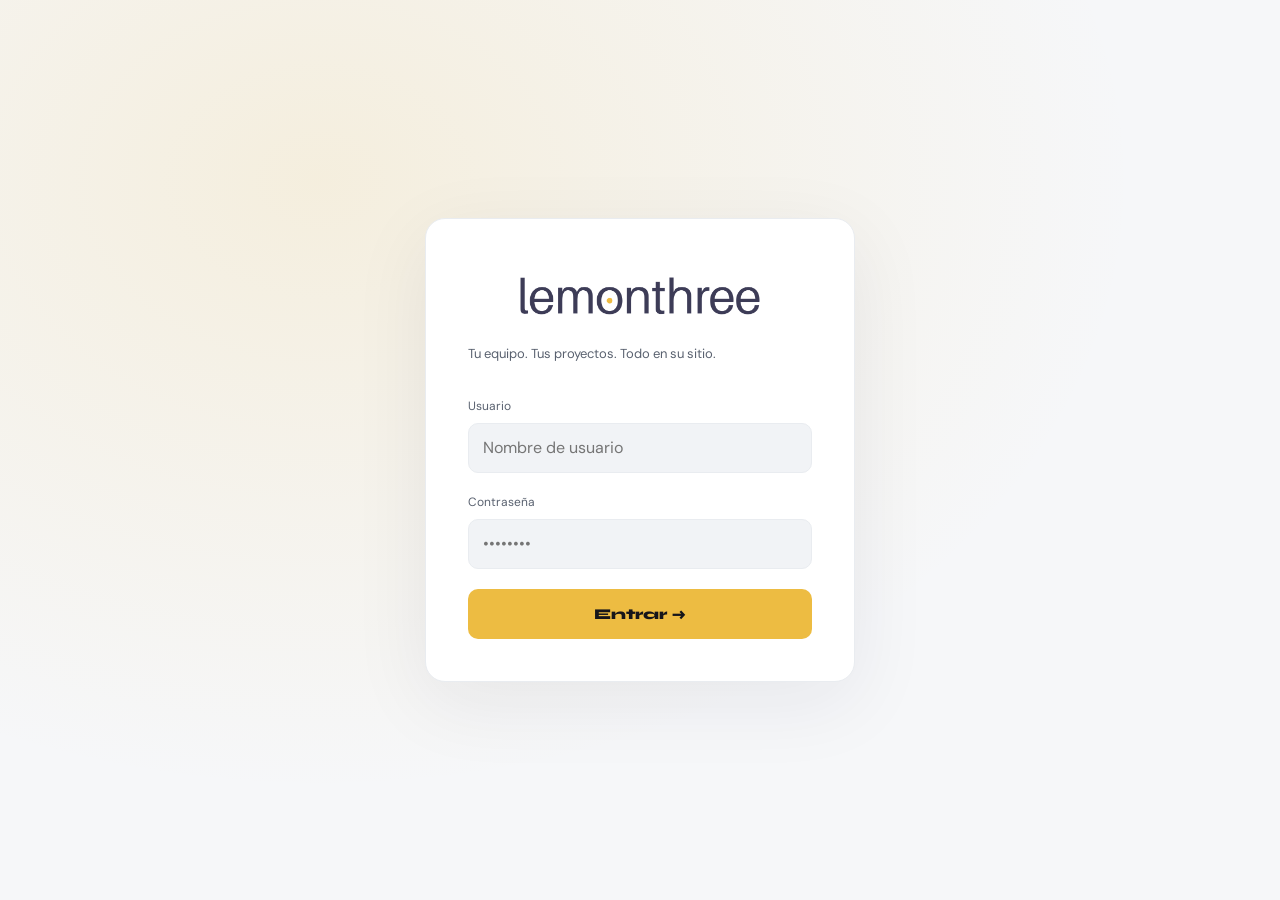
<file: index.html>
<!DOCTYPE html>
<html lang="es" data-theme="light">
<head>
<meta charset="UTF-8"/>
<meta name="viewport" content="width=device-width,initial-scale=1,viewport-fit=cover"/>
<meta name="mobile-web-app-capable" content="yes"/>
<meta name="apple-mobile-web-app-capable" content="yes"/>
<meta name="apple-mobile-web-app-status-bar-style" content="black-translucent"/>
<meta http-equiv="Cache-Control" content="no-cache,no-store,must-revalidate"/>
<title>lemonthree — Tracker</title>
<link rel="icon" type="image/png" href="./icon.png?v=2"/>
<link href="https://fonts.googleapis.com/css2?family=DM+Mono:wght@400;500&family=Syne:wght@700;800&family=DM+Sans:wght@400;500;600&display=swap" rel="stylesheet"/>
<style>
:root{
  --y:#F0BB3D;--yd:rgba(240,187,61,0.12);--yh:#e0ad30;
  --r:12px;--r2:8px;--tb:56px;--bn:62px;--sbi:env(safe-area-inset-bottom,0px)
}
[data-theme=dark]{
  --bg:#16161a;--bg2:#1e1e23;--bg3:#26262d;--bg4:#32323b;
  --tx:#f0efec;--tx2:#a8a5a0;--mu:#68665f;
  --bd:rgba(255,255,255,0.06);--bd2:rgba(255,255,255,0.11);
  --hv:rgba(255,255,255,0.04);--sh:rgba(0,0,0,0.55)
}
[data-theme=light]{
  --bg:#f2f1eb;--bg2:#ffffff;--bg3:#e9e8e2;--bg4:#d9d8d2;
  --tx:#1a1a1e;--tx2:#58564f;--mu:#96948d;
  --bd:rgba(0,0,0,0.07);--bd2:rgba(0,0,0,0.13);
  --hv:rgba(0,0,0,0.03);--sh:rgba(0,0,0,0.08)
}
*,*::before,*::after{box-sizing:border-box;margin:0;padding:0}
html{font-size:15px;-webkit-text-size-adjust:100%}
body{background:var(--bg);color:var(--tx);font-family:'DM Sans',sans-serif;min-height:100vh;overflow-x:hidden;-webkit-font-smoothing:antialiased;line-height:1.5}

/* LOGIN */
#loginScreen{
  position:fixed;inset:0;background:var(--bg);
  display:flex;align-items:center;justify-content:center;
  z-index:9999;padding:20px
}
.lc{width:100%;max-width:380px;background:var(--bg2);border:1px solid var(--bd2);border-radius:20px;padding:32px 28px}
.lc-logo{display:flex;align-items:center;gap:10px;margin-bottom:6px}
.lc-brand{font-family:'Syne',sans-serif;font-weight:800;font-size:20px;color:var(--tx)}
.lc-brand span{color:var(--y)}
.lc-sub{font-size:12px;color:var(--tx2);margin-bottom:26px}
.lc-label{font-family:'DM Mono',monospace;font-size:9px;letter-spacing:2px;text-transform:uppercase;color:var(--tx2);display:block;margin-bottom:8px}
.lc-who{display:flex;gap:8px;margin-bottom:16px;flex-wrap:wrap}
.who-btn{
  flex:1;padding:11px 4px;border-radius:var(--r2);
  border:1.5px solid var(--bd);background:var(--bg3);
  color:var(--tx2);font-family:'Syne',sans-serif;font-weight:700;font-size:14px;
  cursor:pointer;-webkit-appearance:none;transition:all .15s
}
.who-btn:hover{border-color:var(--y);color:var(--y)}
.who-btn.sel{border-color:var(--y);background:var(--yd);color:var(--y)}
.lc-input{
  width:100%;background:var(--bg3);border:1.5px solid var(--bd);border-radius:var(--r2);
  padding:12px 14px;color:var(--tx);font-family:'DM Sans',sans-serif;font-size:16px;
  outline:none;transition:border .15s;margin-bottom:10px;-webkit-appearance:none;display:block
}
.lc-input:focus{border-color:var(--y)}
.lc-btn{
  width:100%;background:var(--y);color:#16161a;border:none;
  padding:14px;border-radius:var(--r2);font-family:'Syne',sans-serif;
  font-weight:800;font-size:15px;cursor:pointer;-webkit-appearance:none;transition:all .15s
}
.lc-btn:disabled{opacity:.35;cursor:not-allowed}
.lc-btn:not(:disabled):active{background:var(--yh)}
.lc-error{
  font-size:12px;color:#e74c3c;background:rgba(231,76,60,0.1);
  border-radius:var(--r2);padding:10px 13px;margin-top:10px;display:none;text-align:center
}

/* ADMIN PANEL */
.adm-wrap{max-width:820px;margin:0 auto}
.adm-title{font-family:'Syne',sans-serif;font-weight:700;font-size:18px;color:var(--tx);margin-bottom:20px;display:flex;align-items:center;justify-content:space-between;gap:12px}
.adm-card{background:var(--bg2);border:1px solid var(--bd);border-radius:12px;overflow:hidden;margin-bottom:16px}
.adm-table{width:100%;border-collapse:collapse;font-size:13px}
.adm-table th{text-align:left;font-family:'DM Mono',monospace;font-size:9px;letter-spacing:2px;text-transform:uppercase;color:var(--mu);padding:10px 12px;border-bottom:1px solid var(--bd);background:var(--bg3)}
.adm-table td{padding:10px 12px;border-bottom:1px solid var(--bd2);color:var(--tx);vertical-align:middle}
.adm-table tr:last-child td{border-bottom:none}
.adm-perm{display:inline-flex;align-items:center;justify-content:center;width:24px;height:24px;border-radius:5px;background:var(--bg3);border:1px solid var(--bd);cursor:pointer;font-size:9px;font-family:'DM Mono',monospace;transition:all .12s;-webkit-tap-highlight-color:transparent;user-select:none}
.adm-perm.on{background:var(--yd);border-color:var(--y);color:var(--y);font-weight:700}
.adm-perms{display:flex;gap:4px;flex-wrap:wrap;align-items:center}
.adm-add-btn{background:var(--y);color:#16161a;border:none;padding:9px 18px;border-radius:var(--r2);font-family:'Syne',sans-serif;font-weight:700;font-size:12px;cursor:pointer;-webkit-appearance:none;transition:all .15s}
.adm-del-btn{background:none;border:1px solid var(--bd);color:var(--tx2);padding:5px 10px;border-radius:6px;font-size:11px;cursor:pointer;transition:all .12s;font-family:'DM Sans',sans-serif}
.adm-del-btn:hover{border-color:#e74c3c;color:#e74c3c}
.adm-pwd-btn{background:none;border:1px solid var(--bd);color:var(--tx2);padding:5px 10px;border-radius:6px;font-size:11px;cursor:pointer;transition:all .12s;margin-right:4px;font-family:'DM Sans',sans-serif}
.adm-pwd-btn:hover{border-color:var(--y);color:var(--y)}
.adm-tag-admin{background:rgba(240,187,61,.15);color:var(--y);border:1px solid rgba(240,187,61,.3);border-radius:4px;padding:2px 7px;font-size:9px;font-weight:600;font-family:'DM Mono',monospace;display:inline-block;margin-top:2px}

/* APP */
#app{display:none;flex-direction:column;min-height:100vh}

/* TOPBAR */
.tb{
  background:var(--bg2);border-bottom:1px solid var(--bd);
  height:var(--tb);display:flex;align-items:center;
  padding:0 14px;position:sticky;top:0;z-index:200;gap:8px;flex-shrink:0
}
.tb-logo{display:flex;align-items:center;gap:8px;flex-shrink:0}
.tb-dot{width:7px;height:7px;background:#27ae60;border-radius:50%;animation:blink 2.5s infinite}
@keyframes blink{0%,100%{opacity:1}50%{opacity:.3}}
.tb-brand{font-family:'Syne',sans-serif;font-weight:800;font-size:16px;color:var(--tx)}
.tb-brand span{color:var(--y)}
.tb-mid{flex:1;display:flex;justify-content:center;padding:0 10px}
@media(max-width:600px){.tb-mid{display:none}}
.search-wrap{position:relative;width:100%;max-width:320px}
.search-ico{position:absolute;left:10px;top:50%;transform:translateY(-50%);color:var(--mu);pointer-events:none}
.search-ico svg{width:13px;height:13px;display:block}
.search-inp{
  width:100%;background:var(--bg3);border:1px solid var(--bd);border-radius:var(--r2);
  padding:8px 30px 8px 30px;color:var(--tx);font-family:'DM Sans',sans-serif;
  font-size:13px;outline:none;-webkit-appearance:none;transition:border .15s
}
.search-inp:focus{border-color:var(--y)}
.search-x{position:absolute;right:8px;top:50%;transform:translateY(-50%);background:none;border:none;color:var(--mu);cursor:pointer;font-size:13px;display:none;line-height:1}
.search-x.on{display:block}
.tb-right{display:flex;align-items:center;gap:5px;flex-shrink:0}
.dbg{font-family:'DM Mono',monospace;font-size:10px;color:var(--tx2);background:var(--bg3);padding:4px 9px;border-radius:20px}
@media(max-width:480px){.dbg{display:none}}
.ico-btn{
  background:var(--bg3);border:1px solid var(--bd);color:var(--tx2);
  padding:7px;border-radius:var(--r2);cursor:pointer;display:flex;align-items:center;justify-content:center;
  -webkit-appearance:none;-webkit-tap-highlight-color:transparent;transition:all .12s
}
.ico-btn:hover,.ico-btn:active{border-color:var(--y);color:var(--y);background:var(--yd)}
.ico-btn svg{width:15px;height:15px;display:block}
@media(max-width:600px){.tb-d{display:none}}
.add-btn{
  background:var(--y);color:#16161a;border:none;padding:8px 16px;
  border-radius:var(--r2);font-family:'Syne',sans-serif;font-weight:700;font-size:12px;
  cursor:pointer;-webkit-appearance:none;transition:all .15s;white-space:nowrap
}
.add-btn:active{background:var(--yh)}
@media(max-width:768px){.add-btn{display:none}}
.user-chip{
  display:flex;align-items:center;gap:5px;background:var(--bg3);border:1px solid var(--bd);
  padding:4px 9px 4px 4px;border-radius:20px;cursor:pointer;font-size:12px;font-weight:600;
  color:var(--tx);-webkit-tap-highlight-color:transparent
}
.av{width:22px;height:22px;border-radius:50%;display:flex;align-items:center;justify-content:center;font-family:'Syne',sans-serif;font-weight:800;font-size:9px;flex-shrink:0}
.av-C{background:var(--y);color:#16161a}
.av-M{background:var(--bg4);color:var(--tx);border:1px solid var(--bd2)}
.av-D{background:var(--tx2);color:var(--bg)}
.av-A{background:#8e44ad;color:#fff}

/* LAYOUT */
.wrap{display:flex;flex:1;overflow:hidden}

/* SIDEBAR */
.sb{width:216px;background:var(--bg2);border-right:1px solid var(--bd);padding:18px 0;flex-shrink:0;overflow-y:auto;height:calc(100vh - var(--tb))}
@media(max-width:768px){.sb{display:none}}
.sb-sec{padding:0 10px;margin-bottom:20px}
.sb-head{
  font-family:'DM Mono',monospace;font-size:9px;letter-spacing:2px;
  text-transform:uppercase;color:var(--mu);padding:0 8px;margin-bottom:5px;
  display:flex;align-items:center;justify-content:space-between
}
.sb-add{color:var(--y);font-size:13px;cursor:pointer;padding:2px 3px;border-radius:3px;line-height:1}
.sb-item,.sb-mem,.sb-mon,.sb-cli{
  display:flex;align-items:center;gap:7px;padding:8px 9px;border-radius:var(--r2);
  cursor:pointer;font-size:13px;color:var(--tx2);transition:all .1s;margin-bottom:1px;
  -webkit-tap-highlight-color:transparent
}
.sb-item:hover,.sb-mem:hover,.sb-mon:hover,.sb-cli:hover{background:var(--hv);color:var(--tx)}
.sb-item.on,.sb-mem.on,.sb-mon.on,.sb-cli.on{background:var(--yd);color:var(--y);font-weight:500}
.sb-mon{font-family:'DM Mono',monospace;font-size:11px;justify-content:space-between}
.sb-cli{font-size:12px;justify-content:space-between}
.sb-mini-av{width:24px;height:24px;border-radius:50%;display:flex;align-items:center;justify-content:center;font-family:'Syne',sans-serif;font-weight:800;font-size:10px;flex-shrink:0}
.sb-cnt{background:var(--bg3);border-radius:10px;padding:2px 7px;font-size:10px;color:var(--mu);flex-shrink:0}
.sb-cli-name{overflow:hidden;text-overflow:ellipsis;white-space:nowrap;flex:1}

/* MAIN */
.main{flex:1;overflow-y:auto;padding:16px;padding-bottom:calc(var(--bn) + var(--sbi) + 70px)}
@media(min-width:769px){.main{padding:20px 24px 40px}}

/* BOTTOM NAV */
.bnav{
  display:none;position:fixed;bottom:0;left:0;right:0;
  background:var(--bg2);border-top:1px solid var(--bd);
  height:calc(var(--bn) + var(--sbi));padding-bottom:var(--sbi);
  z-index:200;align-items:center
}
@media(max-width:768px){.bnav{display:flex}}
.bn-i{display:flex;flex-direction:column;align-items:center;gap:3px;padding:7px 0;cursor:pointer;flex:1;-webkit-tap-highlight-color:transparent}
.bn-i .bi{font-size:19px;color:var(--tx2);transition:color .1s}
.bn-i .bl{font-family:'DM Mono',monospace;font-size:8px;color:var(--mu);text-transform:uppercase}
.bn-i.on .bi,.bn-i.on .bl{color:var(--y)}

/* FAB */
.fab{
  display:none;position:fixed;bottom:calc(var(--bn) + var(--sbi) + 12px);right:16px;
  width:52px;height:52px;background:var(--y);border-radius:50%;border:none;
  font-size:26px;color:#16161a;box-shadow:0 4px 18px rgba(240,187,61,.45);
  z-index:201;align-items:center;justify-content:center;cursor:pointer;
  -webkit-tap-highlight-color:transparent;transition:transform .12s
}
.fab:active{transform:scale(.92)}
@media(max-width:768px){.fab{display:flex}}

/* STATS */
.stats{display:grid;grid-template-columns:repeat(2,1fr);gap:9px;margin-bottom:16px}
@media(min-width:860px){.stats{grid-template-columns:repeat(4,1fr)}}
.sc{background:var(--bg2);border:1px solid var(--bd);border-radius:var(--r);padding:14px 16px}
.sc-lbl{font-family:'DM Mono',monospace;font-size:9px;letter-spacing:2px;color:var(--mu);text-transform:uppercase;margin-bottom:6px}
.sc-val{font-family:'Syne',sans-serif;font-size:30px;font-weight:800;color:var(--tx);line-height:1}
.sc-val.hi{color:var(--y)}
.sc-sub{font-size:11px;color:var(--tx2);margin-top:3px}
.pbar{display:flex;align-items:center;gap:6px;margin-bottom:5px}
.pbar-name{font-size:11px;color:var(--tx);width:48px;overflow:hidden;text-overflow:ellipsis;white-space:nowrap;font-weight:500}
.pbar-track{flex:1;background:var(--bd);border-radius:4px;height:4px}
.pbar-fill{height:4px;border-radius:4px;background:var(--y);transition:width .4s}
.pbar-n{font-family:'DM Mono',monospace;font-size:10px;color:var(--tx2);width:18px;text-align:right}

/* FILTER BAR */
.fbar{display:flex;gap:5px;margin-bottom:13px;overflow-x:auto;-webkit-overflow-scrolling:touch;padding-bottom:2px;flex-wrap:nowrap}
.fbar
/* LEADS */
.leads-grid{display:grid;grid-template-columns:repeat(auto-fill,minmax(280px,1fr));gap:11px;margin-bottom:16px}
.lead-card{background:var(--bg2);border:1px solid var(--bd);border-radius:var(--r);padding:16px 18px;position:relative;overflow:hidden;transition:all .12s}
.lead-card:hover{transform:translateY(-2px);box-shadow:0 7px 24px var(--sh)}
.lead-card::before{content:'';position:absolute;top:0;left:0;width:3px;height:100%}
.lc-contactado::before{background:#5dade2}
.lc-reunion::before{background:var(--y)}
.lc-propuesta::before{background:#e67e22}
.lc-aprobado::before{background:#27ae60}
.lc-rechazado::before{background:#e74c3c}
.lead-name{font-family:'Syne',sans-serif;font-weight:700;font-size:15px;color:var(--tx);margin-bottom:2px}
.lead-empresa{font-size:12px;color:var(--tx2);margin-bottom:10px}
.lead-estado{display:inline-flex;align-items:center;padding:4px 10px;border-radius:20px;font-size:10px;font-weight:700;white-space:nowrap;margin-bottom:10px}
.le-contactado{background:rgba(93,173,226,.16);color:#5dade2}
.le-reunion{background:rgba(240,187,61,.16);color:var(--y)}
.le-propuesta{background:rgba(230,126,34,.16);color:#e67e22}
.le-aprobado{background:rgba(39,174,96,.16);color:#27ae60}
.le-rechazado{background:rgba(231,76,60,.16);color:#e74c3c}
.lead-meta{display:flex;flex-direction:column;gap:5px;padding-top:10px;border-top:1px solid var(--bd)}
.lead-meta-row{display:flex;align-items:center;gap:6px;font-size:11px;color:var(--tx2)}
.lead-meta-row svg{width:11px;height:11px;flex-shrink:0;color:var(--mu)}
.lead-importe{font-family:'Syne',sans-serif;font-weight:700;font-size:13px;color:var(--y)}
.lead-actions{display:flex;gap:2px;position:absolute;top:12px;right:12px}

::-webkit-scrollbar{display:none}
.fb-label{font-family:'DM Mono',monospace;font-size:9px;color:var(--mu);letter-spacing:1.5px;text-transform:uppercase;white-space:nowrap;flex-shrink:0;align-self:center;padding:0 2px}
.chip{
  padding:5px 12px;border-radius:20px;font-size:11px;
  border:1px solid var(--bd);background:transparent;color:var(--tx2);
  cursor:pointer;white-space:nowrap;flex-shrink:0;
  -webkit-appearance:none;-webkit-tap-highlight-color:transparent;transition:all .1s
}
.chip.on{background:var(--y);color:#16161a;border-color:var(--y);font-weight:600}
@media(max-width:768px){.chip-d{display:none}.fb-label-d{display:none}}

/* SECTION HEADER */
.sh{display:flex;align-items:center;justify-content:space-between;margin-bottom:11px;flex-wrap:wrap;gap:6px}
.st{font-family:'Syne',sans-serif;font-weight:700;font-size:16px;color:var(--tx);display:flex;align-items:center;gap:7px}
.st::before{content:'';width:3px;height:16px;background:var(--y);border-radius:2px}
.sm-btn{background:var(--y);color:#16161a;border:none;padding:7px 14px;border-radius:var(--r2);font-family:'Syne',sans-serif;font-weight:700;font-size:11px;cursor:pointer;-webkit-appearance:none}
@media(max-width:768px){.sm-btn-d{display:none}}

/* TABLE */
.tbl-wrap{background:var(--bg2);border:1px solid var(--bd);border-radius:var(--r);overflow:hidden;margin-bottom:16px}
.tbl-scroll{overflow-x:auto;-webkit-overflow-scrolling:touch}
table{width:100%;border-collapse:collapse;min-width:800px}
thead th{background:var(--bg);font-family:'DM Mono',monospace;font-size:8px;letter-spacing:1.5px;text-transform:uppercase;color:var(--mu);padding:11px 12px;text-align:left;border-bottom:1px solid var(--bd);font-weight:500;white-space:nowrap}
tbody tr{border-bottom:1px solid var(--bd);transition:background .08s}
tbody tr:hover{background:var(--hv)}
tbody tr:last-child{border-bottom:none}
td{padding:10px 12px;vertical-align:middle}
.td-name{font-weight:600;color:var(--tx);font-size:13px;line-height:1.3;min-width:140px}
.td-act{display:flex;align-items:center;gap:1px;justify-content:flex-end}
.ib{background:none;border:none;cursor:pointer;color:var(--mu);padding:5px;border-radius:5px;transition:all .1s;-webkit-tap-highlight-color:transparent;display:inline-flex;align-items:center;justify-content:center}
.ib:hover{background:var(--hv);color:var(--tx)}
.ib.d:hover{background:rgba(231,76,60,.1);color:#e74c3c}
.ib svg{width:13px;height:13px;display:block}
.mg-row td{background:rgba(240,187,61,.04);padding:6px 12px;border-bottom:1px solid var(--bd)!important}
.mg-lbl{font-family:'Syne',sans-serif;font-weight:700;font-size:10px;letter-spacing:1.5px;color:var(--y);text-transform:uppercase}
.empty-row td{text-align:center;padding:44px;color:var(--tx2);font-size:13px}
@media(max-width:768px){.tbl-wrap{display:none}}

/* CARDS */
.cards{display:none;flex-direction:column;gap:9px;margin-bottom:14px}
@media(max-width:768px){.cards{display:flex}}
.card{background:var(--bg2);border:1px solid var(--bd);border-radius:var(--r);padding:13px 13px 13px 16px;position:relative;overflow:hidden}
.card::before{content:'';position:absolute;top:0;left:0;width:3px;height:100%;background:var(--y)}
.card-top{display:flex;align-items:flex-start;justify-content:space-between;gap:8px;margin-bottom:8px}
.card-name{font-weight:700;color:var(--tx);font-size:14px;line-height:1.3;flex:1}
.card-acts{display:flex;gap:1px;flex-shrink:0}
.card-badges{display:flex;flex-wrap:wrap;gap:4px;margin-bottom:9px}
.card-desc{font-size:12px;color:var(--tx2);line-height:1.5;margin-bottom:9px;padding-top:8px;border-top:1px solid var(--bd)}
.card-grid{display:grid;grid-template-columns:1fr 1fr;gap:7px;padding-top:9px;border-top:1px solid var(--bd)}
.card-field{display:flex;flex-direction:column;gap:2px}
.card-lbl{font-family:'DM Mono',monospace;font-size:8px;letter-spacing:1px;color:var(--mu);text-transform:uppercase}

/* BADGES / STATUS */
.badge{display:inline-flex;align-items:center;gap:4px;padding:4px 10px 4px 5px;border-radius:20px;font-size:11px;font-weight:500;white-space:nowrap}
.badge-C{background:rgba(240,187,61,.14);color:var(--y)}
.badge-M{background:var(--hv);color:var(--tx2)}
.badge-D{background:rgba(180,178,174,.14);color:var(--tx2)}
.badge-A{background:rgba(142,68,173,.14);color:#8e44ad}
.badge-x{background:var(--hv);color:var(--tx2)}
.status{display:inline-flex;align-items:center;gap:3px;padding:4px 10px;border-radius:20px;font-size:10px;font-weight:600;white-space:nowrap;cursor:pointer;-webkit-tap-highlight-color:transparent;transition:opacity .1s}
.status:active{opacity:.7}
.s-live{background:rgba(39,174,96,.16);color:#2ecc71}
.s-wip{background:rgba(240,187,61,.16);color:var(--y)}
.s-rev{background:rgba(52,152,219,.16);color:#5dade2}
.s-plan{background:rgba(90,90,100,.28);color:#aaa}
.s-ong{background:rgba(52,152,219,.16);color:#5dade2}
.s-hold{background:rgba(231,76,60,.16);color:#e74c3c}
.s-done{background:rgba(30,132,73,.16);color:#27ae60}
.s-none{background:var(--hv);color:var(--tx2)}
.pri{display:inline-flex;align-items:center;gap:3px;padding:4px 9px;border-radius:20px;font-size:10px;font-weight:700;cursor:pointer;-webkit-tap-highlight-color:transparent;transition:opacity .1s}
.pri:active{opacity:.7}
.pri-h{background:rgba(231,76,60,.16);color:#e74c3c}
.pri-m{background:rgba(240,187,61,.16);color:#F0BB3D}
.pri-l{background:rgba(39,174,96,.16);color:#27ae60}
.dt{font-family:'DM Mono',monospace;font-size:10px;color:var(--tx2);white-space:nowrap}
.mon-tag{font-family:'DM Mono',monospace;font-size:9px;background:var(--hv);color:var(--tx2);padding:3px 7px;border-radius:4px}
.ms-dot{color:var(--y);font-size:9px;margin-left:2px}
.cli-tag{display:inline-block;padding:3px 8px;border-radius:20px;font-size:9px;background:rgba(52,152,219,.13);color:#5dade2;white-space:nowrap;font-weight:500;max-width:120px;overflow:hidden;text-overflow:ellipsis}
.link-a{color:var(--y);font-size:10px;text-decoration:none;font-weight:500;display:inline-flex;align-items:center;gap:2px}
.rel-badge{display:inline-block;font-family:'DM Mono',monospace;font-size:8px;padding:2px 5px;border-radius:4px;margin-left:4px;font-weight:600;white-space:nowrap}
.rel-od{background:rgba(231,76,60,.18);color:#e74c3c}
.rel-td{background:rgba(231,76,60,.14);color:#e74c3c}
.rel-sn{background:rgba(240,187,61,.18);color:#F0BB3D}
.rel-wk{background:rgba(52,152,219,.14);color:#5dade2}

/* INLINE EDIT */
.ed{cursor:pointer;border-radius:4px;padding:2px 4px;margin:-2px -4px;display:inline-flex;align-items:center;-webkit-tap-highlight-color:transparent;transition:background .1s}
.ed:hover,.ed:active{background:var(--hv)}
.ed:hover::after{content:'✎';font-size:8px;color:var(--mu);margin-left:2px}
.ed-add{color:var(--mu);cursor:pointer;padding:3px 8px;border-radius:4px;border:1px dashed var(--bd2);font-family:'DM Mono',monospace;font-size:9px;white-space:nowrap;-webkit-tap-highlight-color:transparent;display:inline-block;transition:all .1s}
.ed-add:hover,.ed-add:active{border-color:var(--y);color:var(--y)}

/* POPOVER */
.pop{position:fixed;background:var(--bg3);border:1px solid var(--bd2);border-radius:var(--r);padding:7px;box-shadow:0 14px 44px var(--sh);z-index:600;display:none;min-width:190px;max-width:280px}
.pop.on{display:block}
.pop-title{font-family:'DM Mono',monospace;font-size:8px;letter-spacing:1.5px;color:var(--mu);text-transform:uppercase;padding:3px 8px 8px;border-bottom:1px solid var(--bd);margin-bottom:5px}
.pop-opt{padding:10px 11px;border-radius:var(--r2);cursor:pointer;font-size:13px;display:flex;align-items:center;gap:7px;-webkit-tap-highlight-color:transparent;transition:background .08s}
.pop-opt:hover,.pop-opt:active{background:var(--hv)}
.pop-opt.on{background:var(--yd)}
.pop-inp{background:var(--bg);border:1px solid var(--bd);border-radius:var(--r2);padding:9px 11px;color:var(--tx);font-family:'DM Sans',sans-serif;font-size:13px;outline:none;width:100%;margin-bottom:7px;-webkit-appearance:none;transition:border .12s}
.pop-inp:focus{border-color:var(--y)}
.pop-btn{background:var(--y);color:#16161a;border:none;padding:9px 13px;border-radius:var(--r2);font-family:'Syne',sans-serif;font-weight:700;font-size:12px;cursor:pointer;width:100%;-webkit-appearance:none}
.pop-row{display:flex;gap:5px;margin-top:5px}
.pop-row .pop-btn{flex:1}
.pop-cancel{flex:1;background:none;border:1px solid var(--bd2);color:var(--tx2);padding:9px;border-radius:var(--r2);font-family:'DM Sans',sans-serif;font-size:12px;cursor:pointer;-webkit-appearance:none}
.pop-chk{display:flex;align-items:center;gap:9px;padding:9px 11px;border-radius:var(--r2);cursor:pointer;font-size:13px;-webkit-tap-highlight-color:transparent;transition:background .08s}
.pop-chk:hover,.pop-chk:active{background:var(--hv)}
.pop-chk input{width:17px;height:17px;accent-color:var(--y);flex-shrink:0}

/* KANBAN */
.kb{display:grid;grid-template-columns:repeat(auto-fill,minmax(230px,1fr));gap:11px;margin-bottom:16px;align-items:start}
@media(max-width:580px){.kb{grid-template-columns:1fr}}
.kb-col{background:var(--bg2);border:1px solid var(--bd);border-radius:var(--r);overflow:hidden}
.kb-hdr{padding:11px 13px;font-family:'Syne',sans-serif;font-weight:700;font-size:11px;display:flex;align-items:center;justify-content:space-between;border-bottom:1px solid var(--bd)}
.kb-cnt{font-family:'DM Mono',monospace;font-size:9px;background:var(--hv);padding:2px 7px;border-radius:9px;color:var(--tx2);font-weight:400}
.kb-body{padding:9px;display:flex;flex-direction:column;gap:7px;min-height:54px}
.kb-empty{text-align:center;padding:13px;color:var(--mu);font-size:10px;opacity:.5}
.kb-card{background:var(--bg3);border:1px solid var(--bd);border-radius:var(--r2);padding:11px;cursor:pointer;-webkit-tap-highlight-color:transparent;transition:all .12s}
.kb-card:hover,.kb-card:active{background:var(--bg4);border-color:rgba(240,187,61,.2);transform:translateY(-1px)}
.kb-card-name{font-weight:600;color:var(--tx);font-size:12px;line-height:1.3;margin-bottom:7px}
.kb-meta{display:flex;flex-wrap:wrap;gap:4px;margin-bottom:7px}
.kb-foot{display:flex;align-items:center;justify-content:space-between;padding-top:7px;border-top:1px solid var(--bd)}

/* MILESTONES */
.ms-grid{display:grid;grid-template-columns:repeat(auto-fill,minmax(230px,1fr));gap:11px;margin-bottom:16px}
.ms-card{background:var(--bg2);border:1px solid var(--bd);border-radius:var(--r);padding:15px 17px;position:relative;overflow:hidden;transition:all .12s}
.ms-card:hover{transform:translateY(-2px);box-shadow:0 7px 24px var(--sh)}
.ms-card::before{content:'';position:absolute;top:0;left:0;width:4px;height:100%;background:var(--y)}
.ms-card.done::before{background:#1e8449}
.ms-card.hold::before{background:#e74c3c}
.ms-name{font-weight:600;color:var(--tx);margin-bottom:9px;font-size:13px;line-height:1.4}
.ms-row{display:flex;align-items:center;justify-content:space-between}

/* CALENDAR */
.cal-top{display:flex;align-items:center;justify-content:space-between;margin-bottom:13px;flex-wrap:wrap;gap:8px}
.cal-nav{display:flex;align-items:center;gap:7px}
.cal-nbtn{background:var(--bg3);border:1px solid var(--bd);color:var(--tx2);padding:7px 11px;border-radius:var(--r2);cursor:pointer;font-size:15px;-webkit-appearance:none;-webkit-tap-highlight-color:transparent;transition:all .1s}
.cal-nbtn:hover,.cal-nbtn:active{border-color:var(--y);color:var(--y)}
.cal-mlbl{font-family:'Syne',sans-serif;font-weight:700;font-size:16px;color:var(--tx);min-width:140px;text-align:center}
.cal-grid{display:grid;grid-template-columns:repeat(7,1fr);gap:1px;background:var(--bg3);border-radius:var(--r);overflow:hidden;border:1px solid var(--bd)}
.cal-dow{background:var(--bg);font-family:'DM Mono',monospace;font-size:8px;text-transform:uppercase;color:var(--mu);padding:9px 3px;text-align:center}
.cal-day{background:var(--bg2);min-height:70px;padding:5px 3px;display:flex;flex-direction:column;gap:2px}
@media(max-width:480px){.cal-day{min-height:44px;padding:3px 2px}}
.cal-day.out{opacity:.3}
.cal-day.tod{background:rgba(240,187,61,.05);outline:1px solid rgba(240,187,61,.28);outline-offset:-1px}
.cal-num{font-family:'DM Mono',monospace;font-size:10px;color:var(--tx2);margin-bottom:1px}
.cal-day.tod .cal-num{color:var(--y);font-weight:700}
.cal-pill{padding:2px 4px;border-radius:3px;font-size:8px;font-weight:500;cursor:pointer;overflow:hidden;text-overflow:ellipsis;white-space:nowrap;line-height:1.4;-webkit-tap-highlight-color:transparent}
.cal-pill.ps{background:rgba(240,187,61,.22);color:var(--y);border-left:2px solid var(--y)}
.cal-pill.pe{background:rgba(231,76,60,.18);color:#e74c3c;border-left:2px solid #e74c3c}
.cal-pill.pr{background:rgba(52,152,219,.13);color:#5dade2;border-left:2px solid #5dade2}
.cal-more{font-size:8px;color:var(--mu);font-family:'DM Mono',monospace}
.cal-legend{display:flex;gap:12px;flex-wrap:wrap;margin-top:9px;font-size:10px;color:var(--tx2)}
.cal-leg-i{display:flex;align-items:center;gap:4px}
.cal-leg-dot{width:9px;height:9px;border-radius:2px;flex-shrink:0}

/* DONE VIEW */
.done-empty{text-align:center;padding:54px 20px;color:var(--tx2)}
.done-empty .ico{font-size:42px;margin-bottom:12px;opacity:.25}
.done-empty .ttl{font-size:15px;color:var(--tx);font-weight:600;margin-bottom:5px}

/* CLIENT PROFILES */
.ficha-grid{display:grid;grid-template-columns:repeat(auto-fill,minmax(230px,1fr));gap:11px;margin-bottom:16px}
.ficha-card{background:var(--bg2);border:1px solid var(--bd);border-radius:var(--r);padding:15px 17px;cursor:pointer;transition:all .12s;position:relative;overflow:hidden}
.ficha-card::before{content:'';position:absolute;top:0;left:0;width:3px;height:100%;background:var(--y)}
.ficha-card:hover{transform:translateY(-2px);box-shadow:0 7px 24px var(--sh);border-color:rgba(240,187,61,.22)}
.ficha-av{width:40px;height:40px;border-radius:50%;background:var(--y);display:flex;align-items:center;justify-content:center;font-family:'Syne',sans-serif;font-weight:800;font-size:15px;color:#16161a;flex-shrink:0}
.ficha-name{font-family:'Syne',sans-serif;font-weight:700;font-size:14px;color:var(--tx)}
.ficha-stats{display:flex;gap:7px;margin-top:11px;padding-top:11px;border-top:1px solid var(--bd)}
.ficha-stat{flex:1;text-align:center}
.ficha-stat-val{font-family:'Syne',sans-serif;font-weight:700;font-size:15px;color:var(--tx)}
.ficha-stat-lbl{font-family:'DM Mono',monospace;font-size:8px;color:var(--mu);text-transform:uppercase;letter-spacing:1px;margin-top:1px}
/* Detail */
.fd-back{display:flex;align-items:center;gap:7px;cursor:pointer;color:var(--tx2);font-size:12px;margin-bottom:14px;-webkit-tap-highlight-color:transparent;width:fit-content}
.fd-back:hover{color:var(--y)}
.fd-header{background:var(--bg2);border:1px solid var(--bd);border-radius:var(--r);padding:18px 20px;margin-bottom:12px}
.fd-top{display:flex;align-items:center;gap:12px;margin-bottom:14px}
.fd-nome{font-family:'Syne',sans-serif;font-weight:800;font-size:19px;color:var(--tx);margin-bottom:3px}
.fd-sub-txt{font-size:12px;color:var(--tx2)}
.fd-active{font-size:10px;padding:4px 10px;border-radius:20px;font-weight:600;background:rgba(39,174,96,.16);color:#27ae60}
.fd-contacts{display:grid;grid-template-columns:repeat(3,1fr);gap:9px}
@media(max-width:560px){.fd-contacts{grid-template-columns:1fr 1fr}}
.fd-box{background:var(--bg3);border-radius:var(--r2);padding:9px 11px}
.fd-box-lbl{font-family:'DM Mono',monospace;font-size:8px;letter-spacing:1px;color:var(--mu);text-transform:uppercase;margin-bottom:3px}
.fd-box-val{font-size:12px;font-weight:600;color:var(--tx);overflow:hidden;text-overflow:ellipsis;white-space:nowrap}
.fd-section{background:var(--bg2);border:1px solid var(--bd);border-radius:var(--r);padding:16px 18px;margin-bottom:12px}
.fd-sec-head{font-family:'DM Mono',monospace;font-size:8px;letter-spacing:2px;color:var(--mu);text-transform:uppercase;margin-bottom:13px;display:flex;align-items:center;justify-content:space-between}
.fd-kpis{display:grid;grid-template-columns:repeat(3,1fr);gap:9px;margin-bottom:13px}
@media(max-width:480px){.fd-kpis{grid-template-columns:1fr 1fr}}
.fd-kpi{background:var(--bg3);border-radius:var(--r2);padding:11px 13px}
.fd-kpi-val{font-family:'Syne',sans-serif;font-weight:700;font-size:20px;color:var(--tx);line-height:1}
.fd-kpi-val.warn{color:#e67e22}
.fd-kpi-lbl{font-size:10px;color:var(--tx2);margin-top:3px}
.fd-box-edit{width:100%;background:var(--bg);border:1.5px solid var(--y);border-radius:var(--r2);padding:6px 8px;color:var(--tx);font-family:'DM Sans',sans-serif;font-size:12px;outline:none;-webkit-appearance:none;margin-top:2px}
.fd-box-edit-wrap{display:flex;gap:5px;margin-top:2px}
.fd-box-edit-wrap .fd-box-edit{flex:1}
.fd-save-btn{background:var(--y);color:#16161a;border:none;padding:5px 10px;border-radius:var(--r2);font-family:'Syne',sans-serif;font-weight:700;font-size:11px;cursor:pointer;white-space:nowrap}
.fd-box-trigger{cursor:pointer;display:flex;align-items:center;gap:4px}
.fd-box-trigger:hover .fd-box-val{color:var(--y)}
.fd-box-trigger::after{content:'✎';font-size:9px;color:var(--mu);opacity:0;transition:opacity .15s}
.fd-box-trigger:hover::after{opacity:1}

.inv-row{display:flex;align-items:center;gap:8px;padding:9px 11px;background:var(--bg3);border-radius:var(--r2);margin-bottom:5px}
.inv-info{flex:1;min-width:0}
.inv-concept{font-size:12px;font-weight:600;color:var(--tx);overflow:hidden;text-overflow:ellipsis;white-space:nowrap}
.inv-meta{font-size:10px;color:var(--tx2);margin-top:1px}
.inv-right{display:flex;align-items:center;gap:7px;flex-shrink:0}
.inv-amt{font-size:13px;font-weight:700;color:var(--tx)}
.inv-st{font-size:9px;padding:3px 8px;border-radius:20px;font-weight:600;white-space:nowrap}
.inv-st.p{background:rgba(230,126,34,.16);color:#e67e22}
.inv-st.e{background:rgba(52,152,219,.16);color:#5dade2}
.inv-st.ok{background:rgba(39,174,96,.16);color:#27ae60}
.task-mini{display:flex;align-items:center;gap:8px;padding:8px 11px;background:var(--bg3);border-left:3px solid var(--y);border-radius:0 var(--r2) var(--r2) 0;margin-bottom:5px}
.task-mini-name{font-size:12px;font-weight:600;color:var(--tx);flex:1;overflow:hidden;text-overflow:ellipsis;white-space:nowrap}
.nota-card{background:var(--bg3);border-radius:var(--r2);padding:11px 13px;margin-bottom:7px}
.nota-hdr{display:flex;align-items:center;justify-content:space-between;margin-bottom:4px}
.nota-author{font-family:'Syne',sans-serif;font-weight:700;font-size:11px;color:var(--y)}
.nota-date{font-family:'DM Mono',monospace;font-size:9px;color:var(--mu)}
.nota-body{font-size:12px;color:var(--tx);line-height:1.5}

/* HIGHLIGHT NEW */
@keyframes hlnew{0%{background:rgba(240,187,61,.16)}100%{background:transparent}}
.new-hl td{animation:hlnew 2.5s ease forwards}
.new-hl{animation:hlnew 2.5s ease forwards}

/* MODAL */
.ov{
  position:fixed;inset:0;background:rgba(0,0,0,.72);
  backdrop-filter:blur(7px);-webkit-backdrop-filter:blur(7px);
  z-index:400;display:flex;align-items:flex-end;justify-content:center;
  opacity:0;pointer-events:none;transition:opacity .18s
}
@media(min-width:580px){.ov{align-items:flex-start;padding:14px;overflow-y:auto}}
.ov.on{opacity:1;pointer-events:all}
.mo{
  background:var(--bg2);border:1px solid var(--bd2);
  border-radius:18px 18px 0 0;padding:14px 18px calc(14px + var(--sbi));
  width:100%;max-width:100%;box-shadow:0 -18px 54px var(--sh);
  transform:translateY(18px);transition:transform .22s;max-height:93vh;overflow-y:auto
}
@media(min-width:580px){.mo{border-radius:14px;max-width:580px;padding:24px;max-height:none;transform:translateY(14px);margin:auto}}
.ov.on .mo{transform:translateY(0)}
.mo-handle{width:38px;height:3px;background:var(--bd2);border-radius:2px;margin:0 auto 14px;display:block}
@media(min-width:580px){.mo-handle{display:none}}
.mo-sm{max-width:420px}
.mo-title{font-family:'Syne',sans-serif;font-weight:700;font-size:17px;color:var(--tx);margin-bottom:14px;display:flex;align-items:center;justify-content:space-between}
.mo-title em{color:var(--y);font-style:normal}
.mo-x{background:none;border:none;color:var(--tx2);font-size:20px;cursor:pointer;padding:2px 5px;border-radius:4px;line-height:1;-webkit-tap-highlight-color:transparent}
.mo-x:hover{color:var(--tx)}
.fg{display:grid;grid-template-columns:1fr 1fr;gap:11px}
@media(max-width:480px){.fg{grid-template-columns:1fr}}
.fg2{display:flex;flex-direction:column;gap:4px}
.fg2.full{grid-column:1/-1}
.fg-lbl{font-family:'DM Mono',monospace;font-size:8px;letter-spacing:1.5px;color:var(--tx2);text-transform:uppercase;font-weight:500}
.fi,.fs,.ft{
  background:var(--bg);border:1.5px solid var(--bd);border-radius:var(--r2);
  padding:11px 12px;color:var(--tx);font-family:'DM Sans',sans-serif;font-size:15px;
  outline:none;width:100%;-webkit-appearance:none;transition:border .13s
}
.fi:focus,.fs:focus,.ft:focus{border-color:var(--y);box-shadow:0 0 0 3px rgba(240,187,61,.09)}
.fs option{background:var(--bg2)}
.ft{resize:none;min-height:76px;line-height:1.5;font-size:14px}
.cli-cbs{background:var(--bg);border:1.5px solid var(--bd);border-radius:var(--r2);padding:7px;max-height:140px;overflow-y:auto}
.cli-cb{display:flex;align-items:center;gap:9px;padding:7px 5px;border-radius:5px;cursor:pointer;font-size:14px;color:var(--tx);-webkit-tap-highlight-color:transparent;transition:background .08s}
.cli-cb:active{background:var(--hv)}
.cli-cb input{width:17px;height:17px;accent-color:var(--y);flex-shrink:0}
.mo-actions{display:flex;justify-content:flex-end;gap:9px;margin-top:16px;flex-wrap:wrap}
.btn-cancel{background:none;border:1.5px solid var(--bd2);color:var(--tx2);padding:11px 16px;border-radius:var(--r2);cursor:pointer;font-family:'DM Sans',sans-serif;font-size:14px;-webkit-appearance:none;flex:1;transition:all .12s}
@media(min-width:380px){.btn-cancel{flex:none}}
.btn-cancel:hover{border-color:var(--tx);color:var(--tx)}
.btn-save{background:var(--y);color:#16161a;border:none;padding:11px 20px;border-radius:var(--r2);font-family:'Syne',sans-serif;font-weight:700;font-size:14px;cursor:pointer;-webkit-appearance:none;flex:1;transition:all .12s}
@media(min-width:380px){.btn-save{flex:none}}
.btn-save:hover{background:var(--yh)}
.btn-save:disabled{opacity:.45;cursor:not-allowed}
.list-wrap{margin-bottom:12px;max-height:220px;overflow-y:auto}
.list-item{display:flex;align-items:center;justify-content:space-between;padding:10px 12px;border-radius:var(--r2);background:var(--bg3);margin-bottom:5px;font-size:13px;font-weight:500;color:var(--tx)}
.list-add{display:flex;gap:7px}
.list-add .fi{flex:1}
.list-add-btn{background:var(--y);color:#16161a;border:none;padding:11px 14px;border-radius:var(--r2);font-family:'Syne',sans-serif;font-weight:700;font-size:12px;cursor:pointer;-webkit-appearance:none}

/* NOTIFICATIONS */
.ntf-sec{font-family:'DM Mono',monospace;font-size:8px;letter-spacing:2px;color:var(--mu);text-transform:uppercase;margin:14px 0 7px}
.ntf-sec:first-child{margin-top:0}
.ntf-row{display:flex;align-items:center;justify-content:space-between;padding:11px 12px;background:var(--bg3);border-radius:var(--r2);margin-bottom:7px;font-size:13px;color:var(--tx)}
.toggle{width:42px;height:24px;background:var(--bg4);border-radius:18px;position:relative;cursor:pointer;transition:background .18s;flex-shrink:0;-webkit-tap-highlight-color:transparent}
.toggle.on{background:var(--y)}
.toggle::after{content:'';width:19px;height:19px;background:#fff;border-radius:50%;position:absolute;top:2.5px;left:2.5px;transition:transform .18s;box-shadow:0 1px 3px rgba(0,0,0,.25)}
.toggle.on::after{transform:translateX(17px)}
.ntf-hint{font-size:11px;color:var(--mu);margin-top:7px;line-height:1.6;padding:9px 11px;background:rgba(240,187,61,.05);border-left:2px solid var(--y);border-radius:3px}
.ntf-hint code{font-family:'DM Mono',monospace;font-size:10px;background:var(--hv);padding:1px 4px;border-radius:3px;color:var(--y)}

/* COMMENTS */
.cmts-list{max-height:240px;overflow-y:auto;margin-bottom:12px;display:flex;flex-direction:column;gap:9px}
.cmt{background:var(--bg3);border-radius:var(--r2);padding:11px 13px}
.cmt-hdr{display:flex;align-items:center;justify-content:space-between;margin-bottom:4px}
.cmt-auth{font-family:'Syne',sans-serif;font-weight:700;font-size:11px;color:var(--y)}
.cmt-time{font-family:'DM Mono',monospace;font-size:9px;color:var(--mu)}
.cmt-body{font-size:13px;color:var(--tx);line-height:1.5}
.cmt-empty{text-align:center;padding:20px;color:var(--mu);font-size:12px}
.cmt-inp-row{display:flex;gap:7px;align-items:flex-end}
.cmt-inp-row .ft{flex:1;min-height:48px}
.cmt-send{background:var(--y);color:#16161a;border:none;padding:11px 14px;border-radius:var(--r2);font-family:'Syne',sans-serif;font-weight:700;font-size:12px;cursor:pointer;-webkit-appearance:none;align-self:flex-end}

/* MOBILE FILTER */
.mfil-grid{display:flex;flex-direction:column;gap:13px}
.mfil-sec{display:flex;flex-direction:column;gap:5px}
.mfil-lbl{font-family:'DM Mono',monospace;font-size:8px;letter-spacing:2px;color:var(--mu);text-transform:uppercase}
.mfil-row{display:flex;flex-wrap:wrap;gap:5px}

/* MOB MENU BTNS */
.mob-btn{
  background:var(--bg3);border:1px solid var(--bd);color:var(--tx);
  padding:14px;border-radius:var(--r2);font-size:14px;text-align:left;
  cursor:pointer;-webkit-appearance:none;-webkit-tap-highlight-color:transparent;
  width:100%;margin-bottom:7px;display:flex;align-items:center;gap:11px;transition:all .1s
}
.mob-btn:active{background:var(--bg4)}
.mob-btn svg{width:17px;height:17px;flex-shrink:0;color:var(--tx2)}
.mob-btn.dng{color:#e74c3c}
.mob-btn.dng svg{color:#e74c3c}

/* TEMPLATES */
.tpl-grid{display:grid;grid-template-columns:repeat(auto-fill,minmax(190px,1fr));gap:9px;margin-bottom:7px}
.tpl-card{background:var(--bg3);border:1.5px solid var(--bd);border-radius:var(--r2);padding:12px 14px;cursor:pointer;transition:all .12s;-webkit-tap-highlight-color:transparent}
.tpl-card:hover,.tpl-card:active{border-color:var(--y);background:var(--yd)}
.tpl-ico{font-size:22px;margin-bottom:5px}
.tpl-name{font-family:'Syne',sans-serif;font-weight:700;font-size:12px;color:var(--tx);margin-bottom:2px}
.tpl-desc{font-size:10px;color:var(--tx2)}

/* TOAST */
.toast{
  position:fixed;bottom:calc(var(--bn) + var(--sbi) + 10px);left:50%;
  transform:translateX(-50%) translateY(8px);background:var(--bg3);color:var(--tx);
  padding:10px 18px;border-radius:28px;font-size:12px;font-weight:500;
  border:1px solid var(--bd);box-shadow:0 7px 22px var(--sh);
  z-index:9999;white-space:nowrap;opacity:0;transition:all .25s;pointer-events:none
}
.toast.on{opacity:1;transform:translateX(-50%) translateY(0)}
.toast.err{border-color:#e74c3c}
.toast.ok{border-color:#27ae60}
@media(min-width:769px){.toast{bottom:20px}}

/* SPINNER */
.spin{width:26px;height:26px;border:2px solid rgba(240,187,61,.18);border-top-color:var(--y);border-radius:50%;animation:spinning .65s linear infinite}
@keyframes spinning{to{transform:rotate(360deg)}}


/* LEADS */
.leads-grid{display:grid;grid-template-columns:repeat(auto-fill,minmax(280px,1fr));gap:11px;margin-bottom:16px}
.lead-card{background:var(--bg2);border:1px solid var(--bd);border-radius:var(--r);padding:16px 18px;position:relative;overflow:hidden;transition:all .12s}
.lead-card:hover{transform:translateY(-2px);box-shadow:0 7px 24px var(--sh)}
.lead-card::before{content:'';position:absolute;top:0;left:0;width:3px;height:100%}
.lc-contactado::before{background:#5dade2}
.lc-reunion::before{background:var(--y)}
.lc-propuesta::before{background:#e67e22}
.lc-aprobado::before{background:#27ae60}
.lc-rechazado::before{background:#e74c3c}
.lead-name{font-family:'Syne',sans-serif;font-weight:700;font-size:15px;color:var(--tx);margin-bottom:2px}
.lead-empresa{font-size:12px;color:var(--tx2);margin-bottom:10px}
.lead-estado{display:inline-flex;align-items:center;padding:4px 10px;border-radius:20px;font-size:10px;font-weight:700;white-space:nowrap;margin-bottom:10px}
.le-contactado{background:rgba(93,173,226,.16);color:#5dade2}
.le-reunion{background:rgba(240,187,61,.16);color:var(--y)}
.le-propuesta{background:rgba(230,126,34,.16);color:#e67e22}
.le-aprobado{background:rgba(39,174,96,.16);color:#27ae60}
.le-rechazado{background:rgba(231,76,60,.16);color:#e74c3c}
.lead-meta{display:flex;flex-direction:column;gap:5px;padding-top:10px;border-top:1px solid var(--bd)}
.lead-meta-row{display:flex;align-items:center;gap:6px;font-size:11px;color:var(--tx2)}
.lead-meta-row svg{width:11px;height:11px;flex-shrink:0;color:var(--mu)}
.lead-importe{font-family:'Syne',sans-serif;font-weight:700;font-size:13px;color:var(--y)}
.lead-actions{display:flex;gap:2px;position:absolute;top:12px;right:12px}

::-webkit-scrollbar{width:3px;height:3px}
::-webkit-scrollbar-thumb{background:var(--bd2);border-radius:9px}
</style>
<link rel="stylesheet" href="visual.css"/>
<style>
#taskOv .mo {max-height:90dvh; overflow:auto; max-width:560px}
#taskDetails {border-top:1px solid var(--bd2); margin-top:18px; padding-top:12px}
#taskDetails summary {cursor:pointer; font-weight:600; color:var(--tx2); padding:6px 0}
#taskDetails[open] summary {margin-bottom:10px}
#taskOv .cli-cbs {max-height:112px; overflow:auto}
.home-hero:after {display:none}
.home-hero {border-radius:12px}
</style>
<style>
.desk-tabs {display:flex;gap:4px;margin:0 0 18px}
.desk-tabs [aria-pressed="true"] {background:var(--tx);color:var(--bg);border-color:var(--tx)}
.quick-capture,.desk-agenda {background:var(--bg2);border:1px solid var(--bd2);border-radius:12px;padding:18px;margin:0 0 16px}
.quick-capture label {display:block;font-weight:650;margin-bottom:9px}
.quick-capture>div {display:flex;gap:8px}
.quick-capture input {min-width:0;flex:1;font:inherit;color:var(--tx);background:var(--bg);border:1px solid var(--bd2);border-radius:8px;padding:10px}
.desk-agenda h2 {margin:0 0 12px}.desk-agenda h3 {margin:18px 0 4px;font-size:14px}.desk-agenda small {font-weight:400;color:var(--tx2)}
</style><style>
.op-workspace{display:grid;gap:16px;color:var(--tx)}
.op-toolbar,.op-heading,.op-filters,.op-switch{display:flex;align-items:center;gap:10px;flex-wrap:wrap}
.op-toolbar,.op-heading{justify-content:space-between}
.op-switch{border:1px solid var(--bd2);background:var(--bg2);padding:4px;border-radius:12px;gap:4px}
.op-switch button,.op-edit{font:inherit;cursor:pointer;border:0;background:transparent;color:var(--tx2);padding:8px 14px;border-radius:8px}
.op-switch button[aria-pressed=true]{color:#fff;background:#2b3037}
.op-filters{align-items:flex-end}.op-filters label{display:grid;gap:4px;font-size:11px;color:var(--tx2)}
.op-filters select{font:inherit;font-size:13px;background:var(--bg2);color:var(--tx);border:1px solid var(--bd2);padding:7px;border-radius:7px}
.op-filters [aria-pressed=true]{box-shadow:inset 0 0 0 2px var(--y)}.op-refresh{margin-left:auto}
.op-heading h2{font-size:20px}.op-heading span,.op-empty,.op-values small,.op-row small{font-size:12px;color:var(--tx2)}
.op-group,.op-values{background:var(--bg2);border:1px solid var(--bd2);border-radius:12px;overflow:hidden}
.op-group h3{border-left:4px solid var(--op-tone);font-size:15px;padding:12px 16px;margin:0}.op-group h3 small{font-size:12px;color:var(--tx2);margin-left:5px}
.op-row{display:grid;grid-template-columns:minmax(100px,1.15fr) minmax(100px,1.5fr) minmax(80px,.8fr) auto;gap:16px;align-items:center;border-top:1px solid var(--bd);padding:14px 18px}.op-row>div{min-width:0;overflow-wrap:anywhere}
.op-row small{display:block;margin-top:3px}.op-row .op-late{color:#ac503d}.op-name{border:0;background:none;color:var(--tx);font:inherit;font-weight:700;text-align:left;padding:0;cursor:pointer}.op-name:hover{text-decoration:underline}.op-edit{border:1px solid var(--bd2);font-size:12px;padding:6px 10px}.op-empty{padding:10px 18px}
.op-values{padding:12px 16px}.op-values summary{cursor:pointer;font-weight:600}.op-values>div{display:flex;gap:28px;flex-wrap:wrap;padding:14px 0}.op-values p{font-size:12px}.op-values strong{display:block;font-size:20px}
@media(max-width:650px){.op-row{grid-template-columns:minmax(0,1fr) auto;gap:8px}.op-action{grid-column:1/-1;grid-row:2}.op-person{grid-column:1}.op-edit{grid-column:2;grid-row:1}.op-filters select{max-width:155px}.op-person small{display:inline;margin-left:9px}.op-refresh{margin-left:0}}

</style>
</head>
<body>

<!-- LOGIN -->
<div id="loginScreen">
  <div class="lc">
    <div class="lc-logo">
      <svg viewBox="0 0 1500 1500" width="30" height="30"><path fill="var(--tx)" d="M460.5 1134.3C434.2 1134.3 413.1 1123.7 392.1 1107.9C360.5 1076.4 355.2 1029 376.3 992.1L397.3 960.6C402.6 950 407.8 934.2 402.6 923.7C349.9 786.8 392.1 623.7 507.9 507.9C623.7 392.1 792.1 349.9 923.7 402.6C934.2 407.8 950 402.6 960.6 397.3L986.9 381.5C1023.7 360.5 1071.1 365.7 1102.7 397.3C1134.3 428.9 1139.5 476.3 1118.5 513.1L1102.7 539.4C1097.4 550 1092.1 565.8 1097.4 576.3C1150.1 707.9 1107.9 876.3 992.1 992.1C876.3 1107.9 707.9 1150.1 576.3 1097.4C565.8 1092.1 550 1097.4 539.4 1102.7L513.1 1118.5C497.3 1129 481.5 1134.3 460.5 1134.3Z"/><circle cx="750" cy="750" r="118" fill="#F0BB3D"/></svg>
      <div class="lc-brand">lem<span>●</span>nthree</div>
    </div>
    <div class="lc-sub">Tu equipo. Tus proyectos. Todo en su sitio.</div>
    <label for="usernameInp" class="lc-label">Usuario</label>
    <input class="lc-input" type="text" id="usernameInp" placeholder="Nombre de usuario" autocomplete="username"/>
    <label for="pwdInp" class="lc-label">Contraseña</label>
    <input class="lc-input" type="password" id="pwdInp" placeholder="••••••••" autocomplete="current-password"/>
    <button class="lc-btn" id="loginBtn" type="button">Entrar →</button>
    <div class="lc-error" id="loginErr">Usuario o contraseña incorrectos.</div>
  </div>
</div>

<!-- APP -->
<div id="app">
  <header class="tb">
    <div class="tb-logo">
      <div class="tb-dot"></div>
      <svg viewBox="0 0 1500 1500" height="22" style="flex-shrink:0"><path fill="var(--tx)" d="M460.5 1134.3C434.2 1134.3 413.1 1123.7 392.1 1107.9C360.5 1076.4 355.2 1029 376.3 992.1L397.3 960.6C402.6 950 407.8 934.2 402.6 923.7C349.9 786.8 392.1 623.7 507.9 507.9C623.7 392.1 792.1 349.9 923.7 402.6C934.2 407.8 950 402.6 960.6 397.3L986.9 381.5C1023.7 360.5 1071.1 365.7 1102.7 397.3C1134.3 428.9 1139.5 476.3 1118.5 513.1L1102.7 539.4C1097.4 550 1092.1 565.8 1097.4 576.3C1150.1 707.9 1107.9 876.3 992.1 992.1C876.3 1107.9 707.9 1150.1 576.3 1097.4C565.8 1092.1 550 1097.4 539.4 1102.7L513.1 1118.5C497.3 1129 481.5 1134.3 460.5 1134.3Z"/><circle cx="750" cy="750" r="118" fill="#F0BB3D"/></svg>
      <span class="tb-brand">lem<span>●</span>nthree</span>
    </div>
    <div class="tb-mid">
      <div class="search-wrap">
        <div class="search-ico"><svg viewBox="0 0 24 24" fill="none" stroke="currentColor" stroke-width="2"><circle cx="11" cy="11" r="8"/><path d="m21 21-4.35-4.35"/></svg></div>
        <input class="search-inp" id="srchInp" placeholder="Buscar tareas, clientes o responsables…" aria-label="Buscar tareas" autocomplete="off"/>
        <button class="search-x" id="srchX" type="button">✕</button>
      </div>
    </div>
    <div class="tb-right">
      <div class="dbg" id="dateBadge"></div>
      <button class="ico-btn tb-d" id="themeBtn" title="Tema" type="button"><svg viewBox="0 0 24 24" fill="none" stroke="currentColor" stroke-width="2"><path d="M21 12.79A9 9 0 1 1 11.21 3 7 7 0 0 0 21 12.79z"/></svg></button>
      <button class="ico-btn tb-d" id="cliModalBtn" title="Clientes" type="button"><svg viewBox="0 0 24 24" fill="none" stroke="currentColor" stroke-width="2"><rect x="2" y="7" width="20" height="14" rx="2"/><path d="M16 7V5a2 2 0 0 0-2-2h-4a2 2 0 0 0-2 2v2"/></svg></button>
      <button class="ico-btn tb-d" id="memModalBtn" title="Responsables" type="button"><svg viewBox="0 0 24 24" fill="none" stroke="currentColor" stroke-width="2"><path d="M20 21v-2a4 4 0 0 0-4-4H8a4 4 0 0 0-4 4v2"/><circle cx="12" cy="7" r="4"/></svg></button>
      <button class="ico-btn tb-d" id="ntfBtn" title="Notificaciones" type="button"><svg viewBox="0 0 24 24" fill="none" stroke="currentColor" stroke-width="2"><path d="M18 8A6 6 0 0 0 6 8c0 7-3 9-3 9h18s-3-2-3-9"/><path d="M13.73 21a2 2 0 0 1-3.46 0"/></svg></button>
      <div class="user-chip" id="userChip"><div class="av" id="userAv"></div><span id="userLbl"></span></div>
      <button class="add-btn" id="addBtn" type="button">+ Tarea</button>
    </div>
  </header>

  <div class="wrap">
    <aside class="sb">
      <div class="sb-sec">
        <div class="sb-head">Vista</div>
        <div class="sb-item" id="nav-home"><span>⬡</span> Dashboard</div>
        <div class="sb-item on" id="nav-all"><span>◈</span> Todas</div>
        <div class="sb-item" id="nav-kb"><span>⬛</span> Kanban</div>
        <div class="sb-item" id="nav-ms"><span>◆</span> Hitos</div>
        <div class="sb-item" id="nav-cal"><span>📅</span> Calendario</div>
        <div class="sb-item" id="nav-done"><span>✓</span> Finalizadas</div>
        <div class="sb-item" id="nav-fichas"><span>👥</span> Fichas cliente</div>
        <div class="sb-item" id="nav-leads"><span>🎯</span> Leads</div>
        <div class="sb-item" id="nav-tpl"><span>📋</span> Plantillas</div>
        <div class="sb-item" id="nav-admin" style="display:none"><span>⚙️</span> Usuarios</div>
      </div>
      <div class="sb-sec">
        <div class="sb-head"><span>Responsable</span><span class="sb-add" id="sb-add-mem">+</span></div>
        <div class="sb-mem on" id="filt-mem-all"><div class="av" style="width:22px;height:22px;font-size:7px;background:var(--hv);color:var(--mu)">ALL</div>Todos</div>
        <div id="memberNav"></div>
      </div>
      <div class="sb-sec">
        <div class="sb-head"><span>Cliente</span><span class="sb-add" id="sb-add-cli">+</span></div>
        <div class="sb-cli on" id="filt-cli-all"><span class="sb-cli-name">Todos</span></div>
        <div id="cliNav"></div>
      </div>
      <div class="sb-sec">
        <div class="sb-head">Mes</div>
        <div id="monNav"></div>
      </div>
    </aside>

    <main class="main" id="mainArea">
      <div id="viewHeading"></div>
      <div id="quickArea"></div>
      <div id="statsArea" class="stats"></div>
      <div id="fbarArea" class="fbar"></div>
      <div id="contentArea"></div>
    </main>
  </div>

  <nav class="bnav">
    <div class="bn-i" id="bnav-home"><div class="bi">⬡</div><div class="bl">Inicio</div></div>
    <div class="bn-i on" id="bnav-all"><div class="bi">◈</div><div class="bl">Tareas</div></div>
    <div class="bn-i" id="bnav-kb"><div class="bi">⬛</div><div class="bl">Kanban</div></div>
    <div class="bn-i" id="bnav-fichas"><div class="bi">👥</div><div class="bl">Clientes</div></div>
    <div class="bn-i" id="bnav-leads"><div class="bi">🎯</div><div class="bl">Leads</div></div>
    <div class="bn-i" id="bnav-done"><div class="bi">✓</div><div class="bl">Hecho</div></div>
    <div class="bn-i" id="bnav-more"><div class="bi">⋯</div><div class="bl">Más</div></div>
  </nav>
  <button class="fab" id="fabBtn" type="button">+</button>
</div>

<!-- POPOVER -->
<div class="pop" id="pop"><div class="pop-title" id="popTitle"></div><div id="popBody"></div></div>

<!-- TASK MODAL -->
<div class="ov" id="taskOv">
  <div class="mo" role="dialog" aria-labelledby="taskMoTitle" aria-modal="true">
    <div class="mo-handle"></div>
    <div class="mo-title"><span id="taskMoTitle">+ Nueva <em>tarea</em></span><button class="mo-x" id="taskOvX" type="button" aria-label="Cerrar">✕</button></div>
    <div class="fg">
      <div class="fg2 full"><label class="fg-lbl" for="f-task">Nombre de la tarea</label><input class="fi" id="f-task" placeholder="Ej. Preparar el calendario de diciembre" autocomplete="off" required="required"></div>
      <div class="fg2"><label class="fg-lbl" for="f-owner">Responsable</label><select class="fs" id="f-owner"></select></div>
      <div class="fg2"><label class="fg-lbl" for="f-de">Fecha entrega</label><input class="fi" type="date" id="f-de"></div>
      <div class="fg2 full"><label class="fg-lbl">Clientes</label><div class="cli-cbs" id="f-cli"></div></div>
      </div>
    <details id="taskDetails"><summary>Más detalles</summary><div class="fg"><div class="fg2"><label class="fg-lbl" for="f-status">Estado</label><select class="fs" id="f-status">
        <option>● In Progress</option><option>◆ Planificado</option><option>● LIVE</option>
        <option>◐ Revisión</option><option>↻ Ongoing</option><option>⏸ On Hold</option><option>✓ Done</option>
      </select></div>
      <div class="fg2"><label class="fg-lbl" for="f-pri">Prioridad</label><select class="fs" id="f-pri">
        <option value="Alta">🔴 Alta</option><option value="Media" selected>🟡 Media</option><option value="Baja">🟢 Baja</option>
      </select></div>
      <div class="fg2"><label class="fg-lbl" for="f-mon">Mes</label><select class="fs" id="f-mon">
        <option>Enero</option><option>Febrero</option><option>Marzo</option><option>Abril</option>
        <option>Mayo</option><option>Junio</option><option>Julio</option><option>Agosto</option>
        <option>Septiembre</option><option>Octubre</option><option>Noviembre</option><option>Diciembre</option>
      </select></div>
      <div class="fg2"><label class="fg-lbl" for="f-ds">Fecha inicio</label><input class="fi" type="date" id="f-ds"></div>
      <div class="fg2"><label class="fg-lbl" for="f-ms">¿Hito clave?</label><select class="fs" id="f-ms"><option value="no">No</option><option value="yes">Sí ◆</option></select></div>
      <div class="fg2 full"><label class="fg-lbl" for="f-link">Enlace</label><input class="fi" id="f-link" placeholder="https://…" autocomplete="off"></div>
      <div class="fg2"><label class="fg-lbl" for="f-collab">Colaboradores</label><input class="fi" id="f-collab" placeholder="Equipo, agencia…" autocomplete="off"></div>
      <div class="fg2 full"><label class="fg-lbl" for="f-desc">Descripción</label><textarea class="ft" id="f-desc" placeholder="¿Qué se está haciendo?"></textarea></div>
      <div class="fg2 full"><label class="fg-lbl" for="f-next">Próximos pasos</label><textarea class="ft" id="f-next" placeholder="¿Qué viene?" style="min-height:54px"></textarea></div>
      <div class="fg2 full"><label class="fg-lbl" for="f-block">Bloqueos</label><input class="fi" id="f-block" placeholder="Dependencias…" autocomplete="off"></div>
    </div></details><div class="mo-actions"><button class="btn-cancel" id="taskCancelBtn" type="button">Cancelar</button><button class="btn-save" id="taskSaveBtn" type="button">Guardar</button></div>
  </div>
</div>
<!-- INVOICE MODAL -->
<div class="ov" id="invOv">
  <div class="mo mo-sm">
    <div class="mo-handle"></div>
    <div class="mo-title"><span id="invMoTitle">+ Nueva <em>factura</em></span><button class="mo-x" id="invOvX" type="button">✕</button></div>
    <div class="fg">
      <div class="fg2 full"><label class="fg-lbl">Concepto *</label><input class="fi" id="inv-concept" placeholder="Servicios mensuales…" autocomplete="off"/></div>
      <div class="fg2"><label class="fg-lbl">Importe (€) *</label><input class="fi" type="number" id="inv-amount" placeholder="0" min="0" step="0.01"/></div>
      <div class="fg2"><label class="fg-lbl">Tipo</label><select class="fs" id="inv-type"><option value="mensual">Mensual</option><option value="extra">Servicio extra</option></select></div>
      <div class="fg2"><label class="fg-lbl">Estado</label><select class="fs" id="inv-status"><option value="Pendiente">Pendiente</option><option value="Enviada">Enviada</option><option value="Pagada">Pagada</option></select></div>
      <div class="fg2"><label class="fg-lbl">Fecha</label><input class="fi" type="date" id="inv-date"/></div>
    </div>
    <div class="mo-actions"><button class="btn-cancel" id="invCancelBtn" type="button">Cancelar</button><button class="btn-save" id="invSaveBtn" type="button">Guardar</button></div>
  </div>
</div>

<!-- NOTA MODAL -->
<div class="ov" id="notaOv">
  <div class="mo mo-sm">
    <div class="mo-handle"></div>
    <div class="mo-title"><span>+ Nueva <em>nota</em></span><button class="mo-x" id="notaOvX" type="button">✕</button></div>
    <div class="fg2 full" style="margin-bottom:12px"><label class="fg-lbl">Nota interna</label><textarea class="ft" id="nota-body" placeholder="Escribe una nota…" style="min-height:90px"></textarea></div>
    <div class="mo-actions"><button class="btn-cancel" id="notaCancelBtn" type="button">Cancelar</button><button class="btn-save" id="notaSaveBtn" type="button">Guardar</button></div>
  </div>
</div>

<!-- COMMENTS -->
<div class="ov" id="cmtOv">
  <div class="mo mo-sm">
    <div class="mo-handle"></div>
    <div class="mo-title"><span id="cmtTitle">💬 <em>Comentarios</em></span><button class="mo-x" id="cmtOvX" type="button">✕</button></div>
    <div class="cmts-list" id="cmtsList"><div class="cmt-empty">Sin comentarios.</div></div>
    <div class="cmt-inp-row"><textarea class="ft" id="cmtInp" placeholder="Escribe un comentario…" style="min-height:48px"></textarea><button class="cmt-send" id="cmtSendBtn" type="button">Enviar</button></div>
  </div>
</div>

<!-- NOTIFICATIONS -->
<div class="ov" id="ntfOv">
  <div class="mo mo-sm">
    <div class="mo-handle"></div>
    <div class="mo-title"><span>🔔 <em>Notificaciones</em></span><button class="mo-x" id="ntfOvX" type="button">✕</button></div>
    <div class="ntf-sec">Email (Resend)</div>
    <div class="ntf-row"><span>Al crear una tarea</span><div class="toggle on" id="tog-new"></div></div>
    <div class="ntf-row"><span>Al cambiar el estado</span><div class="toggle on" id="tog-status"></div></div>
    <div class="ntf-row"><span>Al asignar responsable</span><div class="toggle on" id="tog-assign"></div></div>
    <div class="ntf-row"><span>Recordatorio entrega (1 día antes)</span><div class="toggle on" id="tog-reminder"></div></div>
    <div class="ntf-hint" style="margin-top:11px">Ve a <code>resend.com</code> → Sign up → API Keys → pega la clave aquí.</div>
    <div style="margin-top:11px"><label class="fg-lbl" style="display:block;margin-bottom:7px">Resend API Key</label><input class="fi" id="resendKey" placeholder="re_xxxxxxxxxxxx" style="font-family:'DM Mono',monospace;font-size:12px" autocomplete="off"/></div>
    <div class="mo-actions"><button class="btn-cancel" id="ntfCancelBtn" type="button">Cerrar</button><button class="btn-save" id="ntfSaveBtn" type="button">Guardar</button></div>
  </div>
</div>

<!-- MOBILE MENU -->
<div class="ov" id="mmOv">
  <div class="mo mo-sm">
    <div class="mo-handle"></div>
    <div class="mo-title"><span id="mmTitle">Menú</span><button class="mo-x" id="mmOvX" type="button">✕</button></div>
    <button class="mob-btn" id="mm-filter" type="button"><svg viewBox="0 0 24 24" fill="none" stroke="currentColor" stroke-width="2"><polygon points="22,3 2,3 10,12.46 10,19 14,21 14,12.46"/></svg>Filtrar tareas</button>
    <button class="mob-btn" id="mm-theme" type="button"><svg viewBox="0 0 24 24" fill="none" stroke="currentColor" stroke-width="2"><path d="M21 12.79A9 9 0 1 1 11.21 3 7 7 0 0 0 21 12.79z"/></svg>Cambiar tema</button>
    <button class="mob-btn" id="mm-tpl" type="button"><svg viewBox="0 0 24 24" fill="none" stroke="currentColor" stroke-width="2"><rect x="3" y="3" width="18" height="18" rx="2"/><path d="M3 9h18M9 21V9"/></svg>Plantillas</button>
    <button class="mob-btn" id="mm-cal" type="button"><svg viewBox="0 0 24 24" fill="none" stroke="currentColor" stroke-width="2"><rect x="3" y="4" width="18" height="18" rx="2"/><line x1="16" y1="2" x2="16" y2="6"/><line x1="8" y1="2" x2="8" y2="6"/><line x1="3" y1="10" x2="21" y2="10"/></svg>Calendario</button>
    <button class="mob-btn" id="mm-ms" type="button"><svg viewBox="0 0 24 24" fill="none" stroke="currentColor" stroke-width="2"><polygon points="12,2 15.09,8.26 22,9.27 17,14.14 18.18,21.02 12,17.77 5.82,21.02 7,14.14 2,9.27 8.91,8.26"/></svg>Hitos</button>
    <button class="mob-btn" id="mm-mem" type="button"><svg viewBox="0 0 24 24" fill="none" stroke="currentColor" stroke-width="2"><path d="M20 21v-2a4 4 0 0 0-4-4H8a4 4 0 0 0-4 4v2"/><circle cx="12" cy="7" r="4"/></svg>Responsables</button>
    <button class="mob-btn" id="mm-cli" type="button"><svg viewBox="0 0 24 24" fill="none" stroke="currentColor" stroke-width="2"><rect x="2" y="7" width="20" height="14" rx="2"/><path d="M16 7V5a2 2 0 0 0-2-2h-4a2 2 0 0 0-2 2v2"/></svg>Clientes</button>
    <button class="mob-btn" id="mm-ntf" type="button"><svg viewBox="0 0 24 24" fill="none" stroke="currentColor" stroke-width="2"><path d="M18 8A6 6 0 0 0 6 8c0 7-3 9-3 9h18s-3-2-3-9"/><path d="M13.73 21a2 2 0 0 1-3.46 0"/></svg>Notificaciones</button>
    <button class="mob-btn dng" id="mm-logout" type="button"><svg viewBox="0 0 24 24" fill="none" stroke="currentColor" stroke-width="2"><path d="M9 21H5a2 2 0 0 1-2-2V5a2 2 0 0 1 2-2h4"/><polyline points="16,17 21,12 16,7"/><line x1="21" y1="12" x2="9" y2="12"/></svg>Cerrar sesión</button>
  </div>
</div>

<!-- MOBILE FILTER -->
<div class="ov" id="mfilOv">
  <div class="mo mo-sm">
    <div class="mo-handle"></div>
    <div class="mo-title"><span>🔍 <em>Filtros</em></span><button class="mo-x" id="mfilOvX" type="button">✕</button></div>
    <div class="mfil-grid">
      <div class="mfil-sec"><div class="mfil-lbl">Responsable</div><div class="mfil-row" id="mfil-mem"></div></div>
      <div class="mfil-sec"><div class="mfil-lbl">Estado</div><div class="mfil-row" id="mfil-stat"></div></div>
      <div class="mfil-sec"><div class="mfil-lbl">Prioridad</div><div class="mfil-row" id="mfil-pri"></div></div>
      <div class="mfil-sec"><div class="mfil-lbl">Cliente</div><div class="mfil-row" id="mfil-cli"></div></div>
      <div class="mfil-sec"><div class="mfil-lbl">Mes</div><div class="mfil-row" id="mfil-mon"></div></div>
      <div class="mfil-sec"><div class="mfil-lbl">Ordenar por</div><div class="mfil-row" id="mfil-sort"></div></div>
    </div>
    <div class="mo-actions"><button class="btn-cancel" id="mfilResetBtn" type="button">Limpiar</button><button class="btn-save" id="mfilApplyBtn" type="button">Aplicar</button></div>
  </div>
</div>

<!-- MEMBERS -->
<div class="ov" id="memOv">
  <div class="mo mo-sm">
    <div class="mo-handle"></div>
    <div class="mo-title"><span>👤 <em>Responsables</em></span><button class="mo-x" id="memOvX" type="button">✕</button></div>
    <div class="list-wrap" id="memList"></div>
    <div class="list-add"><input class="fi" id="newMemInp" placeholder="Nombre…" autocomplete="off"/><button class="list-add-btn" id="addMemBtn" type="button">+ Añadir</button></div>
    <div class="mo-actions"><button class="btn-save" id="memCloseBtn" type="button">Cerrar</button></div>
  </div>
</div>

<!-- CLIENTS -->
<div class="ov" id="cliMoOv">
  <div class="mo mo-sm">
    <div class="mo-handle"></div>
    <div class="mo-title"><span>👥 <em>Clientes</em></span><button class="mo-x" id="cliMoX" type="button">✕</button></div>
    <div class="list-wrap" id="cliMoList"></div>
    <div class="list-add"><input class="fi" id="newCliInp" placeholder="Nombre del cliente…" autocomplete="off"/><button class="list-add-btn" id="addCliBtn" type="button">+ Añadir</button></div>
    <div class="mo-actions"><button class="btn-save" id="cliMoCloseBtn" type="button">Cerrar</button></div>
  </div>
</div>

<!-- TEMPLATES -->
<div class="ov" id="tplOv">
  <div class="mo" style="max-width:520px">
    <div class="mo-handle"></div>
    <div class="mo-title"><span>📋 <em>Plantillas</em></span><button class="mo-x" id="tplOvX" type="button">✕</button></div>
    <p style="font-size:12px;color:var(--tx2);margin-bottom:14px">Selecciona una plantilla para rellenar los campos automáticamente.</p>
    <div class="tpl-grid" id="tplGrid"></div>
  </div>
</div>


<!-- LEAD MODAL -->
<div class="ov" id="leadOv">
  <div class="mo mo-sm" style="max-width:500px">
    <div class="mo-handle"></div>
    <div class="mo-title"><span id="leadMoTitle">+ Nuevo <em>lead</em></span><button class="mo-x" id="leadOvX" type="button">✕</button></div>
    <div class="fg">
      <div class="fg2 full"><label class="fg-lbl">Nombre *</label><input class="fi" id="lead-nombre" placeholder="Nombre del contacto…" autocomplete="off"/></div>
      <div class="fg2"><label class="fg-lbl">Empresa</label><input class="fi" id="lead-empresa" placeholder="Empresa…" autocomplete="off"/></div>
      <div class="fg2"><label class="fg-lbl">Sector</label><input class="fi" id="lead-sector" placeholder="Hostelería, retail…" autocomplete="off"/></div>
      <div class="fg2"><label class="fg-lbl">Email</label><input class="fi" type="email" id="lead-email" placeholder="correo@ejemplo.com" autocomplete="off"/></div>
      <div class="fg2"><label class="fg-lbl">Teléfono</label><input class="fi" id="lead-telefono" placeholder="+34 600 000 000" autocomplete="off"/></div>
      <div class="fg2"><label class="fg-lbl">Estado</label><select class="fs" id="lead-estado">
        <option>Contactado</option><option>1ª Reunión</option><option>Envío Propuesta</option><option>Aprobado</option><option>Rechazado</option>
      </select></div>
      <div class="fg2"><label class="fg-lbl">Responsable</label><select class="fs" id="lead-responsable"></select></div>
      <div class="fg2"><label class="fg-lbl">Importe potencial (€)</label><input class="fi" type="number" id="lead-importe" placeholder="0" min="0" step="0.01"/></div>
      <div class="fg2"><label class="fg-lbl">Fecha contacto</label><input class="fi" type="date" id="lead-fecha"/></div>
      <div class="fg2"><label class="fg-lbl">Origen / Fuente</label><select class="fs" id="lead-origen">
        <option value="">— Seleccionar —</option>
        <option value="Instagram">Instagram</option>
        <option value="Google">Google</option>
        <option value="Referido">Referido</option>
        <option value="Web">Web</option>
        <option value="Otro">Otro</option>
      </select></div>
      <div class="fg2 full"><label class="fg-lbl">Notas</label><textarea class="ft" id="lead-notas" placeholder="Detalles de la reunión…" style="min-height:80px"></textarea></div>
    </div>
    <div class="mo-actions"><button class="btn-cancel" id="leadCancelBtn" type="button">Cancelar</button><button class="btn-save" id="leadSaveBtn" type="button">Guardar</button></div>
  </div>
</div>

<!-- ADD USER MODAL -->
<div class="ov" id="addUserOv">
  <div class="mo mo-sm" style="max-width:440px">
    <div class="mo-handle"></div>
    <div class="mo-title"><span>👤 <em>Nuevo usuario</em></span><button class="mo-x" id="addUserOvX" type="button">✕</button></div>
    <div class="fg">
      <div class="fg2 full"><label class="fg-lbl">Nombre de usuario *</label><input class="fi" id="nu-username" placeholder="ej. Ana" autocomplete="off"/></div>
      <div class="fg2 full"><label class="fg-lbl">Contraseña *</label><input class="fi" type="password" id="nu-password" placeholder="••••••••" autocomplete="new-password"/></div>
      <div class="fg2 full"><label class="fg-lbl" style="display:flex;align-items:center;gap:8px;cursor:pointer"><input type="checkbox" id="nu-admin" style="width:15px;height:15px;accent-color:var(--y)"/> Administrador</label></div>
      <div class="fg2 full">
        <label class="fg-lbl" style="margin-bottom:8px">Acceso a secciones</label>
        <div style="display:flex;gap:8px;flex-wrap:wrap">
          <label style="font-size:11px;color:var(--tx2);display:flex;align-items:center;gap:4px;cursor:pointer"><input type="checkbox" class="nu-perm" data-perm="home" checked style="accent-color:var(--y)"/> Dashboard</label>
          <label style="font-size:11px;color:var(--tx2);display:flex;align-items:center;gap:4px;cursor:pointer"><input type="checkbox" class="nu-perm" data-perm="all" checked style="accent-color:var(--y)"/> Tareas</label>
          <label style="font-size:11px;color:var(--tx2);display:flex;align-items:center;gap:4px;cursor:pointer"><input type="checkbox" class="nu-perm" data-perm="kb" checked style="accent-color:var(--y)"/> Kanban</label>
          <label style="font-size:11px;color:var(--tx2);display:flex;align-items:center;gap:4px;cursor:pointer"><input type="checkbox" class="nu-perm" data-perm="ms" checked style="accent-color:var(--y)"/> Hitos</label>
          <label style="font-size:11px;color:var(--tx2);display:flex;align-items:center;gap:4px;cursor:pointer"><input type="checkbox" class="nu-perm" data-perm="cal" checked style="accent-color:var(--y)"/> Calendario</label>
          <label style="font-size:11px;color:var(--tx2);display:flex;align-items:center;gap:4px;cursor:pointer"><input type="checkbox" class="nu-perm" data-perm="done" checked style="accent-color:var(--y)"/> Finalizadas</label>
          <label style="font-size:11px;color:var(--tx2);display:flex;align-items:center;gap:4px;cursor:pointer"><input type="checkbox" class="nu-perm" data-perm="fichas" checked style="accent-color:var(--y)"/> Fichas cliente</label>
          <label style="font-size:11px;color:var(--tx2);display:flex;align-items:center;gap:4px;cursor:pointer"><input type="checkbox" class="nu-perm" data-perm="leads" checked style="accent-color:var(--y)"/> Leads</label>
          <label style="font-size:11px;color:var(--tx2);display:flex;align-items:center;gap:4px;cursor:pointer"><input type="checkbox" class="nu-perm" data-perm="tpl" checked style="accent-color:var(--y)"/> Plantillas</label>
        </div>
      </div>
    </div>
    <div id="addUserErr" style="display:none;font-size:12px;color:#e74c3c;background:rgba(231,76,60,0.1);border-radius:var(--r2);padding:10px 13px;margin:0 0 10px 0;text-align:center"></div>
    <div class="mo-actions"><button class="btn-cancel" id="addUserCancelBtn" type="button">Cancelar</button><button class="btn-save" id="addUserSaveBtn" type="button">Crear usuario</button></div>
  </div>
</div>

<!-- RESET PASSWORD MODAL -->
<div class="ov" id="resetPwdOv">
  <div class="mo mo-sm" style="max-width:380px">
    <div class="mo-handle"></div>
    <div class="mo-title"><span>🔑 <em>Cambiar contraseña</em></span><button class="mo-x" id="resetPwdOvX" type="button">✕</button></div>
    <div style="margin-bottom:14px"><label class="fg-lbl">Nueva contraseña *</label><input class="fi" type="password" id="rp-password" placeholder="••••••••" autocomplete="new-password"/></div>
    <div id="resetPwdErr" style="display:none;font-size:12px;color:#e74c3c;background:rgba(231,76,60,0.1);border-radius:var(--r2);padding:10px 13px;margin:0 0 10px 0;text-align:center"></div>
    <div class="mo-actions"><button class="btn-cancel" id="resetPwdCancelBtn" type="button">Cancelar</button><button class="btn-save" id="resetPwdSaveBtn" type="button">Guardar</button></div>
  </div>
</div>

<div class="toast" id="toastEl"></div>

<script>
(function() {
'use strict';

// ── CONFIG ──────────────────────────────────────────────────────────────────
var SBU = 'https://hyvbxpsjgoqsazvmkjgb.supabase.co';
var SBK = 'eyJhbGciOiJIUzI1NiIsInR5cCI6IkpXVCJ9.eyJpc3MiOiJzdXBhYmFzZSIsInJlZiI6Imh5dmJ4cHNqZ29xc2F6dm1ramdiIiwicm9sZSI6ImFub24iLCJpYXQiOjE3NzQ2MTAxODgsImV4cCI6MjA5MDE4NjE4OH0.1iM_hO2Wu3kcVYbXrfhjYqiPT3BU5asANkgvqMt_0qY';
var SESSION_MS = 30 * 24 * 60 * 60 * 1000;
var MONTHS = ['Enero','Febrero','Marzo','Abril','Mayo','Junio','Julio','Agosto','Septiembre','Octubre','Noviembre','Diciembre'];
var DOW = ['Lun','Mar','Mié','Jue','Vie','Sáb','Dom'];
var DEF_CLI = ['Lemonthree','Melia Isla Canela','Melia Benidorm','Clinica Sagur','Alessandro Thione','Lucia Piccoli Miracoli','Asociación Comerciantes Benalua'];
var DEF_MEM = ['Carlos','Manu','Dani','Alejandro'];
var STATUS_MAP = {'● LIVE':'s-live','● In Progress':'s-wip','◐ Revisión':'s-rev','◆ Planificado':'s-plan','↻ Ongoing':'s-ong','⏸ On Hold':'s-hold','✓ Done':'s-done'};
var PRI_MAP = { Alta:{cls:'pri-h',ico:'🔴'}, Media:{cls:'pri-m',ico:'🟡'}, Baja:{cls:'pri-l',ico:'🟢'} };
var PRI_ORD = { Alta:0, Media:1, Baja:2 };
var MEM_MAP = { Carlos:{badge:'badge-C',av:'av-C'}, Manu:{badge:'badge-M',av:'av-M'}, Dani:{badge:'badge-D',av:'av-D'}, Alejandro:{badge:'badge-A',av:'av-A'} };
var KB_COLS = [{s:'◆ Planificado',c:'#aaa'},{s:'● In Progress',c:'#F0BB3D'},{s:'◐ Revisión',c:'#5dade2'},{s:'● LIVE',c:'#2ecc71'},{s:'⏸ On Hold',c:'#e74c3c'}];
var LEAD_ESTADOS = [
  {key:'Contactado',cls:'le-contactado',col:'#5dade2'},
  {key:'1ª Reunión',cls:'le-reunion',col:'#F0BB3D'},
  {key:'Envío Propuesta',cls:'le-propuesta',col:'#e67e22'},
  {key:'Aprobado',cls:'le-aprobado',col:'#27ae60'},
  {key:'Rechazado',cls:'le-rechazado',col:'#e74c3c'}
];
var LEAD_CSS = {'Contactado':'lc-contactado','1ª Reunión':'lc-reunion','Envío Propuesta':'lc-propuesta','Aprobado':'lc-aprobado','Rechazado':'lc-rechazado'};
var EMAILS = { Carlos:'carlos@lemonthree.es', Manu:'manu@lemonthree.es', Dani:'dani@lemonthree.es', Alejandro:'alejandro@lemonthree.es' };
var TEMPLATES = [
  {ico:'📅',name:'Calendario Redes',desc:'Planificación mensual redes',status:'◆ Planificado',pri:'Alta',dl:'Planificación y creación del calendario de contenidos para redes sociales.',next:'Enviar propuesta al cliente para aprobación.'},
  {ico:'📣',name:'Campaña Paid Media',desc:'Configuración y gestión',status:'◆ Planificado',pri:'Alta',dl:'Configuración, lanzamiento y optimización de campaña de publicidad de pago.',next:'Definir objetivos y presupuesto con el cliente.'},
  {ico:'📊',name:'Reporte Mensual',desc:'Informe de resultados',status:'◆ Planificado',pri:'Media',dl:'Elaboración del informe mensual de resultados y métricas para el cliente.',next:'Recopilar datos de todas las plataformas.'},
  {ico:'🧾',name:'Creación Factura',desc:'Preparar factura del mes',status:'◆ Planificado',pri:'Alta',dl:'Preparación de factura mensual de servicios.',next:'Revisar servicios prestados y añadir importes.'},
  {ico:'📤',name:'Envío Factura',desc:'Enviar y registrar factura',status:'◆ Planificado',pri:'Alta',dl:'Envío de factura al cliente y registro de pago pendiente.',next:'Enviar por email y confirmar recepción.'}
];

// ── STATE ──────────────────────────────────────────────────────────────────
var tasks = [], clients = DEF_CLI.slice(), members = [], invoices = [], leads = [], notes = {}, contactInfo = {};
var curUser = '', editTaskId = null, editInvId = null, editLeadId = null, curFicha = null, curCmtTask = null, curCmtLead = null, cmtMode = 'task', curInvClient = null, curNoteClient = null;
var popId = null, popField = null, popCliSel = [];
var vView = 'home', vLeadEst = 'all', vMem = 'all', vMon = 'all', vStat = 'all', vCli = 'all', vPri = 'all', vSort = 'created', vSearch = '';
var calY = new Date().getFullYear(), calM = new Date().getMonth();
var ntfPrefs = {new:true,status:true,assign:true,reminder:true};
var resendKey = '', lastNewId = null;
var currentUserPerms = {}, currentUserIsAdmin = false, editUserId = null;

// ── THEME ──────────────────────────────────────────────────────────────────
document.documentElement.setAttribute('data-theme', localStorage.getItem('l3_theme') || 'light');
function toggleTheme() {
  var t = document.documentElement.getAttribute('data-theme') === 'dark' ? 'light' : 'dark';
  document.documentElement.setAttribute('data-theme', t);
  localStorage.setItem('l3_theme', t);
}

// ── AUTH ──────────────────────────────────────────────────────────────────
var AV_CLASSES = ['av-C','av-M','av-D','av-A'];
function avatarClass(name) {
  if (MEM_MAP[name]) return MEM_MAP[name].av;
  var sum = 0; for (var i = 0; i < name.length; i++) sum += name.charCodeAt(i);
  return AV_CLASSES[sum % AV_CLASSES.length];
}

function initLogin() {
  var loginBtn = document.getElementById('loginBtn');
  var usernameInp = document.getElementById('usernameInp');
  var pwdInp = document.getElementById('pwdInp');
  var loginErr = document.getElementById('loginErr');

  function showLoginErr(msg) {
    loginErr.textContent = msg;
    loginErr.style.display = 'block';
    setTimeout(function() { loginErr.style.display = 'none'; }, 3500);
  }

  function tryLogin() {
    var username = usernameInp.value.trim();
    var pwd = pwdInp.value;
    if (!username || !pwd) { showLoginErr('Introduce usuario y contraseña.'); return; }
    loginBtn.disabled = true;
    loginBtn.textContent = '…';
    sb.getUser(username, pwd).then(function(rows) {
      if (!rows || !rows.length) {
        showLoginErr('Usuario o contraseña incorrectos.');
        pwdInp.value = '';
        pwdInp.focus();
        loginBtn.disabled = false;
        loginBtn.textContent = 'Entrar →';
        return;
      }
      var row = rows[0];
      var perms = {
        home:  row.perm_home  !== false,
        all:   row.perm_all   !== false,
        kb:    row.perm_kb    !== false,
        ms:    row.perm_ms    !== false,
        cal:   row.perm_cal   !== false,
        done:  row.perm_done  !== false,
        fichas:row.perm_fichas !== false,
        leads: row.perm_leads !== false,
        tpl:   row.perm_tpl   !== false
      };
      localStorage.setItem('l3_user', row.username);
      localStorage.setItem('l3_exp', String(Date.now() + SESSION_MS));
      localStorage.setItem('l3_perms', JSON.stringify(perms));
      localStorage.setItem('l3_admin', row.is_admin ? '1' : '0');
      curUser = row.username;
      currentUserPerms = perms;
      currentUserIsAdmin = !!row.is_admin;
      document.getElementById('loginScreen').style.display = 'none';
      document.getElementById('app').style.display = 'flex';
      setupUserUI();
      boot();
    }).catch(function() {
      showLoginErr('Error de conexión. Inténtalo de nuevo.');
      loginBtn.disabled = false;
      loginBtn.textContent = 'Entrar →';
    });
  }

  loginBtn.addEventListener('click', tryLogin);
  pwdInp.addEventListener('keydown', function(e) { if (e.key === 'Enter') tryLogin(); });
  usernameInp.addEventListener('keydown', function(e) { if (e.key === 'Enter') pwdInp.focus(); });
}

function checkSession() {
  var u = localStorage.getItem('l3_user');
  var exp = parseInt(localStorage.getItem('l3_exp') || '0', 10);
  if (u && Date.now() < exp) {
    try { currentUserPerms = JSON.parse(localStorage.getItem('l3_perms') || '{}'); } catch(e) { currentUserPerms = {}; }
    currentUserIsAdmin = localStorage.getItem('l3_admin') === '1';
    return u;
  }
  localStorage.removeItem('l3_user');
  localStorage.removeItem('l3_exp');
  localStorage.removeItem('l3_perms');
  localStorage.removeItem('l3_admin');
  return null;
}

function logout() {
  localStorage.removeItem('l3_user');
  localStorage.removeItem('l3_exp');
  localStorage.removeItem('l3_perms');
  localStorage.removeItem('l3_admin');
  location.reload();
}

function setupUserUI() {
  var av = document.getElementById('userAv');
  var lbl = document.getElementById('userLbl');
  var mm = document.getElementById('mmTitle');
  av.className = 'av ' + avatarClass(curUser);
  av.textContent = curUser.slice(0, 1);
  lbl.textContent = curUser;
  if (mm) mm.innerHTML = '<em>' + esc(curUser) + '</em>';
  var adminNav = document.getElementById('nav-admin');
  if (adminNav) adminNav.style.display = currentUserIsAdmin ? '' : 'none';
}

// ── SUPABASE ──────────────────────────────────────────────────────────────
function sbFetch(path, opts) {
  opts = opts || {};
  var ctrl = new AbortController();
  var t = setTimeout(function() { ctrl.abort(); }, 14000);
  var hdrs = Object.assign({ apikey: SBK, 'Authorization': 'Bearer ' + SBK, 'Content-Type': 'application/json', Prefer: opts.prefer || '' }, opts.headers || {});
  return fetch(SBU + '/rest/v1/' + path, Object.assign({}, opts, { signal: ctrl.signal, headers: hdrs }))
    .then(function(r) {
      clearTimeout(t);
      if (!r.ok) return r.text().then(function(tx) { throw new Error(tx); });
      return r.text().then(function(tx) { return tx ? JSON.parse(tx) : null; });
    })
    .catch(function(e) { clearTimeout(t); if (e.name === 'AbortError') throw new Error('Sin conexión'); throw e; });
}
var sb = {
  getTasks:    function() { return sbFetch('tasks?order=created_at.asc&select=*'); },
  getClients:  function() { return sbFetch('clients?order=name.asc&select=*'); },
  getMembers:  function() { return sbFetch('members?order=name.asc&select=*'); },
  getCmts:     function(id) { return sbFetch('comments?task_id=eq.' + id + '&order=created_at.asc&select=*'); },
  getInvoices: function() { return sbFetch('invoices?order=created_at.desc&select=*'); },
  addTask:     function(d) { return sbFetch('tasks', { method:'POST', prefer:'return=representation', body:JSON.stringify(d) }); },
  updTask:     function(id,d) { return sbFetch('tasks?id=eq.' + id, { method:'PATCH', prefer:'return=representation', body:JSON.stringify(d) }); },
  delTask:     function(id) { return sbFetch('tasks?id=eq.' + id, { method:'DELETE' }); },
  addCli:      function(n) { return sbFetch('clients', { method:'POST', prefer:'return=representation', body:JSON.stringify({name:n}) }); },
  addMem:      function(n) { return sbFetch('members', { method:'POST', prefer:'return=representation', body:JSON.stringify({name:n}) }); },
  delMem:      function(id) { return sbFetch('members?id=eq.' + id, { method:'DELETE' }); },
  addCmt:      function(d) { return sbFetch('comments', { method:'POST', prefer:'return=representation', body:JSON.stringify(d) }); },
  getLeads:    function() { return sbFetch('leads?order=created_at.desc&select=*'); },
  addLead:     function(d) { return sbFetch('leads', { method:'POST', prefer:'return=representation', body:JSON.stringify(d) }); },
  getLeadCmts: function(id) { return sbFetch('lead_comments?lead_id=eq.' + id + '&order=created_at.asc&select=*'); },
  addLeadCmt:  function(d) { return sbFetch('lead_comments', { method:'POST', prefer:'return=representation', body:JSON.stringify(d) }); },
  updLead:     function(id,d) { return sbFetch('leads?id=eq.' + id, { method:'PATCH', prefer:'return=representation', body:JSON.stringify(d) }); },
  delLead:     function(id) { return sbFetch('leads?id=eq.' + id, { method:'DELETE' }); },
  addInv:      function(d) { return sbFetch('invoices', { method:'POST', prefer:'return=representation', body:JSON.stringify(d) }); },
  updInv:      function(id,d) { return sbFetch('invoices?id=eq.' + id, { method:'PATCH', prefer:'return=representation', body:JSON.stringify(d) }); },
  delInv:      function(id) { return sbFetch('invoices?id=eq.' + id, { method:'DELETE' }); },
  getUser:     function(u,p) { return sbFetch('users?username=eq.' + encodeURIComponent(u) + '&password=eq.' + encodeURIComponent(p) + '&select=*'); },
  getUsers:    function() { return sbFetch('users?order=username.asc&select=*'); },
  addUser:     function(d) { return sbFetch('users', { method:'POST', prefer:'return=representation', body:JSON.stringify(d) }); },
  updUser:     function(id,d) { return sbFetch('users?id=eq.' + id, { method:'PATCH', prefer:'return=representation', body:JSON.stringify(d) }); },
  delUser:     function(id) { return sbFetch('users?id=eq.' + id, { method:'DELETE' }); }
};

// ── BOOT ──────────────────────────────────────────────────────────────────
function boot() {
  var saved = localStorage.getItem('l3_ntf');
  if (saved) try { var prefs = JSON.parse(saved); Object.keys(ntfPrefs).forEach(function(key){ if (typeof prefs[key] === 'boolean') ntfPrefs[key] = prefs[key]; }); } catch(e) {}
  var savedContacts = localStorage.getItem('l3_contacts');
  if (savedContacts) try { contactInfo = JSON.parse(savedContacts); } catch(e) {}
  resendKey = localStorage.getItem('l3_rkey') || '';

  var db = document.getElementById('dateBadge');
  if (db) db.textContent = new Date().toLocaleDateString('es-ES', {weekday:'short',day:'numeric',month:'short'});

  var content = document.getElementById('contentArea');

  Promise.all([
    sb.getTasks(),
    sb.getClients().catch(function() { return null; }),
    sb.getMembers().catch(function() { return null; }),
    sb.getInvoices().catch(function() { return null; }),
    sb.getLeads().catch(function() { return null; })
  ]).then(function(res) {
    tasks = res[0] || [];
    if (res[1] && res[1].length) {
      var dbCli = res[1].map(function(x) { return x.name; });
      DEF_CLI.forEach(function(c) { if (!dbCli.includes(c)) dbCli.unshift(c); });
      clients = dbCli;
    }
    if (Array.isArray(res[2])) members = res[2].map(function(x) { return x.name; });
    invoices = res[3] || [];
    leads = res[4] || [];
    render();
    setInterval(function() {
      sb.getTasks().then(function(t) { if (t) { tasks = t; render(); } }).catch(function() {});
    }, 20000);
  }).catch(function(e) {
    if (content) content.innerHTML = '<div style="text-align:center;padding:50px 20px"><div style="font-size:32px;margin-bottom:12px">⚠️</div><div style="font-size:15px;font-weight:600;color:var(--tx);margin-bottom:8px">Error de conexión</div><div style="font-size:12px;color:var(--tx2);margin-bottom:18px">' + esc(e.message) + '</div><button onclick="location.reload()" style="background:var(--y);color:#16161a;border:none;padding:11px 22px;border-radius:8px;font-size:13px;cursor:pointer;font-family:Syne,sans-serif;font-weight:700">Reintentar</button></div>';
  });
}

// ── HELPERS ──────────────────────────────────────────────────────────────
function esc(s) { return s ? String(s).replace(/&/g,'&amp;').replace(/</g,'&lt;').replace(/>/g,'&gt;').replace(/"/g,'&quot;') : ''; }
function parseCli(v) { if (!v) return []; try { var p = JSON.parse(v); return Array.isArray(p) ? p : [p]; } catch(e) { return v ? [v] : []; } }
function fmtDate(d) { if (!d) return '—'; try { var p = d.split('-'); return p[2]+'/'+p[1]+'/'+p[0].slice(2); } catch(e) { return d; } }
function fmtEur(n) { return (Math.round((n||0)*100)/100).toLocaleString('es-ES',{minimumFractionDigits:0,maximumFractionDigits:2}) + '€'; }
function initials(name) { return name ? name.slice(0,1).toUpperCase() : '?'; }
function relDate(d) {
  if (!d) return null;
  var today = new Date(); today.setHours(0,0,0,0);
  var dt = new Date(d + 'T00:00'); dt.setHours(0,0,0,0);
  var diff = Math.round((dt - today) / 86400000);
  if (diff < 0)  return { txt: 'Vencida hace ' + Math.abs(diff) + 'd', cls: 'rel-od' };
  if (diff === 0) return { txt: 'Vence hoy', cls: 'rel-td' };
  if (diff === 1) return { txt: 'Mañana', cls: 'rel-sn' };
  if (diff <= 3)  return { txt: 'En ' + diff + ' días', cls: 'rel-sn' };
  if (diff <= 7)  return { txt: 'En ' + diff + ' días', cls: 'rel-wk' };
  return null;
}
function toast(msg, type) {
  var el = document.getElementById('toastEl');
  el.textContent = msg;
  el.className = 'toast on' + (type === 'err' ? ' err' : type === 'ok' ? ' ok' : '');
  clearTimeout(el._t);
  el._t = setTimeout(function() { el.classList.remove('on'); }, 3200);
}

// ── RENDER HELPERS ────────────────────────────────────────────────────────
function rStatus(s, id) {
  var cls = STATUS_MAP[s] || 's-none';
  return '<span class="status ' + cls + '" data-pop="status" data-id="' + id + '">' + esc(s || 'Sin estado') + '</span>';
}
function rPri(p, id) {
  var v = p || 'Media', cfg = PRI_MAP[v] || PRI_MAP.Media;
  return '<span class="pri ' + cfg.cls + '" data-pop="priority" data-id="' + id + '">' + cfg.ico + ' ' + v + '</span>';
}
function rOwner(o, id) {
  if (!o) return '<span class="ed-add" data-pop="owner" data-id="' + id + '">+ asignar</span>';
  var cfg = MEM_MAP[o] || {};
  return '<span class="badge ' + (cfg.badge||'badge-x') + ' ed" data-pop="owner" data-id="' + id + '"><span class="av ' + (cfg.av||'av-D') + '" style="width:17px;height:17px;font-size:7px">' + o.slice(0,1) + '</span>' + esc(o) + '</span>';
}
function rDate(v, id, field) {
  if (!v) return '<span class="ed-add" data-pop="' + field + '" data-id="' + id + '">+ fecha</span>';
  return '<span class="dt ed" data-pop="' + field + '" data-id="' + id + '">' + fmtDate(v) + '</span>';
}
function rDateRel(v, id, field) {
  if (!v) return '<span class="ed-add" data-pop="' + field + '" data-id="' + id + '">+ fecha</span>';
  var rel = relDate(v);
  return '<span class="dt ed" data-pop="' + field + '" data-id="' + id + '">' + fmtDate(v) + '</span>' + (rel ? '<span class="rel-badge ' + rel.cls + '">' + rel.txt + '</span>' : '');
}
function rLink(v, id) {
  if (!v) return '<span class="ed-add" data-pop="link" data-id="' + id + '">+ enlace</span>';
  return '<a href="' + esc(v) + '" target="_blank" rel="noopener" class="link-a">↗ Ver</a> <span class="ed" data-pop="link" data-id="' + id + '" style="font-size:9px;color:var(--mu)">✎</span>';
}
function rMonth(v, id) {
  if (!v) return '<span class="ed-add" data-pop="month" data-id="' + id + '">+ mes</span>';
  return '<span class="mon-tag ed" data-pop="month" data-id="' + id + '">' + v.slice(0,3) + '</span>';
}
function ownerAv(o) {
  if (!o) return '<span style="color:var(--mu);font-size:10px">—</span>';
  var cfg = MEM_MAP[o] || {};
  return '<span class="badge ' + (cfg.badge||'badge-x') + '" style="font-size:10px"><span class="av ' + (cfg.av||'av-D') + '" style="width:17px;height:17px;font-size:7px">' + o.slice(0,1) + '</span>' + esc(o) + '</span>';
}

// ── FILTER ────────────────────────────────────────────────────────────────
function filtered() {
  return tasks.filter(function(t) {
    if (vView === 'done' ? t.status !== '✓ Done' : t.status === '✓ Done') return false;

    if (vMem !== 'all' && t.owner !== vMem) return false;
    if (vMon !== 'all' && t.month !== vMon) return false;
    if (vStat !== 'all' && t.status !== vStat) return false;
    if (vCli !== 'all' && !parseCli(t.client).includes(vCli)) return false;
    if (vPri !== 'all' && (t.priority || 'Media') !== vPri) return false;
    if (vSearch && ![t.task,t.owner,parseCli(t.client).join(' '),t.description].join(' ').toLowerCase().includes(vSearch)) return false;
    return true;
  }).sort(function(a, b) {
    if (vSort === 'deadline') { if (!a.date_end && !b.date_end) return 0; if (!a.date_end) return 1; if (!b.date_end) return -1; return a.date_end.localeCompare(b.date_end); }
    if (vSort === 'priority') return (PRI_ORD[a.priority||'Media']||1) - (PRI_ORD[b.priority||'Media']||1);
    return 0;
  });
}

// ── MAIN RENDER ───────────────────────────────────────────────────────────
function render() {
  buildSidebarNavs();
  buildStats();
  buildFbar();
  buildContent();
}

function buildSidebarNavs() {
  // Permission-based nav visibility
  ['home','all','kb','ms','cal','done','fichas','leads','tpl'].forEach(function(v) {
    var el = document.getElementById('nav-' + v);
    if (el) el.style.display = (currentUserPerms[v] === false) ? 'none' : '';
  });
  // Member nav
  var mn = document.getElementById('memberNav');
  if (mn) {
    mn.innerHTML = members.map(function(m) {
      var cfg = MEM_MAP[m] || {};
      return '<div class="sb-mem' + (vMem===m?' on':'') + '" data-mem="' + esc(m) + '">' +
        '<div class="sb-mini-av ' + (cfg.av||'av-D') + '">' + m.slice(0,1) + '</div>' +
        '<span style="overflow:hidden;text-overflow:ellipsis;white-space:nowrap;pointer-events:none">' + esc(m) + '</span></div>';
    }).join('');
    mn.querySelectorAll('[data-mem]').forEach(function(el) {
      el.addEventListener('click', function() {
        vMem = el.dataset.mem;
        document.getElementById('filt-mem-all').classList.remove('on');
        mn.querySelectorAll('[data-mem]').forEach(function(x){x.classList.remove('on');});
        el.classList.add('on');
        render();
      });
    });
  }
  var memAll = document.getElementById('filt-mem-all');
  if (memAll) {
    memAll.className = 'sb-mem' + (vMem==='all'?' on':'');
    memAll.onclick = function() {
      vMem = 'all';
      if (mn) mn.querySelectorAll('[data-mem]').forEach(function(x){x.classList.remove('on');});
      memAll.classList.add('on');
      render();
    };
  }

  // Client nav
  var cn = document.getElementById('cliNav');
  if (cn) {
    cn.innerHTML = clients.map(function(c) {
      var cnt = tasks.filter(function(t) { return parseCli(t.client).includes(c) && ((vView==='all'&&grouped)||t.status !== '✓ Done'); }).length;
      return '<div class="sb-cli' + (vCli===c?' on':'') + '" data-cli="' + esc(c) + '">' +
        '<span class="sb-cli-name" title="' + esc(c) + '" style="pointer-events:none">' + esc(c) + '</span>' +
        (cnt ? '<span class="sb-cnt" style="pointer-events:none">' + cnt + '</span>' : '') + '</div>';
    }).join('');
    cn.querySelectorAll('[data-cli]').forEach(function(el) {
      el.addEventListener('click', function() {
        vCli = el.dataset.cli;
        var cliAll = document.getElementById('filt-cli-all');
        if (cliAll) cliAll.classList.remove('on');
        cn.querySelectorAll('[data-cli]').forEach(function(x){x.classList.remove('on');});
        el.classList.add('on');
        render();
      });
    });
  }
  var cliAll = document.getElementById('filt-cli-all');
  if (cliAll) {
    cliAll.className = 'sb-cli' + (vCli==='all'?' on':'');
    cliAll.onclick = function() {
      vCli = 'all';
      if (cn) cn.querySelectorAll('[data-cli]').forEach(function(x){x.classList.remove('on');});
      cliAll.classList.add('on');
      render();
    };
  }

  // Month nav
  var monN = document.getElementById('monNav');
  if (!monN) return;
  var act = tasks.filter(function(t) { return (vView==='all'&&grouped)||t.status !== '✓ Done'; });
  monN.innerHTML = '<div class="sb-mon' + (vMon==='all'?' on':'') + '" data-mon="all">Todos <span class="sb-cnt" style="pointer-events:none">' + act.length + '</span></div>' +
    MONTHS.map(function(m) {
      var c = act.filter(function(t) { return t.month === m; }).length;
      if (!c && vMon !== m) return '';
      return '<div class="sb-mon' + (vMon===m?' on':'') + '" data-mon="' + m + '">' + m.slice(0,3) + ' <span class="sb-cnt" style="pointer-events:none">' + c + '</span></div>';
    }).join('');
  monN.querySelectorAll('[data-mon]').forEach(function(el) {
    el.addEventListener('click', function() {
      vMon = el.dataset.mon;
      monN.querySelectorAll('[data-mon]').forEach(function(x){x.classList.remove('on');});
      el.classList.add('on');
      render();
    });
  });
}

function buildStats() {
  var el = document.getElementById('statsArea'); if (!el) return;
  if (vView === 'home' || vView === 'admin') { el.innerHTML = ''; return; }
  var act = tasks.filter(function(t) { return (vView==='all'&&grouped)||t.status !== '✓ Done'; });
  var tot = act.length;
  var live = act.filter(function(t) { return t.status === '● LIVE' || t.status === '● In Progress'; }).length;
  var done = tasks.filter(function(t) { return t.status === '✓ Done'; }).length;
  var byP = function(p) { return act.filter(function(t) { return t.owner === p; }).length; };
  el.innerHTML = '<div class="sc"><div class="sc-lbl">En curso</div><div class="sc-val hi">' + tot + '</div><div class="sc-sub">tareas activas</div></div>' +
    '<div class="sc"><div class="sc-lbl">Activas</div><div class="sc-val">' + live + '</div><div class="sc-sub">' + (tot ? Math.round(live/tot*100) : 0) + '% del total</div></div>' +
    '<div class="sc"><div class="sc-lbl">Finalizadas</div><div class="sc-val">' + done + '</div><div class="sc-sub">completadas</div></div>' +
    '<div class="sc"><div class="sc-lbl">Por responsable</div><div style="margin-top:4px">' +
    members.map(function(p) {
      return '<div class="pbar"><span class="pbar-name">' + p + '</span><div class="pbar-track"><div class="pbar-fill" style="width:' + (tot ? byP(p)/tot*100 : 0) + '%"></div></div><span class="pbar-n">' + byP(p) + '</span></div>';
    }).join('') + '</div></div>';
}

function buildFbar() {
  var el = document.getElementById('fbarArea'); if (!el) return;
  if (vView === 'done' || vView === 'fichas' || vView === 'leads' || vView === 'home' || vView === 'admin') { el.innerHTML = ''; return; }
  var ss = ['all','● LIVE','● In Progress','◐ Revisión','◆ Planificado','↻ Ongoing','⏸ On Hold'];
  el.innerHTML = '<span class="fb-label">Estado</span>' +
    ss.map(function(s) { return '<button class="chip' + (vStat===s?' on':'') + '" data-stat="' + esc(s) + '">' + (s==='all'?'Todos':s) + '</button>'; }).join('') +
    '<span class="fb-label fb-label-d">Orden</span>' +
    ['created','deadline','priority'].map(function(s) { return '<button class="chip chip-d' + (vSort===s?' on':'') + '" data-sort="' + s + '">' + (s==='created'?'Creación':s==='deadline'?'Entrega':'Prioridad') + '</button>'; }).join('') +
    '<span class="fb-label fb-label-d">Prioridad</span>' +
    [['all','Todas'],['Alta','🔴 Alta'],['Media','🟡 Media'],['Baja','🟢 Baja']].map(function(p) { return '<button class="chip chip-d' + (vPri===p[0]?' on':'') + '" data-pri="' + p[0] + '">' + p[1] + '</button>'; }).join('');
}

function buildContent() {
  var c = document.getElementById('contentArea'); if (!c) return;
  if (vView === 'home') { buildDashboard(c); return; }
  if (vView === 'kb')    { buildKB(c); return; }
  if (vView === 'ms')    { buildMS(c); return; }
  if (vView === 'cal')   { buildCal(c); return; }
  if (vView === 'done')  { buildDone(c); return; }
  if (vView === 'fichas'){ buildFichas(c); return; }
  if (vView === 'leads'){ buildLeads(c); return; }
  if (vView === 'admin'){ buildAdmin(c); return; }
  buildAll(c);
}

// ── ADMIN PANEL ──────────────────────────────────────────────────────────────
var ADM_PERMS = [
  {key:'home',lbl:'Dashboard'},{key:'all',lbl:'Tareas'},{key:'kb',lbl:'Kanban'},
  {key:'ms',lbl:'Hitos'},{key:'cal',lbl:'Cal.'},{key:'done',lbl:'Finali.'},
  {key:'fichas',lbl:'Fichas'},{key:'leads',lbl:'Leads'},{key:'tpl',lbl:'Plantil.'}
];

function buildAdmin(c) {
  c.innerHTML = '<div class="adm-wrap"><div class="adm-title"><span>⚙️ Gestión de usuarios</span><button class="adm-add-btn" id="openAddUserBtn">+ Nuevo usuario</button></div><div class="adm-card" id="adminUserTable"><div style="text-align:center;padding:30px;color:var(--tx2)">Cargando…</div></div></div>';
  document.getElementById('openAddUserBtn').onclick = openAddUserModal;
  sb.getUsers().then(function(rows) {
    rows = rows || [];
    var tbl = document.getElementById('adminUserTable');
    if (!tbl) return;
    if (!rows.length) { tbl.innerHTML = '<div style="padding:24px;text-align:center;color:var(--tx2);font-size:13px">No hay usuarios.</div>'; return; }
    tbl.innerHTML = '<table class="adm-table"><thead><tr><th>Usuario</th><th>' +
      ADM_PERMS.map(function(p){return '<span title="'+p.lbl+'">'+p.lbl.slice(0,3)+'</span>';}).join(' ') +
      '</th><th>Acciones</th></tr></thead><tbody>' +
      rows.map(function(u) {
        return '<tr>' +
          '<td><div style="display:flex;align-items:center;gap:8px">' +
            '<div class="av ' + avatarClass(u.username) + '" style="width:28px;height:28px;font-size:11px;flex-shrink:0">' + esc(u.username.slice(0,1)) + '</div>' +
            '<div><div style="font-weight:600;color:var(--tx)">' + esc(u.username) + '</div>' + (u.is_admin ? '<span class="adm-tag-admin">Admin</span>' : '') + '</div>' +
          '</div></td>' +
          '<td><div class="adm-perms">' + ADM_PERMS.map(function(p) {
            var val = u['perm_' + p.key];
            return '<span class="adm-perm' + (val !== false ? ' on' : '') + '" title="' + p.lbl + '" data-uid="' + u.id + '" data-perm="' + p.key + '" data-val="' + (val !== false ? '1' : '0') + '">' + p.lbl.slice(0,3) + '</span>';
          }).join('') + '</div></td>' +
          '<td><button class="adm-pwd-btn" data-reset-pwd="' + u.id + '">🔑 Clave</button>' +
            (u.username !== curUser ? '<button class="adm-del-btn" data-del-user="' + u.id + '" data-uname="' + esc(u.username) + '">Eliminar</button>' : '') +
          '</td>' +
        '</tr>';
      }).join('') + '</tbody></table>';
  }).catch(function(e) {
    var tbl = document.getElementById('adminUserTable');
    if (tbl) tbl.innerHTML = '<div style="padding:24px;text-align:center;color:#e74c3c;font-size:13px">Error: ' + esc(e.message) + '</div>';
  });
}

function openAddUserModal() {
  document.getElementById('nu-username').value = '';
  document.getElementById('nu-password').value = '';
  document.getElementById('nu-admin').checked = false;
  document.querySelectorAll('.nu-perm').forEach(function(cb) { cb.checked = true; });
  document.getElementById('addUserErr').style.display = 'none';
  openOv('addUserOv');
}

function saveNewUser() {
  var username = document.getElementById('nu-username').value.trim();
  var password = document.getElementById('nu-password').value;
  var errEl = document.getElementById('addUserErr');
  if (!username || !password) {
    errEl.textContent = 'Nombre de usuario y contraseña son obligatorios.';
    errEl.style.display = 'block'; return;
  }
  var data = { username: username, password: password, is_admin: document.getElementById('nu-admin').checked };
  document.querySelectorAll('.nu-perm').forEach(function(cb) { data['perm_' + cb.dataset.perm] = cb.checked; });
  var btn = document.getElementById('addUserSaveBtn');
  btn.disabled = true;
  sb.addUser(data).then(function() {
    closeOv('addUserOv');
    toast('Usuario creado');
    buildAdmin(document.getElementById('contentArea'));
  }).catch(function(e) {
    errEl.textContent = (e.message || '').indexOf('unique') >= 0 ? 'Ese nombre de usuario ya existe.' : 'Error al crear usuario.';
    errEl.style.display = 'block';
    btn.disabled = false;
  });
}

function openResetPwd(userId) {
  editUserId = userId;
  document.getElementById('rp-password').value = '';
  document.getElementById('resetPwdErr').style.display = 'none';
  openOv('resetPwdOv');
}

function saveResetPwd() {
  var pwd = document.getElementById('rp-password').value;
  var errEl = document.getElementById('resetPwdErr');
  if (!pwd) { errEl.textContent = 'Introduce la nueva contraseña.'; errEl.style.display = 'block'; return; }
  var btn = document.getElementById('resetPwdSaveBtn');
  btn.disabled = true;
  sb.updUser(editUserId, { password: pwd }).then(function() {
    closeOv('resetPwdOv');
    toast('Contraseña actualizada');
    btn.disabled = false;
  }).catch(function() {
    errEl.textContent = 'Error al actualizar contraseña.';
    errEl.style.display = 'block';
    btn.disabled = false;
  });
}

function deleteUser(userId, username) {
  if (!confirm('¿Eliminar al usuario ' + username + '? Esta acción no se puede deshacer.')) return;
  sb.delUser(userId).then(function() {
    toast('Usuario eliminado');
    buildAdmin(document.getElementById('contentArea'));
  }).catch(function() { toast('Error al eliminar usuario'); });
}

function toggleUserPerm(userId, perm, currentVal) {
  var newVal = currentVal !== '1';
  var update = {}; update['perm_' + perm] = newVal;
  sb.updUser(userId, update).then(function() {
    toast(newVal ? 'Permiso activado' : 'Permiso desactivado');
    buildAdmin(document.getElementById('contentArea'));
  }).catch(function() { toast('Error al actualizar permiso'); });
}

// SVG icons
var I = {
  cmt: '<svg viewBox="0 0 24 24" fill="none" stroke="currentColor" stroke-width="2"><path d="M21 15a2 2 0 0 1-2 2H7l-4 4V5a2 2 0 0 1 2-2h14a2 2 0 0 1 2 2z"/></svg>',
  dup: '<svg viewBox="0 0 24 24" fill="none" stroke="currentColor" stroke-width="2"><rect x="9" y="9" width="13" height="13" rx="2"/><path d="M5 15H4a2 2 0 0 1-2-2V4a2 2 0 0 1 2-2h9a2 2 0 0 1 2 2v1"/></svg>',
  edt: '<svg viewBox="0 0 24 24" fill="none" stroke="currentColor" stroke-width="2"><path d="M11 4H4a2 2 0 0 0-2 2v14a2 2 0 0 0 2 2h14a2 2 0 0 0 2-2v-7"/><path d="M18.5 2.5a2.121 2.121 0 0 1 3 3L12 15l-4 1 1-4 9.5-9.5z"/></svg>',
  del: '<svg viewBox="0 0 24 24" fill="none" stroke="currentColor" stroke-width="2"><polyline points="3,6 5,6 21,6"/><path d="M19 6l-1 14a2 2 0 0 1-2 2H8a2 2 0 0 1-2-2L5 6"/><path d="M10 11v6"/><path d="M14 11v6"/></svg>',
  rop: '<svg viewBox="0 0 24 24" fill="none" stroke="currentColor" stroke-width="2"><polyline points="1,4 1,10 7,10"/><path d="M3.51 15a9 9 0 1 0 .49-3.51"/></svg>',
  bck: '<svg viewBox="0 0 24 24" fill="none" stroke="currentColor" stroke-width="2"><polyline points="15,18 9,12 15,6"/></svg>'
};

function buildAll(c) {
  var f = filtered();
  var h = '<div class="sh"><div class="st">Tareas</div><div style="display:flex;align-items:center;gap:9px"><span style="font-family:DM Mono,monospace;font-size:10px;color:var(--tx2)">' + f.length + '</span><button class="sm-btn sm-btn-d" id="addBtnMain">+ Tarea</button></div></div>' +
    '<div class="tbl-wrap"><div class="tbl-scroll"><table><thead><tr><th>Tarea</th><th>Responsable</th><th>Clientes</th><th>Estado</th><th>Prioridad</th><th>F. Inicio</th><th>F. Entrega</th><th>Enlace</th><th>Mes</th><th></th></tr></thead><tbody>';
  if (!f.length) {
    h += '<tr class="empty-row"><td colspan="10"><div style="font-size:24px;opacity:.25;margin-bottom:7px">◈</div>' + (vSearch ? 'Sin resultados para "' + esc(vSearch) + '"' : 'Sin tareas. Pulsa + para añadir.') + '</td></tr>';
  } else {
    var grp = {};
    f.forEach(function(t) { if (!grp[t.month]) grp[t.month] = []; grp[t.month].push(t); });
    var ord = vMon !== 'all' ? [vMon] : MONTHS.filter(function(m) { return grp[m]; });
    ord.forEach(function(month) {
      if (!grp[month]) return;
      if (vMon === 'all') h += '<tr class="mg-row"><td colspan="10"><span class="mg-lbl">' + month.toUpperCase() + '</span></td></tr>';
      grp[month].forEach(function(t) {
        var clis = parseCli(t.client);
        var isNew = t.id === lastNewId ? ' new-hl' : '';
        h += '<tr class="' + isNew + '">' +
          '<td class="td-name">' + esc(t.task) + (t.milestone==='yes' ? '<span class="ms-dot">◆</span>' : '') + '</td>' +
          '<td>' + rOwner(t.owner, t.id) + '</td>' +
          '<td style="white-space:normal">' + clis.map(function(c) { return '<span class="cli-tag">' + esc(c) + '</span>'; }).join(' ') + ' <span class="ed" data-pop="clients" data-id="' + t.id + '" style="font-size:9px;color:var(--mu)">✎</span></td>' +
          '<td>' + rStatus(t.status, t.id) + '</td>' +
          '<td>' + rPri(t.priority, t.id) + '</td>' +
          '<td>' + rDate(t.date_start, t.id, 'date_start') + '</td>' +
          '<td>' + rDateRel(t.date_end, t.id, 'date_end') + '</td>' +
          '<td>' + rLink(t.link, t.id) + '</td>' +
          '<td>' + rMonth(t.month, t.id) + '</td>' +
          '<td class="td-act">' +
            '<button class="ib" data-cmt="' + t.id + '" title="Comentarios">' + I.cmt + '</button>' +
            '<button class="ib" data-dup="' + t.id + '" title="Duplicar">' + I.dup + '</button>' +
            '<button class="ib" data-edt="' + t.id + '">' + I.edt + '</button>' +
            '<button class="ib d" data-del="' + t.id + '">' + I.del + '</button>' +
          '</td></tr>';
      });
    });
  }
  h += '</tbody></table></div></div>';
  // Mobile cards
  h += '<div class="cards">';
  if (!f.length) {
    h += '<div style="text-align:center;padding:44px;color:var(--tx2)"><div style="font-size:30px;opacity:.25;margin-bottom:9px">◈</div>' + (vSearch ? 'Sin resultados.' : 'Sin tareas. Pulsa + para añadir.') + '</div>';
  } else {
    f.forEach(function(t) {
      var clis = parseCli(t.client);
      var isNew = t.id === lastNewId ? ' new-hl' : '';
      h += '<div class="card' + isNew + '">' +
        '<div class="card-top"><div class="card-name">' + esc(t.task) + (t.milestone==='yes'?'<span class="ms-dot">◆</span>':'') + '</div>' +
        '<div class="card-acts"><button class="ib" data-cmt="' + t.id + '">' + I.cmt + '</button><button class="ib" data-edt="' + t.id + '">' + I.edt + '</button><button class="ib d" data-del="' + t.id + '">' + I.del + '</button></div></div>' +
        '<div class="card-badges">' + rStatus(t.status, t.id) + rPri(t.priority, t.id) + clis.slice(0,2).map(function(c) { return '<span class="cli-tag">' + esc(c) + '</span>'; }).join('') + '</div>' +
        (t.description ? '<div class="card-desc">' + esc(t.description.slice(0,110)) + (t.description.length>110?'…':'') + '</div>' : '') +
        '<div class="card-grid">' +
          '<div class="card-field"><span class="card-lbl">Responsable</span>' + rOwner(t.owner, t.id) + '</div>' +
          '<div class="card-field"><span class="card-lbl">F. Entrega</span>' + rDateRel(t.date_end, t.id, 'date_end') + '</div>' +
          '<div class="card-field"><span class="card-lbl">Mes</span>' + rMonth(t.month, t.id) + '</div>' +
          '<div class="card-field"><span class="card-lbl">Enlace</span>' + rLink(t.link, t.id) + '</div>' +
        '</div></div>';
    });
  }
  h += '</div>';
  c.innerHTML = h;
}

function buildKB(c) {
  if (!c) return;
  var f = filtered();
  var h = '<div class="sh"><div class="st">Kanban</div></div><div class="kb">';
  KB_COLS.concat([{s:'↻ Ongoing',c:'#9b7dde'}]).forEach(function(col) {
    var cards = f.filter(function(t) { return t.status === col.s; });
    h += '<div class="kb-col"><div class="kb-hdr" style="border-top:3px solid ' + col.c + '"><span style="color:' + col.c + '">' + col.s + '</span><span class="kb-cnt">' + cards.length + '</span></div><div class="kb-body">';
    if (!cards.length) h += '<div class="kb-empty">Sin tareas</div>';
    cards.forEach(function(t) {
      var clis = parseCli(t.client); var rel = relDate(t.date_end);
      h += '<div class="kb-card" data-edt="' + t.id + '"><div class="kb-card-name">' + esc(t.task) + (t.milestone==='yes'?'<span class="ms-dot">◆</span>':'') + '</div>' +
        '<div class="kb-meta">' + rPri(t.priority, t.id) + (clis[0]?'<span class="cli-tag">'+esc(clis[0])+'</span>':'') + (clis.length>1?'<span style="font-size:9px;color:var(--mu)">+'+( clis.length-1)+'</span>':'') + '</div>' +
        '<div class="kb-foot">' + ownerAv(t.owner) +
        '<div style="display:flex;gap:2px"><button class="ib" data-cmt="' + t.id + '" onclick="event.stopPropagation()">' + I.cmt + '</button><button class="ib" data-dup="' + t.id + '" onclick="event.stopPropagation()">' + I.dup + '</button></div></div>' +
        (t.date_end ? '<div style="margin-top:6px;padding-top:6px;border-top:1px solid var(--bd);font-family:DM Mono,monospace;font-size:9px;color:var(--tx2)">📅 ' + fmtDate(t.date_end) + (rel?'<span class="rel-badge '+rel.cls+'">'+rel.txt+'</span>':'') + '</div>' : '') +
        '</div>';
    });
    h += '</div></div>';
  });
  h += '</div>';
  c.innerHTML = h;
}

function buildMS(c) {
  if (!c) return;
  var ms = filtered().filter(function(t) { return t.milestone === 'yes'; });
  var h = '<div class="sh"><div class="st">Hitos clave</div></div>';
  if (!ms.length) { h += '<div style="text-align:center;padding:44px;color:var(--tx2)"><div style="font-size:30px;opacity:.25;margin-bottom:8px">◆</div>Sin hitos.</div>'; }
  else {
    h += '<div class="ms-grid">' + ms.map(function(t) {
      var clis = parseCli(t.client);
      return '<div class="ms-card ' + (t.status==='✓ Done'?'done':t.status==='⏸ On Hold'?'hold':'') + '">' +
        '<div class="ms-name">' + esc(t.task) + '</div>' +
        '<div style="display:flex;flex-wrap:wrap;gap:5px;margin-bottom:9px">' + rStatus(t.status,t.id) + rPri(t.priority,t.id) + clis.map(function(c){return'<span class="cli-tag">'+esc(c)+'</span>';}).join('') + '</div>' +
        '<div class="ms-row"><div style="display:flex;flex-direction:column;gap:4px">' + rOwner(t.owner,t.id) +
        '<div style="display:flex;gap:4px;flex-wrap:wrap;margin-top:2px">' + rMonth(t.month,t.id) +
        (t.date_end?'<span class="dt ed" data-pop="date_end" data-id="'+t.id+'">→ '+fmtDate(t.date_end)+'</span>':'') + '</div></div>' +
        '<div style="display:flex;gap:2px"><button class="ib" data-cmt="'+t.id+'">'+I.cmt+'</button><button class="ib" data-edt="'+t.id+'">'+I.edt+'</button><button class="ib d" data-del="'+t.id+'">'+I.del+'</button></div></div></div>';
    }).join('') + '</div>';
  }
  c.innerHTML = h;
}

function buildCal(c) {
  if (!c) return;
  var today = new Date(), fd = new Date(calY, calM, 1), ld = new Date(calY, calM+1, 0);
  var sd = fd.getDay() - 1; if (sd < 0) sd = 6;
  var mn = fd.toLocaleDateString('es-ES', {month:'long',year:'numeric'});
  var h = '<div class="cal-top"><div class="st">Calendario</div>' +
    '<div class="cal-nav"><button class="cal-nbtn" id="calPrev">‹</button><div class="cal-mlbl">' + mn.charAt(0).toUpperCase() + mn.slice(1) + '</div><button class="cal-nbtn" id="calNext">›</button><button class="cal-nbtn" id="calToday" style="font-size:10px;padding:7px 9px">Hoy</button></div></div>' +
    '<div class="cal-grid">' + DOW.map(function(d) { return '<div class="cal-dow">' + d + '</div>'; }).join('');
  for (var i = 0; i < sd; i++) h += '<div class="cal-day out"><div class="cal-num"></div></div>';
  for (var day = 1; day <= ld.getDate(); day++) {
    var ds = calY + '-' + String(calM+1).padStart(2,'0') + '-' + String(day).padStart(2,'0');
    var isTod = new Date(calY, calM, day).toDateString() === today.toDateString();
    var dt = tasks.filter(function(t) {
      if (!t.date_start && !t.date_end) return false;
      var s = t.date_start ? new Date(t.date_start+'T00:00') : null;
      var e = t.date_end   ? new Date(t.date_end  +'T00:00') : null;
      var d = new Date(ds + 'T00:00');
      return (s && s.toDateString()===d.toDateString()) || (e && e.toDateString()===d.toDateString()) || (s && e && d>=s && d<=e);
    });
    h += '<div class="cal-day' + (isTod?' tod':'') + '"><div class="cal-num">' + day + '</div>';
    dt.slice(0,3).forEach(function(t) {
      var s = t.date_start ? new Date(t.date_start+'T00:00') : null;
      var e = t.date_end   ? new Date(t.date_end  +'T00:00') : null;
      var d = new Date(ds+'T00:00');
      var cls = 'pr';
      if (s && s.toDateString()===d.toDateString()) cls = 'ps';
      else if (e && e.toDateString()===d.toDateString()) cls = 'pe';
      h += '<div class="cal-pill ' + cls + '" data-edt="' + t.id + '">' + esc(t.task) + '</div>';
    });
    if (dt.length > 3) h += '<div class="cal-more">+' + (dt.length-3) + '</div>';
    h += '</div>';
  }
  var rem = (7 - (sd + ld.getDate()) % 7) % 7;
  for (var i = 0; i < rem; i++) h += '<div class="cal-day out"><div class="cal-num"></div></div>';
  h += '</div><div class="cal-legend">' +
    '<div class="cal-leg-i"><div class="cal-leg-dot" style="background:rgba(240,187,61,.5)"></div>Inicio</div>' +
    '<div class="cal-leg-i"><div class="cal-leg-dot" style="background:rgba(231,76,60,.5)"></div>Entrega</div>' +
    '<div class="cal-leg-i"><div class="cal-leg-dot" style="background:rgba(52,152,219,.4)"></div>En rango</div></div>';
  c.innerHTML = h;
}

function buildDone(c) {
  if (!c) return;
  var done = filtered();
  var h = '<div class="sh"><div class="st">Finalizadas</div><span style="font-family:DM Mono,monospace;font-size:10px;color:var(--tx2)">' + done.length + ' completadas</span></div>';
  if (!done.length) {
    h += '<div class="done-empty"><div class="ico">✓</div><div class="ttl">Sin tareas finalizadas</div><div>Las tareas marcadas como Done aparecerán aquí</div></div>';
  } else {
    h += '<div class="tbl-wrap"><div class="tbl-scroll"><table><thead><tr><th>Tarea</th><th>Responsable</th><th>Clientes</th><th>Prioridad</th><th>F. Entrega</th><th>Mes</th><th></th></tr></thead><tbody>';
    var grp = {};
    done.forEach(function(t) { if (!grp[t.month]) grp[t.month] = []; grp[t.month].push(t); });
    var ord = vMon !== 'all' ? [vMon] : MONTHS.filter(function(m) { return grp[m]; });
    ord.forEach(function(month) {
      if (!grp[month]) return;
      if (vMon === 'all') h += '<tr class="mg-row"><td colspan="7"><span class="mg-lbl">' + month.toUpperCase() + '</span></td></tr>';
      grp[month].forEach(function(t) {
        var clis = parseCli(t.client);
        h += '<tr style="opacity:.65"><td class="td-name" style="text-decoration:line-through;color:var(--tx2)">' + esc(t.task) + '</td>' +
          '<td>' + rOwner(t.owner, t.id) + '</td>' +
          '<td>' + clis.map(function(c){return'<span class="cli-tag">'+esc(c)+'</span>';}).join(' ') + '</td>' +
          '<td>' + rPri(t.priority, t.id) + '</td>' +
          '<td>' + rDateRel(t.date_end, t.id, 'date_end') + '</td>' +
          '<td>' + rMonth(t.month, t.id) + '</td>' +
          '<td class="td-act"><button class="ib" data-rop="' + t.id + '" style="color:var(--y)" title="Reabrir">' + I.rop + '</button><button class="ib d" data-del="' + t.id + '">' + I.del + '</button></td></tr>';
      });
    });
    h += '</tbody></table></div></div>';
    h += '<div class="cards">' + done.map(function(t) {
      var clis = parseCli(t.client);
      return '<div class="card" style="opacity:.65"><div class="card-top"><div class="card-name" style="text-decoration:line-through;color:var(--tx2)">' + esc(t.task) + '</div>' +
        '<div class="card-acts"><button class="ib" data-rop="' + t.id + '" style="color:var(--y)">' + I.rop + '</button><button class="ib d" data-del="' + t.id + '">' + I.del + '</button></div></div>' +
        '<div class="card-badges">' + rPri(t.priority, t.id) + clis.slice(0,2).map(function(c){return'<span class="cli-tag">'+esc(c)+'</span>';}).join('') + '</div>' +
        '<div class="card-grid"><div class="card-field"><span class="card-lbl">Responsable</span>' + rOwner(t.owner, t.id) + '</div>' +
        '<div class="card-field"><span class="card-lbl">F. Entrega</span>' + rDateRel(t.date_end, t.id, 'date_end') + '</div></div></div>';
    }).join('') + '</div>';
  }
  c.innerHTML = h;
}

// ── DASHBOARD ─────────────────────────────────────────────────────────────
function buildDashboard(c) {
  if (!c) return;
  var today = new Date(); today.setHours(0,0,0,0);
  var in7 = new Date(today); in7.setDate(in7.getDate()+7);
  var act = tasks.filter(function(t){return t.status!=='✓ Done';});
  var pendInv = invoices.filter(function(i){return i.status!=='Pagada';});
  var pendTotal = pendInv.reduce(function(s,i){return s+(parseFloat(i.amount)||0);},0);
  var pipeline = leads.filter(function(l){return l.estado!=='Rechazado';}).reduce(function(s,l){return s+(parseFloat(l.importe)||0);},0);
  var leadsAct = leads.filter(function(l){return l.estado!=='Rechazado';}).length;
  var urgentes = act.filter(function(t){
    if (t.priority==='Alta') return true;
    if (t.date_end) { var d=new Date(t.date_end); d.setHours(0,0,0,0); return d<=in7; }
    return false;
  }).sort(function(a,b){
    var da=a.date_end?new Date(a.date_end):new Date('9999-12-31');
    var db=b.date_end?new Date(b.date_end):new Date('9999-12-31');
    return da-db;
  }).slice(0,6);
  var leadsAvz = leads.filter(function(l){return l.estado==='Envío Propuesta'||l.estado==='Aprobado';});

  var kpi = function(lbl,val,sub,warn){
    return '<div style="background:var(--bg2);border:1px solid var(--bd);border-radius:var(--r);padding:14px 16px;flex:1;min-width:130px">'+
      '<div style="font-family:\'DM Mono\',monospace;font-size:8px;letter-spacing:2px;text-transform:uppercase;color:var(--mu);margin-bottom:6px">'+lbl+'</div>'+
      '<div style="font-family:\'Syne\',sans-serif;font-weight:700;font-size:22px;color:'+(warn?'#e67e22':'var(--y)')+'">'+val+'</div>'+
      (sub?'<div style="font-size:10px;color:var(--tx2);margin-top:3px">'+sub+'</div>':'')+
    '</div>';
  };

  var secHead = function(txt){
    return '<div style="font-family:\'DM Mono\',monospace;font-size:9px;letter-spacing:2px;text-transform:uppercase;color:var(--mu);margin:20px 0 10px">'+txt+'</div>';
  };

  var h = '<div style="max-width:860px">';
  h += '<div style="font-family:\'Syne\',sans-serif;font-weight:800;font-size:22px;margin-bottom:16px">'+
    'Hola, <span style="color:var(--y)">'+esc(curUser)+'</span> 👋</div>';

  // KPIs
  h += '<div style="display:flex;gap:10px;flex-wrap:wrap;margin-bottom:4px">';
  h += kpi('Tareas activas', act.length, act.filter(function(t){return t.priority==='Alta';}).length+' de alta prioridad');
  h += kpi('Pendiente cobro', fmtEur(pendTotal), pendInv.length+' factura'+(pendInv.length!==1?'s':''), pendTotal>0);
  h += kpi('Pipeline leads', pipeline>0?fmtEur(pipeline):'—', leadsAct+' lead'+(leadsAct!==1?'s':'')+' activos');
  h += kpi('En propuesta', leadsAvz.length, leadsAvz.filter(function(l){return l.estado==='Aprobado';}).length+' aprobados');
  h += '</div>';

  // Tareas urgentes
  h += secHead('Tareas urgentes');
  if (!urgentes.length) {
    h += '<div style="color:var(--mu);font-size:12px;padding:10px 0">Sin tareas urgentes ni con entrega próxima.</div>';
  } else {
    h += urgentes.map(function(t){
      var daysLeft = '';
      if (t.date_end) {
        var d=new Date(t.date_end); d.setHours(0,0,0,0);
        var diff=Math.round((d-today)/(1000*60*60*24));
        daysLeft = diff<0?'<span style="color:#e74c3c;font-size:10px">Vencida</span>':
          diff===0?'<span style="color:#e74c3c;font-size:10px">Hoy</span>':
          diff<=3?'<span style="color:#e67e22;font-size:10px">'+diff+'d</span>':
          '<span style="font-size:10px;color:var(--tx2)">'+diff+'d</span>';
      }
      return '<div style="background:var(--bg2);border:1px solid var(--bd);border-radius:var(--r2);padding:11px 14px;margin-bottom:6px;display:flex;align-items:center;gap:10px">'+
        '<div style="flex:1;min-width:0"><div style="font-size:13px;font-weight:500;white-space:nowrap;overflow:hidden;text-overflow:ellipsis">'+esc(t.task)+'</div>'+
        '<div style="font-size:10px;color:var(--tx2);margin-top:2px">'+(t.owner||'')+(t.client?' · '+esc(t.client):'')+'</div></div>'+
        '<div style="display:flex;align-items:center;gap:7px;flex-shrink:0">'+
        (t.priority==='Alta'?'<span style="font-size:9px;color:#e74c3c;background:rgba(231,76,60,.12);padding:2px 6px;border-radius:4px">Alta</span>':'')+
        (daysLeft||'')+'</div></div>';
    }).join('');
  }

  // Facturas pendientes
  if (pendInv.length) {
    h += secHead('Facturas pendientes de cobro');
    h += pendInv.slice(0,5).map(function(inv){
      return '<div style="background:var(--bg2);border:1px solid var(--bd);border-radius:var(--r2);padding:11px 14px;margin-bottom:6px;display:flex;align-items:center;gap:10px">'+
        '<div style="flex:1;min-width:0"><div style="font-size:13px;font-weight:500">'+esc(inv.concept)+'</div>'+
        '<div style="font-size:10px;color:var(--tx2);margin-top:2px">'+esc(inv.client)+' · '+fmtDate(inv.date)+'</div></div>'+
        '<div style="font-family:\'Syne\',sans-serif;font-weight:700;font-size:14px;color:#e67e22">'+fmtEur(inv.amount)+'</div></div>';
    }).join('');
  }

  // Leads avanzados
  if (leadsAvz.length) {
    h += secHead('Leads en fase avanzada');
    h += leadsAvz.map(function(l){
      var ec=LEAD_ESTADOS.find(function(e){return e.key===l.estado;})||LEAD_ESTADOS[0];
      return '<div style="background:var(--bg2);border:1px solid var(--bd);border-radius:var(--r2);padding:11px 14px;margin-bottom:6px;display:flex;align-items:center;gap:10px">'+
        '<div style="flex:1;min-width:0"><div style="font-size:13px;font-weight:500">'+esc(l.nombre)+'</div>'+
        '<div style="font-size:10px;color:var(--tx2);margin-top:2px">'+(l.empresa?esc(l.empresa)+' · ':'')+esc(l.responsable||'')+'</div></div>'+
        '<div style="display:flex;align-items:center;gap:8px;flex-shrink:0">'+
        (l.importe?'<span style="font-family:\'Syne\',sans-serif;font-weight:700;font-size:13px;color:var(--y)">'+fmtEur(l.importe)+'</span>':'')+
        '<span style="font-size:9px;padding:2px 7px;border-radius:4px;background:rgba(0,0,0,.2);color:'+ec.col+'">'+esc(l.estado)+'</span>'+
        '</div></div>';
    }).join('');
  }

  h += '</div>';
  c.innerHTML = h;
}

// ── FICHAS ────────────────────────────────────────────────────────────────
function buildFichas(c) {
  if (!c) return;
  if (curFicha) { buildFichaDetail(c, curFicha); return; }
  var h = '<div class="sh"><div class="st">Fichas cliente</div></div><div class="ficha-grid">';
  clients.forEach(function(cli) {
    var act = tasks.filter(function(t) { return parseCli(t.client).includes(cli) && t.status !== '✓ Done'; }).length;
    var done = tasks.filter(function(t) { return parseCli(t.client).includes(cli) && t.status === '✓ Done'; }).length;
    var invCli = invoices.filter(function(i) { return i.client === cli; });
    var totalAll = invCli.reduce(function(s,i){return s+parseFloat(i.amount||0);},0);
    var pend = invCli.filter(function(i){return i.status!=='Pagada';}).reduce(function(s,i){return s+parseFloat(i.amount||0);},0);
    h += '<div class="ficha-card" data-ficha="' + esc(cli) + '">' +
      '<div style="display:flex;align-items:center;gap:11px;margin-bottom:11px">' +
      '<div class="ficha-av">' + initials(cli) + '</div>' +
      '<div><div class="ficha-name">' + esc(cli) + '</div><div style="font-size:10px;color:var(--tx2);margin-top:1px">' + act + ' tareas activas</div></div></div>' +
      '<div class="ficha-stats">' +
      '<div class="ficha-stat"><div class="ficha-stat-val hi">' + act + '</div><div class="ficha-stat-lbl">Activas</div></div>' +
      '<div class="ficha-stat"><div class="ficha-stat-val">' + done + '</div><div class="ficha-stat-lbl">Hechas</div></div>' +
      (totalAll ? '<div class="ficha-stat"><div class="ficha-stat-val">' + fmtEur(totalAll) + '</div><div class="ficha-stat-lbl">Total fact.</div></div>' : '') +
      (pend ? '<div class="ficha-stat"><div class="ficha-stat-val" style="color:#e67e22">' + fmtEur(pend) + '</div><div class="ficha-stat-lbl">Pendiente</div></div>' : '') +
      '</div></div>';
  });
  h += '</div>';
  c.innerHTML = h;
}

function openFicha(cli) {
  curFicha = cli;
  var c = document.getElementById('contentArea');
  if (c) buildFichaDetail(c, cli);
}

function closeFicha() {
  curFicha = null;
  render();
}

function buildFichaDetail(c, cli) {
  var actTasks = tasks.filter(function(t) { return parseCli(t.client).includes(cli) && t.status !== '✓ Done'; });
  var invCli = invoices.filter(function(i) { return i.client === cli; });
  var totalAll = invCli.reduce(function(s,i){return s+parseFloat(i.amount||0);},0);
  var pend = invCli.filter(function(i){return i.status!=='Pagada';}).reduce(function(s,i){return s+parseFloat(i.amount||0);},0);
  var notasCli = notes[cli] || [];

  var h = '<div class="fd-back" id="fichaBack">' + I.bck + ' Volver a fichas</div>' +
    '<div class="fd-header"><div class="fd-top">' +
    '<div class="ficha-av" style="width:46px;height:46px;font-size:18px">' + initials(cli) + '</div>' +
    '<div style="flex:1"><div class="fd-nome">' + esc(cli) + '</div><div class="fd-sub-txt">' + actTasks.length + ' tareas activas</div></div>' +
    '<span class="fd-active">Activo</span></div>' +
    '<div class="fd-contacts">' +
    '<div class="fd-box" id="box-contacto"><div class="fd-box-lbl">Contacto</div>' +
      '<div class="fd-box-trigger" data-edit-contact="contacto" data-cli="' + esc(cli) + '">' +
        '<div class="fd-box-val">' + esc((contactInfo[cli]||{}).contacto||'—') + '</div>' +
      '</div></div>' +
    '<div class="fd-box" id="box-email"><div class="fd-box-lbl">Email</div>' +
      '<div class="fd-box-trigger" data-edit-contact="email" data-cli="' + esc(cli) + '">' +
        '<div class="fd-box-val" style="font-size:11px">' + esc((contactInfo[cli]||{}).email||'—') + '</div>' +
      '</div></div>' +
    '<div class="fd-box" id="box-telefono"><div class="fd-box-lbl">Teléfono</div>' +
      '<div class="fd-box-trigger" data-edit-contact="telefono" data-cli="' + esc(cli) + '">' +
        '<div class="fd-box-val">' + esc((contactInfo[cli]||{}).telefono||'—') + '</div>' +
      '</div></div>' +
    '</div></div>' +

    '<div class="fd-section"><div class="fd-sec-head"><span>Facturación</span><button class="sm-btn" id="addInvBtn">+ Factura</button></div>' +
    '<div class="fd-kpis">' +
    '<div class="fd-kpi"><div class="fd-kpi-val">' + fmtEur(totalAll) + '</div><div class="fd-kpi-lbl">Facturación total</div></div>' +
    '<div class="fd-kpi"><div class="fd-kpi-val warn">' + fmtEur(pend) + '</div><div class="fd-kpi-lbl">Pendiente cobro</div></div>' +
    '</div>';

  if (!invCli.length) {
    h += '<div style="color:var(--mu);font-size:12px;padding:8px 0">Sin facturas aún.</div>';
  } else {
    h += invCli.map(function(inv) {
      var sc = inv.status==='Pagada'?'ok':inv.status==='Enviada'?'e':'p';
      return '<div class="inv-row">' +
        '<div class="inv-info"><div class="inv-concept">' + esc(inv.concept) + '</div>' +
        '<div class="inv-meta">' + (inv.type==='extra'?'Servicio extra':'Mensual') + ' · ' + fmtDate(inv.date) + ' · Carlos</div></div>' +
        '<div class="inv-right">' +
        '<div class="inv-amt">' + fmtEur(inv.amount) + '</div>' +
        '<div class="inv-st ' + sc + '">' + inv.status + '</div>' +
        '<button class="ib" data-edt-inv="' + inv.id + '">' + I.edt + '</button>' +
        '<button class="ib d" data-del-inv="' + inv.id + '">' + I.del + '</button>' +
        '</div></div>';
    }).join('');
  }
  h += '</div>' +

    '<div class="fd-section"><div class="fd-sec-head">Tareas activas <span style="background:var(--bg3);border-radius:9px;padding:2px 7px;font-size:9px;color:var(--mu);font-weight:400">' + actTasks.length + '</span></div>';
  if (!actTasks.length) {
    h += '<div style="color:var(--mu);font-size:12px;padding:8px 0">Sin tareas activas.</div>';
  } else {
    h += actTasks.map(function(t) {
      return '<div class="task-mini"><div class="task-mini-name">' + esc(t.task) + '</div>' +
        '<div style="display:flex;align-items:center;gap:7px;flex-shrink:0"><span style="font-size:10px;color:var(--tx2)">' + (t.owner||'') + '</span>' +
        '<span class="status ' + (STATUS_MAP[t.status]||'s-none') + '" style="pointer-events:none;font-size:9px;padding:3px 7px">' + t.status + '</span></div></div>';
    }).join('');
  }
  h += '</div>' +

    '<div class="fd-section"><div class="fd-sec-head"><span>Notas internas</span><button class="sm-btn" id="addNoteBtn">+ Nota</button></div>';
  if (!notasCli.length) {
    h += '<div style="color:var(--mu);font-size:12px;padding:8px 0">Sin notas aún.</div>';
  } else {
    h += notasCli.map(function(n, idx) {
      return '<div class="nota-card"><div class="nota-hdr"><span class="nota-author">' + esc(n.author) + '</span>' +
        '<div style="display:flex;align-items:center;gap:6px"><span class="nota-date">' + n.date + '</span>' +
        '<button class="ib d" data-del-note="'+idx+'" data-cli="'+esc(cli)+'" style="padding:2px 4px" title="Eliminar nota">' + I.del + '</button></div></div>' +
        '<div class="nota-body">' + esc(n.body) + '</div></div>';
    }).join('');
  }
  h += '</div>';
  c.innerHTML = h;
}


// ── CONTACT EDIT ──────────────────────────────────────────────────────────
function editContact(cli, field) {
  var labels = {contacto:'Contacto',email:'Email',telefono:'Teléfono'};
  var boxId = 'box-' + field;
  var box = document.getElementById(boxId);
  if (!box) return;
  var cur = (contactInfo[cli] || {})[field] || '';
  var placeholder = field==='email'?'correo@ejemplo.com':field==='telefono'?'+34 600 000 000':'Nombre del contacto';
  box.innerHTML = '<div class="fd-box-lbl">' + labels[field] + '</div>' +
    '<div class="fd-box-edit-wrap">' +
    '<input class="fd-box-edit" id="ci-' + field + '" value="' + esc(cur) + '" placeholder="' + placeholder + '" autocomplete="off"/>' +
    '<button class="fd-save-btn" data-save-contact="'+field+'" data-cli="'+esc(cli)+'">✓</button>' +
    '</div>';
  setTimeout(function() {
    var inp = document.getElementById('ci-' + field);
    if (inp) { inp.focus(); inp.select();
      inp.addEventListener('keydown', function(e) {
        if (e.key==='Enter') saveContact(cli, field);
        if (e.key==='Escape') buildFichaDetail(document.getElementById('contentArea'), cli);
      });
    }
  }, 50);
}

function saveContact(cli, field) {
  var inp = document.getElementById('ci-' + field);
  if (!inp) return;
  var val = inp.value.trim();
  if (!contactInfo[cli]) contactInfo[cli] = {};
  contactInfo[cli][field] = val;
  localStorage.setItem('l3_contacts', JSON.stringify(contactInfo));
  buildFichaDetail(document.getElementById('contentArea'), cli);
  toast('Guardado ✓', 'ok');
}

// ── NOTE DELETE ───────────────────────────────────────────────────────────
function delNote(cli, idx) {
  if (!confirm('¿Eliminar esta nota?')) return;
  if (notes[cli]) {
    notes[cli].splice(idx, 1);
    buildFichaDetail(document.getElementById('contentArea'), cli);
    toast('Nota eliminada');
  }
}
// ── INVOICE MODAL ─────────────────────────────────────────────────────────
function openInvModal(cli) {
  editInvId = null;
  if (cli) curInvClient = cli;
  document.getElementById('invMoTitle').innerHTML = '+ Nueva <em>factura</em>';
  document.getElementById('inv-concept').value = '';
  document.getElementById('inv-amount').value = '';
  document.getElementById('inv-type').value = 'mensual';
  document.getElementById('inv-status').value = 'Pendiente';
  document.getElementById('inv-date').value = new Date().toISOString().split('T')[0];
  openOv('invOv');
  setTimeout(function() { document.getElementById('inv-concept').focus(); }, 300);
}
function openInvEdit(id) {
  var inv = invoices.find(function(i) { return i.id === id; }); if (!inv) return;
  editInvId = id;
  document.getElementById('invMoTitle').innerHTML = '✎ Editar <em>factura</em>';
  document.getElementById('inv-concept').value = inv.concept || '';
  document.getElementById('inv-amount').value = inv.amount || '';
  document.getElementById('inv-type').value = inv.type || 'mensual';
  document.getElementById('inv-status').value = inv.status || 'Pendiente';
  document.getElementById('inv-date').value = inv.date || new Date().toISOString().split('T')[0];
  openOv('invOv');
}
function saveInvoice() {
  var concept = document.getElementById('inv-concept').value.trim();
  var amount = parseFloat(document.getElementById('inv-amount').value);
  if (!concept || isNaN(amount) || amount <= 0) { toast('Rellena concepto e importe', 'err'); return; }
  var btn = document.getElementById('invSaveBtn'); btn.disabled = true; btn.textContent = 'Guardando…';
  var d = { client: curInvClient, concept: concept, amount: amount,
            type: document.getElementById('inv-type').value,
            status: document.getElementById('inv-status').value,
            date: document.getElementById('inv-date').value,
            updated_at: new Date().toISOString() };
  var p = editInvId ? sb.updInv(editInvId, d) : sb.addInv(d);
  p.then(function(res) {
    if (editInvId) {
      invoices = invoices.map(function(i) { return i.id === editInvId ? Object.assign({},i,d) : i; });
      toast('Factura actualizada ✓');
    } else {
      var s = Array.isArray(res) ? res[0] : res;
      if (s) invoices.unshift(s);
      toast('Factura añadida ✓', 'ok');
    }
    closeOv('invOv');
    buildFichaDetail(document.getElementById('contentArea'), curInvClient);
  }).catch(function(e) { toast('Error: '+e.message, 'err'); })
  .finally(function() { btn.disabled = false; btn.textContent = 'Guardar'; });
}
function delInvoice(id) {
  if (!confirm('¿Eliminar esta factura?')) return;
  sb.delInv(id).then(function() {
    invoices = invoices.filter(function(i) { return i.id !== id; });
    buildFichaDetail(document.getElementById('contentArea'), curInvClient);
    toast('Eliminada');
  }).catch(function(e) { toast('Error: '+e.message, 'err'); });
}

// ── NOTA MODAL ────────────────────────────────────────────────────────────
function openNoteModal(cli) {
  curNoteClient = cli;
  document.getElementById('nota-body').value = '';
  openOv('notaOv');
  setTimeout(function() { document.getElementById('nota-body').focus(); }, 300);
}
function saveNote() {
  var body = document.getElementById('nota-body').value.trim();
  if (!body) return;
  if (!notes[curNoteClient]) notes[curNoteClient] = [];
  notes[curNoteClient].unshift({ author: curUser, date: new Date().toLocaleDateString('es-ES',{day:'numeric',month:'short',year:'numeric'}), body: body });
  closeOv('notaOv');
  buildFichaDetail(document.getElementById('contentArea'), curInvClient || curNoteClient);
  toast('Nota añadida ✓', 'ok');
}

// ── POPOVER ───────────────────────────────────────────────────────────────
function openPop(e, field, id) {
  e.stopPropagation();
  closePop();
  popId = id; popField = field;
  var t = tasks.find(function(x) { return x.id === id; }); if (!t) return;
  var TITLES = {status:'Estado',owner:'Responsable',clients:'Clientes',priority:'Prioridad',date_start:'Fecha inicio',date_end:'Fecha entrega',link:'Enlace',month:'Mes'};
  document.getElementById('popTitle').textContent = TITLES[field] || field;
  var body = '';
  if (field === 'status') {
    Object.keys(STATUS_MAP).forEach(function(s) {
      body += '<div class="pop-opt' + (t.status===s?' on':'') + '" data-val="' + esc(s) + '"><span class="status ' + STATUS_MAP[s] + '" style="pointer-events:none">' + s + '</span></div>';
    });
  } else if (field === 'priority') {
    ['Alta','Media','Baja'].forEach(function(p) {
      var cfg = PRI_MAP[p];
      body += '<div class="pop-opt' + ((t.priority||'Media')===p?' on':'') + '" data-val="' + p + '"><span class="pri ' + cfg.cls + '" style="pointer-events:none">' + cfg.ico + ' ' + p + '</span></div>';
    });
  } else if (field === 'owner') {
    body += '<div class="pop-opt' + (!t.owner?' on':'') + '" data-val=""><span style="color:var(--tx2)">Sin asignar</span></div>';
    members.forEach(function(m) {
      var cfg = MEM_MAP[m] || {};
      body += '<div class="pop-opt' + (t.owner===m?' on':'') + '" data-val="' + esc(m) + '"><span class="av ' + (cfg.av||'av-D') + '" style="width:21px;height:21px;font-size:9px">' + m.slice(0,1) + '</span>' + esc(m) + '</div>';
    });
  } else if (field === 'month') {
    MONTHS.forEach(function(m) {
      body += '<div class="pop-opt' + (t.month===m?' on':'') + '" data-val="' + m + '">' + m + '</div>';
    });
  } else if (field === 'clients') {
    popCliSel = parseCli(t.client).slice();
    body = '<div style="max-height:200px;overflow-y:auto">' +
      clients.map(function(c) { return '<label class="pop-chk"><input type="checkbox"' + (popCliSel.includes(c)?' checked':'') + ' data-clival="' + esc(c) + '"/> ' + esc(c) + '</label>'; }).join('') +
      '</div><div class="pop-row" style="margin-top:5px"><button class="pop-cancel" id="popCliCancel">Cancelar</button><button class="pop-btn" id="popCliSave">Guardar</button></div>';
  } else if (field === 'date_start' || field === 'date_end') {
    body = '<input type="date" class="pop-inp" id="popDateInp" value="' + (t[field]||'') + '"/>' +
      '<div class="pop-row"><button class="pop-cancel" id="popDateCancel">Cancelar</button><button class="pop-btn" id="popDateSave">Guardar</button></div>';
  } else if (field === 'link') {
    body = '<input class="pop-inp" id="popLinkInp" value="' + esc(t.link||'') + '" placeholder="https://…" autocomplete="off"/>' +
      '<div class="pop-row"><button class="pop-cancel" id="popLinkCancel">Cancelar</button><button class="pop-btn" id="popLinkSave">Guardar</button></div>';
  }

  var pop = document.getElementById('pop');
  document.getElementById('popBody').innerHTML = body;
  pop.classList.add('on');

  var r = e.target.getBoundingClientRect();
  var top = r.bottom + 6, left = r.left, pw = 200;
  if (left + pw > window.innerWidth) left = window.innerWidth - pw - 6;
  if (left < 6) left = 6;
  if (top + 280 > window.innerHeight) top = Math.max(6, r.top - 270);
  pop.style.top = top + 'px'; pop.style.left = left + 'px';

  setTimeout(function() { var inp = pop.querySelector('input[type=date],input.pop-inp'); if (inp) inp.focus(); }, 50);
}

function closePop() { document.getElementById('pop').classList.remove('on'); }

function doInline(field, val) {
  closePop();
  var old = tasks.find(function(t) { return t.id === popId; }); if (!old) return;
  var d = {}; d[field] = val; d.updated_at = new Date().toISOString();
  sb.updTask(popId, d).then(function() {
    var prev = Object.assign({}, old);
    tasks = tasks.map(function(t) { return t.id === popId ? Object.assign({},t,d) : t; });
    var nw = tasks.find(function(t) { return t.id === popId; });
    render(); toast('Guardado ✓');
    if (field === 'status' && prev.status !== val) { ntfStatusChange(nw, prev.status); }
    if (field === 'owner' && val && prev.owner !== val) ntfAssign(nw);
  }).catch(function(e) { toast('Error: '+e.message, 'err'); });
}

// ── TASK MODAL ────────────────────────────────────────────────────────────
function openTaskModal(task, initialStatus) {
  editTaskId = task ? task.id : null;
  document.getElementById('taskMoTitle').innerHTML = task ? 'Editar tarea' : 'Nueva tarea';
  document.getElementById('taskDetails').open = Boolean(task);
  document.getElementById('taskSaveBtn').textContent = task ? 'Guardar cambios' : 'Crear tarea';
  document.getElementById('f-task').style.borderColor = '';
  var inTaskView = ['all','kb','cal','done','ms'].includes(vView);
  document.getElementById('f-task').value = task ? task.task : '';
  document.getElementById('f-status').value = task ? task.status : (initialStatus || '◆ Planificado');
  document.getElementById('f-pri').value = task ? (task.priority||'Media') : 'Media';
  document.getElementById('f-mon').value = task ? task.month : inTaskView && vMon !== 'all' ? vMon : MONTHS[new Date().getMonth()];
  document.getElementById('f-ds').value = task ? (task.date_start||'') : '';
  document.getElementById('f-de').value = task ? (task.date_end||'') : '';
  document.getElementById('f-link').value = task ? (task.link||'') : '';
  document.getElementById('f-desc').value = task ? (task.description||'') : '';
  document.getElementById('f-next').value = task ? (task.next_steps||'') : '';
  document.getElementById('f-block').value = task ? (task.blockers||'') : '';
  document.getElementById('f-collab').value = task ? (task.collab||'') : '';
  document.getElementById('f-ms').value = task ? (task.milestone||'no') : 'no';
  var ownerSel = document.getElementById('f-owner');
  ownerSel.innerHTML = '<option value="">Por asignar</option>' + members.map(function(m) { return '<option value="' + esc(m) + '"' + (task&&task.owner===m?' selected':'') + '>' + m + '</option>'; }).join('');
  if (!task && vView === 'home' && homePersonal) ownerSel.value = members.find(function(m){return m.toLowerCase()===curUser.toLowerCase();}) || '';
  if (!task && inTaskView) {
    if (vMem !== 'all') ownerSel.value = vMem;
    else if (quickScope === 'mine') ownerSel.value = members.find(function(m) { return m.toLowerCase() === curUser.toLowerCase(); }) || '';
  }
  var sel = task ? parseCli(task.client) : curFicha ? [curFicha] : inTaskView && vCli !== 'all' ? [vCli] : [];
  document.getElementById('f-cli').innerHTML = clients.map(function(c) {
    return '<label class="cli-cb"><input type="checkbox" value="' + esc(c) + '"' + (sel.includes(c)?' checked':'') + '/> ' + esc(c) + '</label>';
  }).join('');
  openOv('taskOv');
  setTimeout(function() { document.getElementById('f-task').focus(); }, 300);
}

function saveTask() {
  var name = document.getElementById('f-task').value.trim();
  if (!name) { var title = document.getElementById('f-task'); title.value = ''; title.focus(); title.reportValidity(); return; }
  document.getElementById('f-task').style.borderColor = '';
  var btn = document.getElementById('taskSaveBtn'); btn.disabled = true; btn.textContent = 'Guardando…';
  var cli = Array.from(document.querySelectorAll('#f-cli input:checked')).map(function(x) { return x.value; });
  var prevOwner = editTaskId ? ((tasks.find(function(t){return t.id===editTaskId;})||{}).owner) : null;
  var d = {
    task: name, owner: document.getElementById('f-owner').value,
    client: JSON.stringify(cli), collab: document.getElementById('f-collab').value.trim(),
    status: document.getElementById('f-status').value, priority: document.getElementById('f-pri').value,
    month: document.getElementById('f-mon').value,
    date_start: document.getElementById('f-ds').value || null,
    date_end: document.getElementById('f-de').value || null,
    link: document.getElementById('f-link').value.trim(),
    description: document.getElementById('f-desc').value.trim(),
    next_steps: document.getElementById('f-next').value.trim(),
    blockers: document.getElementById('f-block').value.trim(),
    milestone: document.getElementById('f-ms').value,
    updated_at: new Date().toISOString()
  };
  var p = editTaskId ? sb.updTask(editTaskId, d) : sb.addTask(d);
  p.then(function(res) {
    if (editTaskId) {
      tasks = tasks.map(function(t) { return t.id===editTaskId ? Object.assign({},t,d) : t; });
      toast('Actualizada ✓');
      if (d.owner && d.owner !== prevOwner) ntfAssign(d);
    } else {
      var s = Array.isArray(res) ? res[0] : res;
      if (s) { tasks.push(s); lastNewId = s.id; }
      else sb.getTasks().then(function(ts) { if(ts) tasks = ts; });
      toast('Añadida ✓', 'ok');
      ntfNew(d);
      if (d.owner) ntfAssign(d);
    }
    closeOv('taskOv'); render();
  }).catch(function(e) { toast('Error: '+e.message, 'err'); })
  .finally(function() { btn.disabled = false; btn.textContent = editTaskId ? 'Guardar cambios' : 'Crear tarea'; });
}

function editTask(id) { var t = tasks.find(function(x){return x.id===id;}); if(t) openTaskModal(t); }
function dupTask(id) {
  var t = tasks.find(function(x){return String(x.id)===String(id);}); if(!t) return;
  openTaskModal(t);
  editTaskId = null;
  document.getElementById('taskMoTitle').textContent = 'Duplicar tarea';
  document.getElementById('taskSaveBtn').textContent = 'Crear copia';
  document.getElementById('taskDetails').open = false;
  document.getElementById('f-task').value = '[Copia] ' + t.task;
  document.getElementById('f-status').value = '◆ Planificado';
  document.getElementById('f-mon').value = MONTHS[new Date().getMonth()];
  ['f-ds','f-de','f-block','f-next'].forEach(function(id) { document.getElementById(id).value = ''; });

}
function delTask(id) {
  if (!confirm('¿Eliminar esta tarea?')) return;
  sb.delTask(id).then(function() { tasks = tasks.filter(function(t){return t.id!==id;}); render(); toast('Eliminada'); })
  .catch(function(e){toast('Error: '+e.message,'err');});
}
function reopenTask(id) {
  var d = {status:'● In Progress', updated_at: new Date().toISOString()};
  sb.updTask(id, d).then(function() {
    tasks = tasks.map(function(t){return t.id===id?Object.assign({},t,d):t;});
    render(); toast('Tarea reabierta ✓');
  }).catch(function(e){toast('Error: '+e.message,'err');});
}

// ── COMMENTS ─────────────────────────────────────────────────────────────
function openCmt(id) {
  curCmtTask = id; cmtMode = 'task';
  var t = tasks.find(function(x){return x.id===id;});
  document.getElementById('cmtTitle').innerHTML = '💬 <em>' + esc(t?t.task:'') + '</em>';
  document.getElementById('cmtInp').value = '';
  openOv('cmtOv');
  loadCmts();
  setTimeout(function(){document.getElementById('cmtInp').focus();},300);
}
function openLeadCmt(id) {
  curCmtLead = id; cmtMode = 'lead';
  var l = leads.find(function(x){return x.id===id;});
  document.getElementById('cmtTitle').innerHTML = '💬 <em>' + esc(l?l.nombre:'') + '</em>';
  document.getElementById('cmtInp').value = '';
  openOv('cmtOv');
  loadCmts();
  setTimeout(function(){document.getElementById('cmtInp').focus();},300);
}
function loadCmts() {
  var list = document.getElementById('cmtsList');
  list.innerHTML = '<div class="cmt-empty"><div class="spin" style="margin:0 auto 7px;width:22px;height:22px;border-width:2px"></div></div>';
  var p = cmtMode === 'lead' ? sb.getLeadCmts(curCmtLead) : sb.getCmts(curCmtTask);
  p.then(function(cmts) {
    if (!cmts || !cmts.length) { list.innerHTML = '<div class="cmt-empty">Sin comentarios.</div>'; return; }
    list.innerHTML = cmts.map(function(c) {
      return '<div class="cmt"><div class="cmt-hdr"><span class="cmt-auth">' + esc(c.author||'?') + '</span><span class="cmt-time">' + new Date(c.created_at).toLocaleDateString('es-ES',{day:'numeric',month:'short',hour:'2-digit',minute:'2-digit'}) + '</span></div><div class="cmt-body">' + esc(c.body).replace(/\n/g,'<br>') + '</div></div>';
    }).join('');
    list.scrollTop = list.scrollHeight;
  }).catch(function() { list.innerHTML = '<div class="cmt-empty">Error cargando.</div>'; });
}
function sendCmt() {
  var inp = document.getElementById('cmtInp');
  var body = inp.value.trim();
  if (!body || (cmtMode === 'task' && !curCmtTask) || (cmtMode === 'lead' && !curCmtLead)) return;
  inp.disabled = true;
  var p = cmtMode === 'lead'
    ? sb.addLeadCmt({lead_id: curCmtLead, author: curUser||'?', body: body})
    : sb.addCmt({task_id: curCmtTask, author: curUser||'?', body: body});
  p.then(function() {
    inp.value = ''; loadCmts();
  }).catch(function(e){toast('Error: '+e.message,'err');}).finally(function(){inp.disabled=false;});
}

// ── MEMBERS ───────────────────────────────────────────────────────────────
function renderMemList() {
  document.getElementById('memList').innerHTML = members.map(function(m, i) {
    return '<div class="list-item"><span>' + esc(m) + '</span><button class="ib d" data-rem-mem="' + i + '">' + I.del + '</button></div>';
  }).join('') || '<div style="color:var(--mu);font-size:12px;padding:8px">Sin responsables.</div>';
}
function addMember() {
  var inp = document.getElementById('newMemInp');
  var name = inp.value.trim();
  if (!name || members.includes(name)) { inp.style.borderColor='#e74c3c'; return; }
  inp.style.borderColor = '';
  sb.addMem(name).catch(function(){});
  members.push(name); inp.value = '';
  renderMemList(); buildSidebarNavs(); render(); toast('Añadido ✓');
}
function removeMember(idx) {
  if (!confirm('¿Eliminar "' + members[idx] + '"?')) return;
  sbFetch('members?name=eq.' + encodeURIComponent(members[idx]) + '&select=id').then(function(r) { if(r&&r[0]) sb.delMem(r[0].id); }).catch(function(){});
  members.splice(idx, 1);
  renderMemList(); buildSidebarNavs();
  if (vMem !== 'all' && !members.includes(vMem)) vMem = 'all';
  render();
}

// ── CLIENTS ───────────────────────────────────────────────────────────────
function renderCliList() {
  document.getElementById('cliMoList').innerHTML = clients.map(function(c, i) {
    return '<div class="list-item"><span>' + esc(c) + '</span><button class="ib d" data-rem-cli="' + i + '">' + I.del + '</button></div>';
  }).join('') || '<div style="color:var(--mu);font-size:12px;padding:8px">Sin clientes.</div>';
}
function addClient() {
  var inp = document.getElementById('newCliInp');
  var name = inp.value.trim();
  if (!name || clients.includes(name)) { inp.style.borderColor='#e74c3c'; return; }
  inp.style.borderColor = '';
  sb.addCli(name).catch(function(){});
  clients.push(name); inp.value = '';
  renderCliList(); buildSidebarNavs(); toast('Añadido ✓');
}
function removeClient(idx) {
  if (!confirm('¿Eliminar "' + clients[idx] + '"?')) return;
  clients.splice(idx, 1);
  renderCliList(); buildSidebarNavs();
  if (vCli !== 'all' && !clients.includes(vCli)) { vCli='all'; render(); }
}

// ── TEMPLATES ─────────────────────────────────────────────────────────────
function openTpl() {
  var mes = MONTHS[new Date().getMonth()];
  document.getElementById('tplGrid').innerHTML = TEMPLATES.map(function(tpl, i) {
    return '<div class="tpl-card" data-tpl="' + i + '"><div class="tpl-ico">' + tpl.ico + '</div><div class="tpl-name">' + tpl.name + '</div><div class="tpl-desc">' + tpl.desc + '</div></div>';
  }).join('');
  openOv('tplOv');
}
function useTpl(idx) {
  closeOv('tplOv');
  var tpl = TEMPLATES[idx];
  openTaskModal(null);
  var mes = document.getElementById('f-mon').value;
  var client = Array.from(document.querySelectorAll('#f-cli input:checked')).map(function(cb){return cb.value;}).join(', ');
  document.getElementById('f-task').value = [tpl.name, client, mes].filter(Boolean).join(' · ');
  document.getElementById('f-status').value = tpl.status;
  document.getElementById('f-pri').value = tpl.pri;
  document.getElementById('f-mon').value = mes;
  document.getElementById('f-desc').value = tpl.dl;
  document.getElementById('f-next').value = tpl.next;
  document.getElementById('f-task').select();
}

// ── NOTIFICATIONS ─────────────────────────────────────────────────────────
function openNtfModal() {
  Object.keys(ntfPrefs).forEach(function(k) {
    var el = document.getElementById('tog-' + k);
    if (el) el.className = 'toggle' + (ntfPrefs[k] ? ' on' : '');
  });
  document.getElementById('resendKey').value = resendKey;
  openOv('ntfOv');
}
function saveNtf() {
  localStorage.setItem('l3_ntf', JSON.stringify(ntfPrefs));
  resendKey = document.getElementById('resendKey').value.trim();
  localStorage.setItem('l3_rkey', resendKey);
  closeOv('ntfOv'); toast('Guardado ✓', 'ok');
}
function togNtf(k) { ntfPrefs[k] = !ntfPrefs[k]; var el = document.getElementById('tog-' + k); if (el) el.className = 'toggle' + (ntfPrefs[k]?' on':''); }

async function sendEmail(subj, html, to) {
  var k = resendKey; if (!k) return;
  try { await fetch('https://api.resend.com/emails', { method:'POST', headers:{'Authorization':'Bearer '+k,'Content-Type':'application/json'}, body:JSON.stringify({from:'L3 Tracker <onboarding@resend.dev>',to:to||Object.values(EMAILS),subject:subj,html:html}) }); } catch(e) {}
}
function eHtml(title, body, task) { return '<div style="font-family:Arial,sans-serif;max-width:480px;margin:0 auto;background:#1e1e23;border-radius:12px;overflow:hidden"><div style="background:#16161a;padding:16px 22px;border-bottom:2px solid #F0BB3D"><b style="color:#fff;font-size:17px">lemonthree</b></div><div style="padding:22px"><h2 style="color:#F0BB3D;font-size:14px;margin:0 0 12px">' + title + '</h2>' + body + (task ? '<div style="background:#28282f;border-radius:8px;padding:13px;margin-top:13px"><div style="color:#fff;font-size:13px;font-weight:700;margin-bottom:5px">' + esc(task.task||'') + '</div>' + (task.owner?'<div style="color:#b0ada8;font-size:11px">Responsable: <b style="color:#F0BB3D">'+task.owner+'</b></div>':'') + '</div>':'') + '</div></div>'; }
function ntfNew(t) { if(!ntfPrefs.new)return; var r=t.owner&&EMAILS[t.owner]?[EMAILS[t.owner]]:Object.values(EMAILS); sendEmail('Nueva tarea: '+t.task,eHtml('Nueva tarea','<p style="color:#b0ada8;font-size:13px">Se ha creado una nueva tarea.</p>',t),r); }
function ntfStatusChange(t,old) { if(!ntfPrefs.status)return; var r=t.owner&&EMAILS[t.owner]?[EMAILS[t.owner]]:Object.values(EMAILS); sendEmail('Estado: '+t.task,eHtml('Estado actualizado','<p style="color:#b0ada8;font-size:13px">De <b style="color:#fff">'+old+'</b> a <b style="color:#F0BB3D">'+t.status+'</b></p>',t),r); }
function ntfAssign(t) { if(!ntfPrefs.assign||!t.owner)return; var e=EMAILS[t.owner];if(!e)return; sendEmail('Tarea asignada: '+t.task,eHtml('Asignación','<p style="color:#b0ada8;font-size:13px">Nueva tarea asignada a ti.</p>',t),[e]); }

// ── LEADS ─────────────────────────────────────────────────────
function buildLeads(c) {
  if (!c) return;
  var f = vLeadEst === 'all' ? leads : leads.filter(function(l){return l.estado===vLeadEst;});
  var totalPipeline = leads.filter(function(l){return l.estado!=='Rechazado';}).reduce(function(s,l){return s+(parseFloat(l.importe)||0);},0);
  var pipelineByEst = LEAD_ESTADOS.filter(function(e){return e.key!=='Rechazado';}).map(function(e){
    var sum=leads.filter(function(l){return l.estado===e.key;}).reduce(function(s,l){return s+(parseFloat(l.importe)||0);},0);
    return sum>0?'<span style="color:'+e.col+'">'+esc(e.key)+': '+fmtEur(sum)+'</span>':'';
  }).filter(Boolean).join('<span style="color:var(--mu)"> · </span>');
  var h = '<div class="sh"><div class="st">Leads</div><div style="display:flex;align-items:center;gap:8px"><span style="font-family:DM Mono,monospace;font-size:10px;color:var(--tx2)">'+f.length+'</span><button class="sm-btn" id="addLeadBtn">+ Lead</button></div></div>'+
    '<div class="fbar" style="margin-bottom:14px"><span class="fb-label">Estado</span>'+
    '<button class="chip'+(vLeadEst==='all'?' on':'')+'" data-lead-est="all">Todos</button>'+
    LEAD_ESTADOS.map(function(e){return'<button class="chip'+(vLeadEst===e.key?' on':'')+'" data-lead-est="'+esc(e.key)+'">'+e.key+'</button>';}).join('')+'</div>'+
    '<div style="display:flex;gap:9px;margin-bottom:16px;flex-wrap:wrap">'+
    LEAD_ESTADOS.map(function(e){var cnt=leads.filter(function(l){return l.estado===e.key;}).length;return'<div style="background:var(--bg2);border:1px solid var(--bd);border-radius:var(--r2);padding:10px 14px;min-width:90px"><div style="font-family:Syne,sans-serif;font-weight:700;font-size:20px;color:'+e.col+'">'+cnt+'</div><div style="font-size:10px;color:var(--tx2);margin-top:2px">'+e.key+'</div></div>';}).join('')+'</div>'+
    (totalPipeline>0?'<div style="background:var(--bg2);border:1px solid var(--bd2);border-radius:var(--r2);padding:12px 16px;margin-bottom:16px;display:flex;align-items:center;gap:16px;flex-wrap:wrap">'+
      '<div><div style="font-family:\'DM Mono\',monospace;font-size:9px;letter-spacing:2px;text-transform:uppercase;color:var(--tx2);margin-bottom:3px">Pipeline activo</div>'+
      '<div style="font-family:\'Syne\',sans-serif;font-weight:700;font-size:22px;color:var(--y)">'+fmtEur(totalPipeline)+'</div></div>'+
      (pipelineByEst?'<div style="font-size:11px;color:var(--tx2);border-left:1px solid var(--bd);padding-left:16px;display:flex;flex-direction:column;gap:3px">'+pipelineByEst+'</div>':'')+'</div>':'');
  if (!f.length) {
    h += '<div style="text-align:center;padding:44px;color:var(--tx2)"><div style="font-size:30px;opacity:.25;margin-bottom:9px">🎯</div>Sin leads aún. Pulsa + para añadir.</div>';
  } else {
    h += '<div class="leads-grid">' + f.map(function(l) {
      var ec = LEAD_ESTADOS.find(function(e){return e.key===l.estado;})||LEAD_ESTADOS[0];
      var lc = LEAD_CSS[l.estado]||'lc-contactado';
      return '<div class="lead-card '+lc+'">'+
        '<div class="lead-actions"><button class="ib" data-lead-cmt="'+l.id+'" title="Comentarios">💬</button><button class="ib" data-edt-lead="'+l.id+'">'+I.edt+'</button><button class="ib d" data-del-lead="'+l.id+'">'+I.del+'</button></div>'+
        '<div class="lead-name">'+esc(l.nombre)+'</div>'+
        '<div class="lead-empresa">'+esc(l.empresa||'—')+(l.sector?' · '+esc(l.sector):'')+'</div>'+
        '<div class="lead-estado '+ec.cls+'">'+l.estado+'</div>'+
        (l.origen?'<div style="display:inline-block;font-size:9px;font-weight:600;color:var(--tx2);background:var(--bg3);border:1px solid var(--bd);border-radius:4px;padding:2px 7px;margin-bottom:10px">'+esc(l.origen)+'</div>':'')+
        '<div class="lead-meta">'+
        (l.responsable?'<div class="lead-meta-row"><svg viewBox="0 0 24 24" fill="none" stroke="currentColor" stroke-width="2"><path d="M20 21v-2a4 4 0 0 0-4-4H8a4 4 0 0 0-4 4v2"/><circle cx="12" cy="7" r="4"/></svg>'+esc(l.responsable)+'</div>':'')+
        (l.email?'<div class="lead-meta-row"><svg viewBox="0 0 24 24" fill="none" stroke="currentColor" stroke-width="2"><path d="M4 4h16c1.1 0 2 .9 2 2v12c0 1.1-.9 2-2 2H4c-1.1 0-2-.9-2-2V6c0-1.1.9-2 2-2z"/><polyline points="22,6 12,12 2,6"/></svg>'+esc(l.email)+'</div>':'')+
        (l.telefono?'<div class="lead-meta-row"><svg viewBox="0 0 24 24" fill="none" stroke="currentColor" stroke-width="2"><path d="M22 16.92v3a2 2 0 0 1-2.18 2 19.79 19.79 0 0 1-8.63-3.07A19.5 19.5 0 0 1 4.69 13a19.79 19.79 0 0 1-3.07-8.67A2 2 0 0 1 3.56 2h3a2 2 0 0 1 2 1.72c.127.96.361 1.903.7 2.81a2 2 0 0 1-.45 2.11L7.91 9.91a16 16 0 0 0 6.16 6.16l.86-.86a2 2 0 0 1 2.11-.45c.907.339 1.85.573 2.81.7A2 2 0 0 1 22 16.92z"/></svg>'+esc(l.telefono)+'</div>':'')+
        (l.fecha_contacto?'<div class="lead-meta-row"><svg viewBox="0 0 24 24" fill="none" stroke="currentColor" stroke-width="2"><rect x="3" y="4" width="18" height="18" rx="2"/><line x1="16" y1="2" x2="16" y2="6"/><line x1="8" y1="2" x2="8" y2="6"/><line x1="3" y1="10" x2="21" y2="10"/></svg>'+fmtDate(l.fecha_contacto)+'</div>':'')+
        (l.importe?'<div class="lead-meta-row"><svg viewBox="0 0 24 24" fill="none" stroke="currentColor" stroke-width="2"><line x1="12" y1="1" x2="12" y2="23"/><path d="M17 5H9.5a3.5 3.5 0 0 0 0 7h5a3.5 3.5 0 0 1 0 7H6"/></svg><span class="lead-importe">'+fmtEur(l.importe)+'</span></div>':'')+
        (l.notas?'<div class="lead-meta-row" style="align-items:flex-start"><svg viewBox="0 0 24 24" fill="none" stroke="currentColor" stroke-width="2" style="margin-top:1px"><path d="M21 15a2 2 0 0 1-2 2H7l-4 4V5a2 2 0 0 1 2-2h14a2 2 0 0 1 2 2z"/></svg><span style="overflow:hidden;text-overflow:ellipsis;white-space:nowrap;flex:1">'+esc(l.notas.slice(0,60))+(l.notas.length>60?'…':'')+'</span></div>':'')+
        '</div></div>';
    }).join('')+'</div>';
  }
  c.innerHTML = h;
}

function openLeadModal(lead) {
  editLeadId = lead ? lead.id : null;
  document.getElementById('leadMoTitle').innerHTML = lead ? '✘ Editar <em>lead</em>' : '+ Nuevo <em>lead</em>';
  document.getElementById('lead-nombre').value = lead ? (lead.nombre||'') : '';
  document.getElementById('lead-empresa').value = lead ? (lead.empresa||'') : '';
  document.getElementById('lead-sector').value = lead ? (lead.sector||'') : '';
  document.getElementById('lead-email').value = lead ? (lead.email||'') : '';
  document.getElementById('lead-telefono').value = lead ? (lead.telefono||'') : '';
  document.getElementById('lead-estado').value = lead ? (lead.estado||'Contactado') : 'Contactado';
  document.getElementById('lead-importe').value = lead ? (lead.importe||'') : '';
  document.getElementById('lead-fecha').value = lead ? (lead.fecha_contacto||new Date().toISOString().split('T')[0]) : new Date().toISOString().split('T')[0];
  document.getElementById('lead-origen').value = lead ? (lead.origen||'') : '';
  document.getElementById('lead-notas').value = lead ? (lead.notas||'') : '';
  var resp = document.getElementById('lead-responsable');
  resp.innerHTML = '<option value="">— Seleccionar —</option>' + members.map(function(m){return'<option value="'+esc(m)+'"'+(lead&&lead.responsable===m?' selected':'')+'>'+m+'</option>';}).join('');
  if (!lead && curUser) resp.value = curUser;
  openOv('leadOv');
  setTimeout(function(){document.getElementById('lead-nombre').focus();}, 300);
}

function saveLead() {
  var nombre = document.getElementById('lead-nombre').value.trim();
  if (!nombre) { document.getElementById('lead-nombre').style.borderColor='#e74c3c'; return; }
  document.getElementById('lead-nombre').style.borderColor = '';
  var btn = document.getElementById('leadSaveBtn'); btn.disabled=true; btn.textContent='Guardando…';
  var d = {
    nombre: nombre,
    empresa: document.getElementById('lead-empresa').value.trim(),
    sector: document.getElementById('lead-sector').value.trim(),
    email: document.getElementById('lead-email').value.trim(),
    telefono: document.getElementById('lead-telefono').value.trim(),
    estado: document.getElementById('lead-estado').value,
    responsable: document.getElementById('lead-responsable').value,
    importe: parseFloat(document.getElementById('lead-importe').value)||null,
    fecha_contacto: document.getElementById('lead-fecha').value||null,
    origen: document.getElementById('lead-origen').value||null,
    notas: document.getElementById('lead-notas').value.trim(),
    updated_at: new Date().toISOString()
  };
  var p = editLeadId ? sb.updLead(editLeadId,d) : sb.addLead(d);
  p.then(function(res){
    if (editLeadId) { leads = leads.map(function(l){return l.id===editLeadId?Object.assign({},l,d):l;}); toast('Lead actualizado ✓'); }
    else { var s=Array.isArray(res)?res[0]:res; if(s) leads.unshift(s); toast('Lead añadido ✓','ok'); }
    closeOv('leadOv');
    if (vView==='leads') buildLeads(document.getElementById('contentArea'));
  }).catch(function(e){toast('Error: '+e.message,'err');})
  .finally(function(){btn.disabled=false;btn.textContent='Guardar';});
}

function editLead(id) { var l=leads.find(function(x){return x.id===id;}); if(l) openLeadModal(l); }
function delLead(id) {
  if(!confirm('¿Eliminar este lead?'))return;
  sb.delLead(id).then(function(){ leads=leads.filter(function(l){return l.id!==id;}); buildLeads(document.getElementById('contentArea')); toast('Eliminado'); })
  .catch(function(e){toast('Error: '+e.message,'err');});
}


// ── MOBILE FILTER ─────────────────────────────────────────────────────────
function buildMfilContent() {
  var ss = ['all','● LIVE','● In Progress','◐ Revisión','◆ Planificado','↻ Ongoing','⏸ On Hold'];
  var mp = document.getElementById('mfil-mem');
  if (mp) mp.innerHTML = '<button class="chip' + (vMem==='all'?' on':'') + '" data-mfil-mem="all">Todos</button>' + members.map(function(m){return '<button class="chip' + (vMem===m?' on':'') + '" data-mfil-mem="' + esc(m) + '">' + m + '</button>';}).join('');
  var sp = document.getElementById('mfil-stat');
  if (sp) sp.innerHTML = ss.map(function(s){return '<button class="chip' + (vStat===s?' on':'') + '" data-mfil-stat="' + esc(s) + '">' + (s==='all'?'Todos':s) + '</button>';}).join('');
  var pp = document.getElementById('mfil-pri');
  if (pp) pp.innerHTML = [['all','Todas'],['Alta','🔴'],['Media','🟡'],['Baja','🟢']].map(function(p){return '<button class="chip' + (vPri===p[0]?' on':'') + '" data-mfil-pri="' + p[0] + '">' + p[1] + ' ' + (p[0]==='all'?'Todas':p[0]) + '</button>';}).join('');
  var cp = document.getElementById('mfil-cli');
  if (cp) cp.innerHTML = '<button class="chip' + (vCli==='all'?' on':'') + '" data-mfil-cli="all">Todos</button>' + clients.map(function(c){return '<button class="chip' + (vCli===c?' on':'') + '" data-mfil-cli="' + esc(c) + '">' + esc(c) + '</button>';}).join('');
  var monp = document.getElementById('mfil-mon');
  if (monp) monp.innerHTML = '<button class="chip' + (vMon==='all'?' on':'') + '" data-mfil-mon="all">Todos</button>' + MONTHS.map(function(m){return '<button class="chip' + (vMon===m?' on':'') + '" data-mfil-mon="' + m + '">' + m.slice(0,3) + '</button>';}).join('');
  var sop = document.getElementById('mfil-sort');
  if (sop) sop.innerHTML = [['created','Creación'],['deadline','Entrega'],['priority','Prioridad']].map(function(s){return '<button class="chip' + (vSort===s[0]?' on':'') + '" data-mfil-sort="' + s[0] + '">' + s[1] + '</button>';}).join('');
}

// ── OVERLAY HELPERS ───────────────────────────────────────────────────────
function openOv(id) { var el = document.getElementById(id); if(el) el.classList.add('on'); }
function closeOv(id) { var el = document.getElementById(id); if(el) el.classList.remove('on'); }
function closeAllOvs() { document.querySelectorAll('.ov').forEach(function(el){el.classList.remove('on');}); closePop(); }

// ── CALENDAR NAV ──────────────────────────────────────────────────────────
function calPrev() { calM--; if(calM<0){calM=11;calY--;} if(vView==='cal') buildCal(document.getElementById('contentArea')); }
function calNext() { calM++; if(calM>11){calM=0;calY++;} if(vView==='cal') buildCal(document.getElementById('contentArea')); }
function calGotoToday() { calY=new Date().getFullYear();calM=new Date().getMonth(); if(vView==='cal') buildCal(document.getElementById('contentArea')); }

// ── VIEW SWITCHING ────────────────────────────────────────────────────────
function setView(v) {
  vView = v; vStat = 'all'; curFicha = null;
  document.querySelectorAll('.sb-item').forEach(function(el){el.classList.remove('on');});
  var navEl = document.getElementById('nav-' + v);
  if (navEl) navEl.classList.add('on');
  document.querySelectorAll('.bn-i').forEach(function(el){el.classList.remove('on');});
  var bnavEl = document.getElementById('bnav-' + v);
  if (bnavEl) bnavEl.classList.add('on');
  render();
  document.getElementById('mainArea').scrollTop = 0;
}

// ── EVENT DELEGATION ──────────────────────────────────────────────────────
document.addEventListener('click', function(e) {
  var t = e.target;

  // Close pop when clicking outside
  if (!t.closest('.pop') && !t.closest('.ed') && !t.closest('.ed-add') && !t.closest('.status') && !t.closest('.pri')) closePop();

  // Pop openers (data-pop attribute)
  var popEl = t.closest('[data-pop]');
  if (popEl) { openPop(e, popEl.dataset.pop, popEl.dataset.id); return; }

  // Pop options
  if (t.closest('.pop-opt') && !t.closest('#popCliCancel') && !t.closest('#popCliSave') && !t.closest('#popDateSave') && !t.closest('#popLinkSave')) {
    var opt = t.closest('.pop-opt'); if (opt && opt.dataset.val !== undefined) { doInline(popField, opt.dataset.val); return; }
  }

  // Pop: clients save/cancel
  if (t.id === 'popCliSave') {
    var vals = Array.from(document.querySelectorAll('[data-clival]:checked')).map(function(x){return x.dataset.clival;});
    doInline('client', JSON.stringify(vals)); return;
  }
  if (t.id === 'popCliCancel' || t.id === 'popDateCancel' || t.id === 'popLinkCancel') { closePop(); return; }
  if (t.id === 'popDateSave') { var v = document.getElementById('popDateInp').value; doInline(popField, v||null); return; }
  if (t.id === 'popLinkSave') { var v = document.getElementById('popLinkInp').value.trim(); doInline('link', v); return; }

  // Checkbox in cli pop
  if (t.dataset.clival !== undefined && t.type === 'checkbox') {
    if (t.checked) { if (!popCliSel.includes(t.dataset.clival)) popCliSel.push(t.dataset.clival); }
    else { popCliSel = popCliSel.filter(function(x){return x!==t.dataset.clival;}); }
    return;
  }

  // Lead actions
    var leadEl = t.closest('[data-edt-lead],[data-del-lead],[data-lead-cmt]');
    if (leadEl) {
      if (leadEl.dataset.leadCmt) { openLeadCmt(leadEl.dataset.leadCmt); return; }
      if (leadEl.dataset.edtLead) { editLead(leadEl.dataset.edtLead); return; }
      if (leadEl.dataset.delLead) { delLead(leadEl.dataset.delLead); return; }
    }
    if (t.id === 'addLeadBtn') { openLeadModal(null); return; }

    // Admin panel actions
    var resetEl = t.closest('[data-reset-pwd]');
    if (resetEl) { openResetPwd(resetEl.dataset.resetPwd); return; }
    var delUserEl = t.closest('[data-del-user]');
    if (delUserEl) { deleteUser(delUserEl.dataset.delUser, delUserEl.dataset.uname); return; }
    var permEl = t.closest('.adm-perm[data-uid]');
    if (permEl) { toggleUserPerm(permEl.dataset.uid, permEl.dataset.perm, permEl.dataset.val); return; }
    if (t.id === 'addUserSaveBtn') { saveNewUser(); return; }
    if (t.id === 'addUserCancelBtn' || t.id === 'addUserOvX') { closeOv('addUserOv'); return; }
    if (t.id === 'resetPwdSaveBtn') { saveResetPwd(); return; }
    if (t.id === 'resetPwdCancelBtn' || t.id === 'resetPwdOvX') { closeOv('resetPwdOv'); return; }
    var lefEl = t.closest('[data-lead-est]');
    if (lefEl) { vLeadEst = lefEl.dataset.leadEst; buildLeads(document.getElementById('contentArea')); return; }

    // Table / card actions
  var actEl = t.closest('[data-cmt],[data-dup],[data-edt],[data-del],[data-rop]');
  if (actEl) {
    if (actEl.dataset.cmt) { openCmt(actEl.dataset.cmt); return; }
    if (actEl.dataset.dup) { dupTask(actEl.dataset.dup); return; }
    if (actEl.dataset.edt) { editTask(actEl.dataset.edt); return; }
    if (actEl.dataset.del) { delTask(actEl.dataset.del); return; }
    if (actEl.dataset.rop) { reopenTask(actEl.dataset.rop); return; }
  }

  // Ficha card
  var fichaEl = t.closest('[data-ficha]');
  if (fichaEl) { curInvClient = fichaEl.dataset.ficha; openFicha(fichaEl.dataset.ficha); return; }

  // Ficha back
  if (t.id === 'fichaBack' || t.closest('#fichaBack')) { closeFicha(); return; }

  // Add invoice / note in detail
  if (t.id === 'addInvBtn') { openInvModal(curFicha); return; }
  if (t.id === 'addNoteBtn') { openNoteModal(curFicha); return; }

  // Invoice actions
  var invActEl = t.closest('[data-edt-inv],[data-del-inv]');
  if (invActEl) {
    if (invActEl.dataset.edtInv) { openInvEdit(invActEl.dataset.edtInv); return; }
    if (invActEl.dataset.delInv) { delInvoice(invActEl.dataset.delInv); return; }
  }

  // Ficha contact edit / save / del-note
  var ecEl = t.closest('[data-edit-contact]');
  if (ecEl) { editContact(ecEl.dataset.cli, ecEl.dataset.editContact); return; }
  var scEl = t.closest('[data-save-contact]');
  if (scEl) { saveContact(scEl.dataset.cli, scEl.dataset.saveContact); return; }
  var dnEl = t.closest('[data-del-note]');
  if (dnEl) { delNote(dnEl.dataset.cli, parseInt(dnEl.dataset.delNote, 10)); return; }

  // Fbar chips
  if (t.dataset.stat !== undefined) { vStat = t.dataset.stat; document.querySelectorAll('[data-stat]').forEach(function(el){el.classList.toggle('on',el.dataset.stat===vStat);}); render(); return; }
  if (t.dataset.sort !== undefined) { vSort = t.dataset.sort; document.querySelectorAll('[data-sort]').forEach(function(el){el.classList.toggle('on',el.dataset.sort===vSort);}); render(); return; }
  if (t.dataset.pri !== undefined) { vPri = t.dataset.pri; document.querySelectorAll('[data-pri]').forEach(function(el){el.classList.toggle('on',el.dataset.pri===vPri);}); render(); return; }

  // Sidebar filters
  var memEl = t.closest('[data-mem]');
  if (memEl) { vMem = memEl.dataset.mem; document.querySelectorAll('[data-mem]').forEach(function(el){el.classList.toggle('on',el.dataset.mem===vMem);}); document.getElementById('filt-mem-all').classList.toggle('on',vMem==='all'); render(); return; }
  if (t.id === 'filt-mem-all' || t.closest('#filt-mem-all')) { vMem='all'; document.querySelectorAll('[data-mem]').forEach(function(el){el.classList.remove('on');}); document.getElementById('filt-mem-all').classList.add('on'); render(); return; }
  var cliEl = t.closest('[data-cli]');
  if (cliEl) { vCli = cliEl.dataset.cli; document.querySelectorAll('[data-cli]').forEach(function(el){el.classList.toggle('on',el.dataset.cli===vCli);}); document.getElementById('filt-cli-all').classList.toggle('on',vCli==='all'); render(); return; }
  if (t.id === 'filt-cli-all' || t.closest('#filt-cli-all')) { vCli='all'; document.querySelectorAll('[data-cli]').forEach(function(el){el.classList.remove('on');}); document.getElementById('filt-cli-all').classList.add('on'); render(); return; }
  var monEl = t.closest('[data-mon]');
  if (monEl) { vMon = monEl.dataset.mon; document.querySelectorAll('[data-mon]').forEach(function(el){el.classList.toggle('on',el.dataset.mon===vMon);}); render(); return; }

  // Mobile filter options
  if (t.dataset.mfilMem !== undefined) { vMem = t.dataset.mfilMem; buildMfilContent(); render(); return; }
  if (t.dataset.mfilStat !== undefined) { vStat = t.dataset.mfilStat; buildMfilContent(); render(); return; }
  if (t.dataset.mfilPri !== undefined) { vPri = t.dataset.mfilPri; buildMfilContent(); render(); return; }
  if (t.dataset.mfilCli !== undefined) { vCli = t.dataset.mfilCli; buildMfilContent(); render(); return; }
  if (t.dataset.mfilMon !== undefined) { vMon = t.dataset.mfilMon; buildMfilContent(); render(); return; }
  if (t.dataset.mfilSort !== undefined) { vSort = t.dataset.mfilSort; buildMfilContent(); render(); return; }

  // Member list remove
  if (t.dataset.remMem !== undefined) { removeMember(parseInt(t.dataset.remMem,10)); return; }
  if (t.dataset.remCli !== undefined) { removeClient(parseInt(t.dataset.remCli,10)); return; }

  // Templates
  if (t.closest('[data-tpl]')) { useTpl(parseInt(t.closest('[data-tpl]').dataset.tpl,10)); return; }

  // Calendar nav
  if (t.id === 'calPrev' || t.closest('#calPrev')) { calPrev(); return; }
  if (t.id === 'calNext' || t.closest('#calNext')) { calNext(); return; }
  if (t.id === 'calToday' || t.closest('#calToday')) { calGotoToday(); return; }

  // Add btn in table
  if (t.id === 'addBtnMain') { openTaskModal(null); return; }

  // Notification toggles
  var togEl = t.closest('[id^="tog-"]');
  if (togEl) { var k = togEl.id.replace('tog-',''); togNtf(k); return; }

  // Overlay backdrop close
  if (t.classList.contains('ov')) { t.classList.remove('on'); return; }
});

// ── STATIC BUTTON WIRING ──────────────────────────────────────────────────
function wireBtn(id, fn) { var el = document.getElementById(id); if(el) el.addEventListener('click', fn); }

wireBtn('themeBtn',     toggleTheme);
wireBtn('cliModalBtn',  function(){ renderCliList(); openOv('cliMoOv'); setTimeout(function(){document.getElementById('newCliInp').focus();},300); });
wireBtn('memModalBtn',  function(){ renderMemList(); openOv('memOv'); setTimeout(function(){document.getElementById('newMemInp').focus();},300); });
wireBtn('ntfBtn',       openNtfModal);
wireBtn('addBtn',       function(){ openTaskModal(null); });
wireBtn('fabBtn',       function(){ openTaskModal(null); });
wireBtn('userChip',     function(){ document.getElementById('mmOv').classList.add('on'); });

wireBtn('taskOvX',      function(){ closeOv('taskOv'); });
wireBtn('taskCancelBtn',function(){ closeOv('taskOv'); });
wireBtn('taskSaveBtn',  saveTask);
document.getElementById('f-task').addEventListener('keydown', function(e) {
  if (e.key === 'Enter' && !e.isComposing) { e.preventDefault(); document.getElementById('taskSaveBtn').click(); }
});

wireBtn('invOvX',       function(){ closeOv('invOv'); });
wireBtn('invCancelBtn', function(){ closeOv('invOv'); });
wireBtn('invSaveBtn',   saveInvoice);

wireBtn('notaOvX',      function(){ closeOv('notaOv'); });
wireBtn('notaCancelBtn',function(){ closeOv('notaOv'); });
wireBtn('notaSaveBtn',  saveNote);

wireBtn('cmtOvX',       function(){ closeOv('cmtOv'); });
wireBtn('cmtSendBtn',   sendCmt);

wireBtn('ntfOvX',       function(){ closeOv('ntfOv'); });
wireBtn('ntfCancelBtn', function(){ closeOv('ntfOv'); });
wireBtn('ntfSaveBtn',   saveNtf);

wireBtn('mmOvX',        function(){ closeOv('mmOv'); });
wireBtn('mm-filter',    function(){ buildMfilContent(); openOv('mfilOv'); closeOv('mmOv'); });
wireBtn('mm-theme',     function(){ toggleTheme(); closeOv('mmOv'); });
wireBtn('mm-tpl',       function(){ openTpl(); closeOv('mmOv'); });
wireBtn('mm-cal',       function(){ setView('cal'); closeOv('mmOv'); });
wireBtn('mm-ms',        function(){ setView('ms'); closeOv('mmOv'); });
wireBtn('mm-mem',       function(){ renderMemList(); openOv('memOv'); closeOv('mmOv'); setTimeout(function(){document.getElementById('newMemInp').focus();},300); });
wireBtn('mm-cli',       function(){ renderCliList(); openOv('cliMoOv'); closeOv('mmOv'); setTimeout(function(){document.getElementById('newCliInp').focus();},300); });
wireBtn('mm-ntf',       function(){ openNtfModal(); closeOv('mmOv'); });
wireBtn('mm-logout',    logout);

wireBtn('mfilOvX',      function(){ closeOv('mfilOv'); });
wireBtn('mfilResetBtn', function(){ vMem='all';vStat='all';vPri='all';vCli='all';vMon='all';vSort='created'; buildMfilContent(); render(); });
wireBtn('mfilApplyBtn', function(){ closeOv('mfilOv'); });

wireBtn('memOvX',       function(){ closeOv('memOv'); });
wireBtn('addMemBtn',    addMember);
wireBtn('memCloseBtn',  function(){ closeOv('memOv'); });
document.getElementById('newMemInp').addEventListener('keydown', function(e){ if(e.key==='Enter') addMember(); });

wireBtn('cliMoX',       function(){ closeOv('cliMoOv'); });
wireBtn('addCliBtn',    addClient);
wireBtn('cliMoCloseBtn',function(){ closeOv('cliMoOv'); });
document.getElementById('newCliInp').addEventListener('keydown', function(e){ if(e.key==='Enter') addClient(); });

wireBtn('leadOvX',      function(){ closeOv('leadOv'); });
wireBtn('leadCancelBtn',function(){ closeOv('leadOv'); });
wireBtn('leadSaveBtn',  saveLead);
wireBtn('tplOvX',       function(){ closeOv('tplOv'); });

// Bottom nav
wireBtn('bnav-home',   function(){ setView('home'); });
wireBtn('bnav-all',    function(){ setView('all'); });
wireBtn('bnav-kb',     function(){ setView('kb'); });
wireBtn('bnav-fichas', function(){ setView('fichas'); });
wireBtn('bnav-leads', function(){ setView('leads'); });
  wireBtn('bnav-done',   function(){ setView('done'); });
wireBtn('bnav-more',   function(){ document.getElementById('mmOv').classList.add('on'); });

// Sidebar nav
wireBtn('nav-home',   function(){ setView('home'); });
wireBtn('nav-all',    function(){ setView('all'); });
wireBtn('nav-kb',     function(){ setView('kb'); });
wireBtn('nav-ms',     function(){ setView('ms'); });
wireBtn('nav-cal',    function(){ setView('cal'); });
wireBtn('nav-done',   function(){ setView('done'); });
wireBtn('nav-fichas', function(){ setView('fichas'); });
  wireBtn('nav-leads', function(){ setView('leads'); });
wireBtn('nav-tpl',    openTpl);
wireBtn('nav-admin',  function(){ setView('admin'); });
wireBtn('sb-add-mem', function(){ renderMemList(); openOv('memOv'); });
wireBtn('sb-add-cli', function(){ renderCliList(); openOv('cliMoOv'); });

// Search
var srchInp = document.getElementById('srchInp');
var srchX   = document.getElementById('srchX');
srchInp.addEventListener('input', function() {
  vSearch = this.value.trim().toLowerCase();
  srchX.classList.toggle('on', !!vSearch);
  render();
});
wireBtn('srchX', function() { srchInp.value=''; vSearch=''; srchX.classList.remove('on'); render(); srchInp.focus(); });

// Cmts enter
document.getElementById('cmtInp').addEventListener('keydown', function(e) { if(e.key==='Enter'&&(e.metaKey||e.ctrlKey)) sendCmt(); });

// Keyboard shortcuts
document.addEventListener('keydown', function(e) {
  if (e.key==='Escape') { closeAllOvs(); return; }
  if ((e.metaKey||e.ctrlKey)&&e.key==='Enter') {
    var taskOv = document.getElementById('taskOv');
    if (taskOv && taskOv.classList.contains('on')) { saveTask(); return; }
  }
});

// Unregister service workers
if ('serviceWorker' in navigator && /^https?:$/.test(location.protocol)) navigator.serviceWorker.getRegistrations().then(function(regs){ regs.forEach(function(r){r.unregister();}); }).catch(function(){});

// Visual workspace: presentation layer; preserves database values and original actions.
var quickScope = 'all', taskLayout = localStorage.getItem('l3_layout') || 'cards';
var labels = {'● LIVE':'Publicado','● In Progress':'En curso','◐ Revisión':'En revisión','◆ Planificado':'Planificado','↻ Ongoing':'Recurrente','⏸ On Hold':'En pausa','✓ Done':'Finalizada'};
var viewNames = {home:'Inicio',all:'Tareas',kb:'Tablero',ms:'Hitos',cal:'Calendario',done:'Finalizadas',fichas:'Clientes',leads:'Oportunidades',admin:'Usuarios'};
var viewDescriptions = {home:'Una visión clara del trabajo de tu equipo.',all:'Organiza las entregas y encuentra tu siguiente paso.',kb:'Cada tarea, en su fase. Pulsa una tarjeta para actualizarla.',ms:'Las entregas que marcan la diferencia.',cal:'Consulta las entregas por fecha.',done:'El trabajo que ya habéis completado.',fichas:'Información, tareas y facturación de cada cliente.',leads:'Sigue cada oportunidad desde el primer contacto.',admin:'Gestiona el acceso de tu equipo.'};
function dayKey(d) { return d.getFullYear()+'-'+String(d.getMonth()+1).padStart(2,'0')+'-'+String(d.getDate()).padStart(2,'0'); }
function matchesScope(t, scope) {
  if(t.status==='✓ Done'&&['late','today','week','blocked'].includes(scope))return false;
  var today=dayKey(new Date()), end=new Date(); end.setDate(end.getDate()+7);
  if(scope==='mine') return String(t.owner||'').toLowerCase()===String(curUser||'').toLowerCase();
  if(scope==='late') return !!t.date_end && t.date_end<today;
  if(scope==='today') return t.date_end===today;
  if(scope==='week') return !!t.date_end && t.date_end>=today && t.date_end<=dayKey(end);
  if(scope==='blocked') return !!String(t.blockers||'').trim() || t.status==='⏸ On Hold';
  return true;
}
var originalFiltered=filtered;
filtered=function(){return originalFiltered().filter(function(t){return matchesScope(t,quickScope);});};
function resetFilters(){vMem='all';vMon='all';vStat='all';vCli='all';vPri='all';vSearch='';quickScope='all';srchInp.value='';srchX.classList.remove('on');}
function openScope(scope){resetFilters();quickScope=scope;vSort='deadline';setView('all');}
function emptyVisual(title,desc){return '<div class="empty-state"><strong>'+title+'</strong>'+desc+'</div>';}
function dueLabel(t){if(!t.date_end)return 'Sin fecha';var today=dayKey(new Date());return t.date_end===today?'Hoy':fmtDate(t.date_end);}
function rowVisual(t){return '<button class="focus-row" data-edt="'+esc(t.id)+'"><span class="priority-mark"></span><span class="task-copy"><strong>'+esc(t.task)+'</strong><small>'+esc(parseCli(t.client).join(' · ')||'Sin cliente')+' · '+esc(t.owner||'Sin responsable')+'</small></span><span class="due-pill '+(matchesScope(t,'late')?'late':'')+'">'+dueLabel(t)+'</span></button>';}
var homePersonal = true;
function quickCapture(){
  return '<form class="quick-capture" data-capture><label for="captureName">Añadir una tarea</label><div><input id="captureName" maxlength="500" autocomplete="off" required placeholder="¿Qué hay que hacer?"><button class="v-btn primary" type="submit">Crear tarea</button></div></form>';
}
document.addEventListener('submit',function(e){
  if (!e.target.matches('[data-capture]')) return;
  e.preventDefault();
  var input=e.target.querySelector('input'), title=input.value.trim();
  if (!title) {input.value=''; input.reportValidity(); return;}
  if (document.getElementById('taskSaveBtn').disabled) return;
  openTaskModal(null);
  document.getElementById('f-task').value=title;
  saveTask();
});
document.addEventListener('click',function(e){
  var button=e.target.closest('[data-home-mode]');
  if (button) {homePersonal=button.dataset.homeMode==='mine';render();}
});
buildDashboard=function(c){
  var active=tasks.filter(function(t){return t.status!=='✓ Done';});
  var switcher='<div class="desk-tabs" role="group" aria-label="Ámbito del inicio">'+[['mine','Mis pendientes'],['team','Equipo']].map(function(item){
    return '<button class="v-btn" data-home-mode="'+item[0]+'" aria-pressed="'+(homePersonal===(item[0]==='mine'))+'">'+item[1]+'</button>';
  }).join('')+'</div>';
  if (homePersonal) {
    var mine=active.filter(function(t){return matchesScope(t,'mine');}).sort(function(a,b){return (a.date_end||'9999').localeCompare(b.date_end||'9999');});
    var today=dayKey(new Date());
    var groups=[['Vencidas',mine.filter(function(t){return t.date_end && t.date_end<today;})],['Para hoy',mine.filter(function(t){return t.date_end===today;})],['Próximas entregas',mine.filter(function(t){return t.date_end>today;})],['Sin fecha',mine.filter(function(t){return !t.date_end;})]];
    c.innerHTML=switcher+quickCapture()+'<section class="desk-agenda"><h2>Mi agenda</h2>'+groups.filter(function(g){return g[1].length;}).map(function(g){return '<h3>'+g[0]+' <small>'+g[1].length+'</small></h3>'+g[1].map(rowVisual).join('');}).join('')+(mine.length?'':emptyVisual('Todo al día','No tienes tareas pendientes asignadas.'))+'</section>';
    return;
  }
  var h='<section class="home-hero"><div><h2>Hola, '+esc(curUser)+'.</h2><p>'+ (active.length?'Hay '+active.length+' tareas en marcha. Empieza por lo que necesita atención.':'Todo listo para organizar vuestro próximo proyecto.')+'</p></div><button class="v-btn primary" data-visual-new>+ Nueva tarea</button></section>';
  h+='<div class="metric-grid">';
  [['late','Vencidas','#d46a65','Revisar entregas pendientes'],['today','Para hoy','#d8a32c','Tu foco más inmediato'],['week','Próximos 7 días','#6d8fca','Anticípate a las entregas'],['blocked','Bloqueadas','#a18ac3','Despeja el camino']].forEach(function(a){h+='<button class="metric" data-scope="'+a[0]+'" style="--accent:'+a[2]+'"><span class="metric-label"><i class="metric-dot"></i>'+a[1]+'</span><strong>'+active.filter(function(t){return matchesScope(t,a[0]);}).length+'</strong><small>'+a[3]+' ↗</small></button>';});
  h+='</div><div class="home-grid"><section class="panel"><div class="panel-head"><h2>Necesita atención</h2><button class="v-btn" data-scope="all">Ver tareas ↗</button></div>';
  var urgent=active.filter(function(t){return matchesScope(t,'week')||matchesScope(t,'late')||matchesScope(t,'blocked')||t.priority==='Alta';}).sort(function(a,b){return (a.date_end||'9999').localeCompare(b.date_end||'9999');}).slice(0,6);
  h+=urgent.length?urgent.map(rowVisual).join(''):emptyVisual('Todo al día','No hay entregas próximas ni tareas urgentes.');
  h+='</section><section class="panel"><div class="panel-head"><h2>Trabajo del equipo</h2><span>Tareas activas</span></div>';
  var owners=Array.from(new Set(members.concat(active.map(function(t){return t.owner||'Sin responsable';}))));
  var counts=owners.map(function(name){return {name:name,count:active.filter(function(t){return (t.owner||'Sin responsable')===name;}).length};}).sort(function(a,b){return b.count-a.count;});
  var max=Math.max.apply(null,[1].concat(counts.map(function(x){return x.count;})));
  h+=counts.length?counts.map(function(x){return '<div class="team-row"><div class="team-label"><span>'+esc(x.name)+'</span><strong>'+x.count+'</strong></div><div class="team-track"><div class="team-fill" style="width:'+Math.round(x.count/max*100)+'%"></div></div></div>';}).join(''):emptyVisual('Vuestro equipo, aquí','Añade responsables desde el menú superior.');
  h+='<div class="team-foot">Recuento de tareas, sin estimación de horas.</div></section></div>';c.innerHTML=switcher+h;
};
var originalBuildAll=buildAll;
buildAll=function(c){
  if(taskLayout==='table'){originalBuildAll(c);return;}
  var f=filtered(), h='<div class="sh"><div class="st">'+f.length+' tarea'+(f.length===1?'':'s')+'</div></div>';
  if(!f.length){c.innerHTML=h+emptyVisual('No hay tareas en esta vista','Prueba otros filtros o crea una nueva tarea.');return;}
  h+='<div class="task-grid">';f.forEach(function(t){h+='<article class="visual-task"><div class="task-top">'+rStatus(t.status,t.id)+rPri(t.priority,t.id)+'</div><button class="task-title" data-edt="'+esc(t.id)+'">'+esc(t.task)+'</button><div class="task-desc">'+esc((t.next_steps||t.description||'Añade el siguiente paso para que el equipo sepa cómo avanzar.').slice(0,130))+'</div><div style="margin-bottom:14px">'+parseCli(t.client).map(function(x){return '<span class="cli-tag">'+esc(x)+'</span>';}).join(' ')+'</div><div class="task-bottom">'+rOwner(t.owner,t.id)+'<span>'+rDateRel(t.date_end,t.id,'date_end')+'</span></div><div class="task-utilities"><button class="ib" data-cmt="'+esc(t.id)+'" title="Comentarios">'+I.cmt+'</button><button class="ib" data-dup="'+esc(t.id)+'" title="Duplicar tarea">'+I.dup+'</button><button class="ib" data-edt="'+esc(t.id)+'" title="Editar tarea">'+I.edt+'</button></div></article>';});c.innerHTML=h+'</div>';
};
var originalRender=render;
render=function(){
  if(currentUserPerms[vView]===false){vView=Object.keys(viewNames).find(function(v){return v!=='admin'&&currentUserPerms[v]!==false;})||'all';}
  originalRender();
  var taskView=['all','kb','ms','cal','done'].includes(vView);
  document.getElementById('viewHeading').innerHTML='<div class="view-head"><div><h1>'+esc(viewNames[vView]||'Tu espacio')+'</h1><p>'+esc(viewDescriptions[vView]||'')+'</p></div>'+(vView==='all'?'<div class="view-tools"><button class="v-btn '+(taskLayout==='cards'?'on':'')+'" data-layout="cards">Tarjetas</button><button class="v-btn '+(taskLayout==='table'?'on':'')+'" data-layout="table">Tabla</button></div>':'')+'</div>';
  document.getElementById('quickArea').innerHTML=taskView?'<div class="quickbar">'+[['all','Todas'],['mine','Mis tareas'],['late','Vencidas'],['today','Hoy'],['week','7 días'],['blocked','Bloqueadas']].map(function(a){return '<button class="v-btn '+(quickScope===a[0]?'on':'')+'" aria-pressed="'+(quickScope===a[0])+'" data-quick="'+a[0]+'">'+a[1]+'</button>';}).join('')+'<button class="v-btn reset" data-reset>Limpiar filtros ↺</button></div>'+([vMem,vCli,vMon,vStat,vPri].some(function(v){return v!=='all';})?'<div class="filter-note">Filtros activos: '+[vMem,vCli,vMon,vStat,vPri].filter(function(v){return v!=='all';}).map(esc).join(' · ')+'</div>':''):'';
  if(vView==='all')document.getElementById('statsArea').innerHTML='';
  document.querySelectorAll('.sb-item,.bn-i').forEach(function(el){var key=el.id.replace(/^(bnav|nav)-/,'');if(key!=='more')el.classList.toggle('on',key===vView);if(currentUserPerms[key]===false)el.style.display='none';});
  // Translate only visible text. Preserve saved enum values and action attributes.
  var walker=document.createTreeWalker(document.getElementById('app'),NodeFilter.SHOW_TEXT), node;
  while((node=walker.nextNode())){if(labels[node.nodeValue.trim()])node.nodeValue=labels[node.nodeValue.trim()];}
  document.querySelectorAll('[data-edt]').forEach(function(el){if(el.tagName!=='BUTTON'){el.tabIndex=0;el.setAttribute('role','button');}el.setAttribute('aria-label',el.classList.contains('task-title')||el.classList.contains('focus-row')?'Editar: '+el.textContent.trim():'Editar tarea');});
  document.querySelectorAll('button[title]').forEach(function(el){el.setAttribute('aria-label',el.title);});
};
document.querySelectorAll('#f-status option').forEach(function(o){var value=o.value;o.value=value;o.textContent=labels[value]||value;});
var originalSetView=setView;
setView=function(v){if(currentUserPerms[v]===false){toast('No tienes acceso a esta vista.','err');return;}originalSetView(v);};
document.addEventListener('click',function(e){
 var el=e.target.closest('[data-scope],[data-quick],[data-layout],[data-reset],[data-visual-new]');if(!el)return;
 if(el.hasAttribute('data-scope'))openScope(el.dataset.scope);
 if(el.hasAttribute('data-quick')){quickScope=el.dataset.quick;render();}
 if(el.hasAttribute('data-layout')){taskLayout=el.dataset.layout;localStorage.setItem('l3_layout',taskLayout);render();}
 if(el.hasAttribute('data-reset')){resetFilters();render();}
 if(el.hasAttribute('data-visual-new'))openTaskModal(null);
});
document.addEventListener('keydown',function(e){if((e.key==='Enter'||e.key===' ')&&e.target.matches('[role="button"]')){e.preventDefault();e.target.click();}if((e.ctrlKey||e.metaKey)&&e.key==='k'){e.preventDefault();srchInp.focus();}});
srchInp.addEventListener('input',function(){if(!['all','kb','ms','cal','done','leads'].includes(vView)&&currentUserPerms.all!==false)setView('all');});
var icons={home:'<rect x="3" y="3" width="7" height="7" rx="2"/><rect x="14" y="3" width="7" height="7" rx="2"/><rect x="3" y="14" width="7" height="7" rx="2"/><rect x="14" y="14" width="7" height="7" rx="2"/>',all:'<path d="m3 6 2 2 3-3M11 6h10M3 13h4m4 0h10M3 20h4m4 0h10"/>',kb:'<rect x="3" y="4" width="5" height="16" rx="1"/><rect x="10" y="4" width="5" height="10" rx="1"/><rect x="17" y="4" width="4" height="13" rx="1"/>',cal:'<rect x="3" y="5" width="18" height="16" rx="2"/><path d="M7 3v4m10-4v4M3 11h18"/>',fichas:'<path d="M3 20v-3a4 4 0 0 1 4-4h4a4 4 0 0 1 4 4v3m2-8a4 4 0 0 1 4 4v3"/><circle cx="9" cy="6" r="3"/><path d="M17 3a3 3 0 0 1 0 6"/>',leads:'<circle cx="12" cy="12" r="9"/><circle cx="12" cy="12" r="5"/><circle cx="12" cy="12" r="1"/>',done:'<path d="m5 12 4 4L20 5"/>',ms:'<path d="M5 21V3l14 5-14 5"/>',tpl:'<rect x="5" y="4" width="14" height="17" rx="2"/><path d="M9 3h6v4H9zM9 12h6m-6 4h6"/>'};
Object.keys(icons).forEach(function(k){var svg='<svg viewBox="0 0 24 24" fill="none" stroke="currentColor" stroke-width="1.7" stroke-linecap="round" stroke-linejoin="round" aria-hidden="true">'+icons[k]+'</svg>';var nav=document.getElementById('nav-'+k);if(nav)nav.innerHTML='<span>'+svg+'</span>'+(viewNames[k]||'Plantillas');var bn=document.querySelector('#bnav-'+k+' .bi');if(bn)bn.innerHTML=svg;});
document.querySelectorAll('.sb-item,.bn-i,.user-chip').forEach(function(el){el.tabIndex=0;el.setAttribute('role','button');});
if(currentUserPerms.home===false)vView='all';

// Grouped task workspace and portable brand/team images.
var GROUPS=[{key:'new',name:'Tareas nuevas',color:'#80899a',status:'◆ Planificado'}, {key:'progress',name:'En proceso',color:'#c9971c',status:'● In Progress'}, {key:'blocked',name:'Bloqueadas',color:'#cf5260',status:'⏸ On Hold'}, {key:'review',name:'En revisión',color:'#3e90c7',status:'◐ Revisión'}, {key:'done',name:'Hechas',color:'#329879',status:'✓ Done'}];
var closedGroups=new Set(), grouped=true;
function groupOf(t){if(t.status==='✓ Done')return 'done';if(t.status==='⏸ On Hold')return 'blocked';if(t.status==='◐ Revisión')return 'review';if(['● In Progress','↻ Ongoing','● LIVE'].includes(t.status))return 'progress';return 'new';}
var previousFiltered=filtered;
filtered=function(){if(vView!=='all'||!grouped)return previousFiltered();return tasks.filter(function(t){return (vMem==='all'||t.owner===vMem)&&(vCli==='all'||parseCli(t.client).includes(vCli))&&(vMon==='all'||t.month===vMon)&&(vStat==='all'||t.status===vStat)&&(vPri==='all'||(t.priority||'Media')===vPri)&&(!vSearch||[t.task,t.owner,t.description,parseCli(t.client).join(' ')].join(' ').toLowerCase().includes(vSearch))&&matchesScope(t,quickScope);}).sort(function(a,b){if(vSort==='deadline')return(a.date_end||'9999').localeCompare(b.date_end||'9999');if(vSort==='priority')return ['Alta','Media','Baja'].indexOf(a.priority||'Media')-['Alta','Media','Baja'].indexOf(b.priority||'Media');return 0;});};
var brandPublished={"logo":"[data-uri]","avatars":{}},brandDraft=null,mediaStorageKey='l3_media_draft_v1';
try{brandDraft=JSON.parse(localStorage.getItem(mediaStorageKey)||'null');}catch(e){}
function safePicture(src){return typeof src==='string'&&/^data:image\/(png|jpeg|webp);base64,[A-Za-z0-9+/=]+$/.test(src)&&src.length<1800000?src:'';}
function cleanMedia(data){var out={logo:safePicture(data&&data.logo),avatars:{}};Object.keys(data&&data.avatars||{}).slice(0,150).forEach(function(name){if(name==='__proto__'||name==='constructor'||name==='prototype')return;var pic=safePicture(data.avatars[name]);if(pic)out.avatars[name.toLowerCase()]=pic;});return out;}
if(brandDraft)brandDraft=cleanMedia(brandDraft);
function media(){return brandDraft||brandPublished;}
function photo(name){return media().avatars[String(name||'').toLowerCase()]||'';}
function avatarHtml(name){var src=photo(name);return '<span class="person-avatar">'+(src?'<img src="'+src+'" alt=""/>':esc(initials(name)||'?'))+'</span>';}
rOwner=function(name,id){return '<button type="button" class="person-button" data-pop="owner" data-id="'+esc(id)+'" aria-label="Asignar responsable: '+esc(name||'sin asignar')+'">'+avatarHtml(name)+'<span>'+esc(name||'Asignar')+'</span></button>';};
ownerAv=function(name){return '<span class="person-button static">'+avatarHtml(name)+'<span>'+esc(name||'Sin asignar')+'</span></span>';};
var oldSidebar=buildSidebarNavs;
buildSidebarNavs=function(){oldSidebar();document.querySelectorAll('#memberNav [data-mem]').forEach(function(el){var av=el.querySelector('.av,.sb-mini-av');if(av)av.outerHTML=avatarHtml(el.dataset.mem);});};
var logoSlots=[document.querySelector('.tb-logo'),document.querySelector('.lc-logo')];
logoSlots.forEach(function(el){el.dataset.originalLogo='<img class="brand-real" src="'+brandPublished.logo+'" alt="Lemonthree"/>';});
function applyMedia(){logoSlots.forEach(function(el){if(media().logo){el.innerHTML='<img class="brand-real" src="'+media().logo+'" alt="Lemonthree"/>';}else el.innerHTML=el.dataset.originalLogo;});var av=document.getElementById('userAv');if(av){av.innerHTML=photo(curUser)?'<img src="'+photo(curUser)+'" alt=""/>':esc(initials(curUser));av.classList.toggle('has-photo',!!photo(curUser));}}
function stateSelect(t){var opts=GROUPS.map(function(g){return '<option value="'+esc(g.status)+'"'+(t.status===g.status?' selected':'')+'>'+g.name+'</option>';}).join('');if(!GROUPS.some(function(g){return g.status===t.status;}))opts='<option selected value="'+esc(t.status||'')+'">'+esc(labels[t.status]||t.status||'Sin estado')+'</option>'+opts;return '<select class="group-status" style="--group-color:'+GROUPS.find(function(g){return g.key===groupOf(t);}).color+'" data-inline-status="'+esc(t.id)+'" aria-label="Estado de '+esc(t.task)+'">'+opts+'</select>';}
function groupRows(ts){return ts.map(function(t){return '<tr><td><button class="row-task" data-edt="'+esc(t.id)+'">'+esc(t.task)+'</button>'+(t.blockers?'<small class="row-block">'+esc(t.blockers)+'</small>':'')+'</td><td>'+rOwner(t.owner,t.id)+'</td><td><button class="client-cell" data-pop="clients" data-id="'+esc(t.id)+'">'+esc(parseCli(t.client).join(', ')||'+ Cliente')+'</button></td><td>'+stateSelect(t)+'</td><td>'+rPri(t.priority,t.id)+'</td><td>'+rDate(t.date_start,t.id,'date_start')+'</td><td>'+(t.status==='✓ Done'?rDate(t.date_end,t.id,'date_end'):rDateRel(t.date_end,t.id,'date_end'))+'</td><td><button class="ib" data-cmt="'+esc(t.id)+'" title="Comentarios">'+I.cmt+'</button><button class="ib" data-edt="'+esc(t.id)+'" title="Editar tarea">'+I.edt+'</button></td></tr>';}).join('');}
var previousBuildAll=buildAll;
buildAll=function(c){if(!grouped){previousBuildAll(c);return;}var f=filtered();c.innerHTML='<div class="group-intro"><span>'+f.length+' tareas · Todos los estados</span><span>Pulsa una celda para editarla</span></div>'+GROUPS.map(function(g){var ts=f.filter(function(t){return groupOf(t)===g.key;});return '<section class="task-group" style="--group-color:'+g.color+'"><button class="group-heading" data-toggle-group="'+g.key+'" aria-expanded="'+!closedGroups.has(g.key)+'"><span class="group-chevron">'+(closedGroups.has(g.key)?'›':'⌄')+'</span><h2>'+g.name+'</h2><span class="group-count">'+ts.length+'</span></button><div class="group-body"'+(closedGroups.has(g.key)?' hidden':'')+'>'+(ts.length?'<div class="group-scroll"><table class="group-table"><thead><tr><th>Tarea / proyecto</th><th>Responsable</th><th>Cliente</th><th>Estado</th><th>Prioridad</th><th>Inicio</th><th>Entrega</th><th>Acciones</th></tr></thead><tbody>'+groupRows(ts)+'</tbody></table></div>':'')+'<button class="group-add" data-new-group="'+g.key+'">+ Añadir tarea</button></div></section>';}).join('');};
var prevRenderGroups=render;
render=function(){prevRenderGroups();if(vView==='all'){
 var title=document.querySelector('#viewHeading h1');title.textContent=vCli==='all'?'Todas las tareas':vCli;
 var tools=document.querySelector('.view-tools');tools.innerHTML='<button class="v-btn '+(grouped?'on':'')+'" data-task-mode="groups">Por estados</button><button class="v-btn '+(!grouped&&taskLayout==='cards'?'on':'')+'" data-task-mode="cards">Tarjetas</button><button class="v-btn '+(!grouped&&taskLayout==='table'?'on':'')+'" data-task-mode="table">Tabla</button>';
 var qa=document.getElementById('quickArea');qa.insertAdjacentHTML('afterbegin',quickCapture()+'<div class="board-toolbar"><label for="boardClient">Cliente</label><select id="boardClient"><option value="all">Todos los clientes</option>'+clients.map(function(n){return '<option value="'+esc(n)+'"'+(vCli===n?' selected':'')+'>'+esc(n)+'</option>';}).join('')+'</select></div>');
 if(grouped)document.getElementById('fbarArea').innerHTML='';
 }
 applyMedia();
 document.querySelectorAll('[data-pop]').forEach(function(el){if(!['BUTTON','SELECT','INPUT'].includes(el.tagName)){el.tabIndex=0;el.setAttribute('role','button');}});
};
// Preserve legacy state values, but offer the requested five groups for new tasks.

// Fix asynchronous edits so a second popover cannot redirect a pending update.
doInline=function(field,val){var id=popId;closePop();var old=tasks.find(function(t){return String(t.id)===String(id);});if(!old)return;id=old.id;var d={updated_at:new Date().toISOString()};d[field]=val;sb.updTask(id,d).then(function(){tasks=tasks.map(function(t){return t.id===id?Object.assign({},t,d):t;});render();toast('Guardado ✓');var nw=tasks.find(function(t){return t.id===id;});if(field==='status'&&old.status!==val){ntfStatusChange(nw,old.status);}if(field==='owner'&&val&&old.owner!==val)ntfAssign(nw);}).catch(function(){render();toast('No se pudo guardar. Inténtalo de nuevo.','err');});};
var oldOpenPop=openPop;
openPop=function(e,field,id){var match=tasks.find(function(t){return String(t.id)===String(id);});if(match)id=match.id;oldOpenPop(e,field,id);if(field==='owner')document.querySelectorAll('#popBody .pop-opt[data-val]').forEach(function(el){var name=el.dataset.val;el.innerHTML=name?avatarHtml(name)+'<span>'+esc(name)+'</span>':'Sin asignar';el.tabIndex=0;el.setAttribute('role','button');});};
function openMediaEditor(){
 var names=Array.from(new Set([curUser].concat(members).filter(Boolean)));
 document.getElementById('mediaContent').innerHTML='<p class="media-note">Sube el logo original y las fotos. Los cambios se guardan como borrador en este navegador. Para compartirlos, descarga <b>equipo.json</b> y súbelo a GitHub junto al HTML.</p><section class="media-logo-block"><h3>Logo de Lemonthree</h3><div class="logo-preview">'+(media().logo?'<img src="'+media().logo+'" alt="Logo actual"/>':'Sube el archivo original de vuestro logo')+'</div><label class="v-btn upload-label">Subir logo<input type="file" accept="image/png,image/jpeg,image/webp" data-image-target="logo"/></label><button class="v-btn" data-remove-image="logo">Restablecer</button><p class="media-hint">PNG, JPG o WebP · Preferible PNG con fondo transparente.</p></section><h3>Usuarios y responsables</h3><div class="media-people">'+names.map(function(n){return '<div class="media-person">'+avatarHtml(n)+'<strong>'+esc(n)+'</strong><label class="v-btn upload-label">Cambiar foto<input type="file" accept="image/png,image/jpeg,image/webp" data-image-target="avatar" data-image-name="'+esc(n)+'"/></label><button class="v-btn" data-remove-image="avatar" data-image-name="'+esc(n)+'" aria-label="Quitar foto de '+esc(n)+'">Quitar</button></div>';}).join('')+'</div><div class="media-footer"><button class="v-btn primary" id="exportMedia">Descargar equipo.json</button><button class="v-btn" id="discardMedia">Usar versión publicada</button></div><p class="media-hint">'+(brandDraft?'Hay cambios locales pendientes de publicar.':'Estás viendo la configuración publicada.')+'</p>';
 openOv('mediaOv');
}
function saveDraft(data){var cleaned=cleanMedia(data);try{localStorage.setItem(mediaStorageKey,JSON.stringify(cleaned));brandDraft=cleaned;}catch(e){throw new Error('No hay espacio en el navegador. Descarga la configuración actual y reduce el número de fotos.');}applyMedia();render();openMediaEditor();}
async function preparePicture(file,isLogo){if(!file||!['image/png','image/jpeg','image/webp'].includes(file.type))throw new Error('Selecciona una imagen PNG, JPG o WebP.');if(file.size>10000000)throw new Error('Elige una imagen de menos de 10 MB.');var bitmap=await createImageBitmap(file);var canvas=document.createElement('canvas'),ctx=canvas.getContext('2d');if(isLogo){var scale=Math.min(1,900/bitmap.width,400/bitmap.height);canvas.width=Math.max(1,Math.round(bitmap.width*scale));canvas.height=Math.max(1,Math.round(bitmap.height*scale));ctx.drawImage(bitmap,0,0,canvas.width,canvas.height);}else{canvas.width=canvas.height=160;var side=Math.min(bitmap.width,bitmap.height);ctx.drawImage(bitmap,(bitmap.width-side)/2,(bitmap.height-side)/2,side,side,0,0,160,160);}bitmap.close();return canvas.toDataURL('image/png');}
document.body.insertAdjacentHTML('beforeend','<div class="ov" id="mediaOv"><div class="mo" role="dialog" aria-modal="true" aria-labelledby="mediaTitle"><div class="mo-title"><span id="mediaTitle">Logo y fotos del equipo</span><button class="mo-x" id="closeMedia" aria-label="Cerrar">✕</button></div><div id="mediaContent"></div></div></div>');
var mediaButton=document.createElement('button');mediaButton.className='ico-btn';mediaButton.id='mediaTopBtn';mediaButton.title='Logo y fotos del equipo';mediaButton.setAttribute('aria-label',mediaButton.title);mediaButton.textContent='▧';document.querySelector('.tb-right').insertBefore(mediaButton,document.getElementById('userChip'));
document.addEventListener('change',async function(e){var el=e.target;if(el.id==='boardClient'){vCli=el.value;render();}if(el.hasAttribute('data-inline-status')){popId=el.dataset.inlineStatus;el.disabled=true;doInline('status',el.value);}if(el.hasAttribute('data-image-target')){el.disabled=true;try{var pic=await preparePicture(el.files[0],el.dataset.imageTarget==='logo'),data=JSON.parse(JSON.stringify(media()));if(el.dataset.imageTarget==='logo')data.logo=pic;else data.avatars[el.dataset.imageName.toLowerCase()]=pic;saveDraft(data);toast('Imagen guardada en tu borrador.');}catch(err){toast(err.message,'err');}finally{el.disabled=false;}}});
document.addEventListener('click',function(e){var el=e.target.closest('[data-task-mode],[data-toggle-group],[data-new-group],[data-remove-image],#teamImagesBtn,#mediaTopBtn,#closeMedia,#exportMedia,#discardMedia');if(!el)return;
 if(el.dataset.taskMode){grouped=el.dataset.taskMode==='groups';if(!grouped)taskLayout=el.dataset.taskMode;render();}
 if(el.dataset.toggleGroup){var k=el.dataset.toggleGroup;closedGroups.has(k)?closedGroups.delete(k):closedGroups.add(k);render();}
 if(el.dataset.newGroup){var g=GROUPS.find(function(g){return g.key===el.dataset.newGroup;});openTaskModal(null,g.status);}
 if(['teamImagesBtn','mediaTopBtn'].includes(el.id))openMediaEditor();
 if(el.id==='closeMedia')closeOv('mediaOv');
 if(el.dataset.removeImage){var data=JSON.parse(JSON.stringify(media()));if(el.dataset.removeImage==='logo')data.logo='';else delete data.avatars[el.dataset.imageName.toLowerCase()];try{saveDraft(data);}catch(err){toast(err.message,'err');}}
 if(el.id==='discardMedia'){localStorage.removeItem(mediaStorageKey);brandDraft=null;render();openMediaEditor();}
 if(el.id==='exportMedia'){var blob=new Blob([JSON.stringify(media(),null,2)],{type:'application/json'}),url=URL.createObjectURL(blob),a=document.createElement('a');a.href=url;a.download='equipo.json';a.click();setTimeout(function(){URL.revokeObjectURL(url);},1000);toast('Sube equipo.json a GitHub para compartirlo.');}
});
fetch('equipo.json',{cache:'no-store'}).then(function(r){if(!r.ok)throw new Error('No configuration');return r.json();}).then(function(data){brandPublished=cleanMedia(data);applyMedia();if(document.getElementById('app').style.display==='flex')render();}).catch(function(){applyMedia();});

// CRM v2: metadata shares the existing notes column; updates use lead_comments.
var CRM_PREFIX='L3CRM2:',crmSource='all',crmOwner='all',crmDue=false,crmUpdates={},crmRecentLoaded=false,crmDetailId=null,crmHistoryRequest=0;
var CRM_STAGES=[['Contactado','Por contactar / contactado','#818b9a'],['1ª Reunión','En conversación','#c89420'],['Envío Propuesta','Propuesta enviada','#3e90c7'],['Aprobado','Ganado','#329879'],['Rechazado','Descartado','#bd6370']];
function crmData(l){var raw=l.notas||'';if(raw.startsWith(CRM_PREFIX)){try{var obj=JSON.parse(raw.slice(CRM_PREFIX.length));if(obj.version===2)return obj;}catch(e){}}return {version:2,notes:raw,billing:'pending',months:12,setup:0,sourceDetail:'',nextAction:'',nextDate:''};}
function crmPack(obj){return CRM_PREFIX+JSON.stringify(obj);}
function crmValue(l){var m=crmData(l),amount=Number(l.importe)||0,setup=Number(m.setup)||0,months=Math.min(12,Math.max(1,Number(m.months)||12));if(m.billing==='pending'||!['monthly','annual','oneoff'].includes(m.billing))return null;var recurring=m.billing==='monthly'?amount*12:m.billing==='annual'?amount:0;var year=m.billing==='monthly'?amount*months+setup:m.billing==='annual'?amount+setup:amount;return {year:Math.round(year*100)/100,recurring:Math.round(recurring*100)/100,months:months};}
function crmStage(l){return CRM_STAGES.find(function(s){return s[0]===l.estado;})||[l.estado||'Contactado',l.estado||'Sin etapa','#818b9a'];}
function crmOpen(l){return !['Aprobado','Rechazado'].includes(l.estado);}
function crmNeedsAction(l){var m=crmData(l);return crmOpen(l)&&m.nextDate&&m.nextDate<=dayKey(new Date());}
function crmMatching(){return leads.filter(function(l){return (vLeadEst==='all'||l.estado===vLeadEst)&&(crmSource==='all'||(l.origen||'Sin indicar')===crmSource)&&(crmOwner==='all'||(l.responsable||'Sin asignar')===crmOwner)&&(!crmDue||crmNeedsAction(l))&&(!vSearch||[l.nombre,l.empresa,l.origen,crmData(l).sourceDetail,l.responsable].join(' ').toLowerCase().includes(vSearch));});}
function crmRecent(){if(crmRecentLoaded)return;crmRecentLoaded=true;sbFetch('lead_comments?select=lead_id,author,body,created_at&order=created_at.desc&limit=200').then(function(rows){(rows||[]).forEach(function(row){if(!crmUpdates[row.lead_id])crmUpdates[row.lead_id]=row;});if(vView==='leads')buildLeads(document.getElementById('contentArea'));}).catch(function(){crmRecentLoaded=false;});}
function crmOption(value,label,selected){return '<option value="'+esc(value)+'"'+(selected===value?' selected':'')+'>'+esc(label)+'</option>';}
var crmMode = 'agenda';

function followupGroup(lead, today) {
  var date = crmData(lead).nextDate;
  if (!date) return 'Sin fecha';
  if (date < today) return 'Vencidos';
  return date === today ? 'Hoy' : 'Próximos';
}

function leadRow(lead, today) {
  var meta = crmData(lead);
  var stage = crmStage(lead);
  var value = crmValue(lead);
  var date = meta.nextDate;
  var urgency = followupGroup(lead, today);
  var closed = !crmOpen(lead);
  var amount = value ? fmtEur(value.year) : 'Por definir';
  return '<article class="op-row"><div class="op-account"><button type="button" class="op-name" data-crm-detail="'+esc(lead.id)+'">'+esc(lead.empresa || lead.nombre)+'</button><small>'+esc(lead.empresa ? lead.nombre : lead.origen || '')+'</small></div>'+
    '<div class="op-action"><span>'+esc(closed ? stage[1] : meta.nextAction || 'Definir próximo paso')+'</span>'+
    '<small class="'+(!closed && urgency==='Vencidos'?'op-late':'')+'">'+esc(closed ? '' : date ? fmtDate(date) : 'Sin fecha de seguimiento')+'</small></div>'+
    '<div class="op-person">'+esc(lead.responsable || 'Por asignar')+'<small>'+esc(amount)+'</small></div>'+
    '<button class="op-edit" type="button" data-edt-lead="'+esc(lead.id)+'" aria-label="Editar '+esc(lead.empresa || lead.nombre)+'">Editar</button></article>';
}

function opportunityGroup(label, rows, today, color) {
  return '<section class="op-group" style="--op-tone:'+color+'"><h3>'+esc(label)+' <small>'+rows.length+'</small></h3>'+
    (rows.length ? rows.map(function(l){return leadRow(l,today);}).join('') : '<p class="op-empty">Sin oportunidades en esta etapa.</p>')+'</section>';
}

function opportunityFilter(id, label, options, current) {
  return '<label>'+label+'<select id="'+id+'">'+options.map(function(o){return crmOption(o[0],o[1],current);}).join('')+'</select></label>';
}

function opportunityValues(rows) {
  var potential=0, won=0, recurring=0, unknown=0;
  rows.forEach(function(l){
    if (!crmOpen(l) && l.estado !== 'Aprobado') return;
    var value=crmValue(l);
    if (!value) { unknown++; return; }
    if (crmOpen(l)) potential+=value.year;
    else { won+=value.year; recurring+=value.recurring; }
  });
  return '<details class="op-values"><summary>Valor comercial de la selección</summary><div>'+
    [['Potencial · primer año',potential],['Ganado · primer año',won],['Recurrente anual ganado',recurring]].map(function(m){return '<p>'+m[0]+'<strong>'+esc(fmtEur(m[1]))+'</strong></p>';}).join('')+
    '</div><small>Honorarios estimados sin IVA. Primer año desde el inicio del servicio.'+(unknown?' '+unknown+' con importe pendiente de clasificar.':'')+'</small></details>';
}

buildLeads=function(c){
  var summaryOpen = Boolean(c.querySelector('.op-values[open]'));
  var today=dayKey(new Date());
  var matches=crmMatching();
  var isAgenda=crmMode==='agenda';
  var rows=matches.filter(function(l){return !isAgenda || crmOpen(l);}).sort(function(a,b){
    var byDate=(crmData(a).nextDate || '9999').localeCompare(crmData(b).nextDate || '9999');
    return byDate || (a.empresa || a.nombre || '').localeCompare(b.empresa || b.nombre || '', 'es');
  });
  var stages=CRM_STAGES.map(function(stage){return stage.slice();});
  rows.forEach(function(l){if(!stages.some(function(s){return s[0]===l.estado;}))stages.push([l.estado,crmStage(l)[1],'#818b9a']);});
  var sections=isAgenda
    ? [['Vencidos','#ae594a'],['Hoy','#d9a42d'],['Próximos','#56807b'],['Sin fecha','#899198']].map(function(g){
        var group=rows.filter(function(l){return followupGroup(l,today)===g[0];});
        return group.length ? opportunityGroup(g[0],group,today,g[1]) : '';
      }).join('')
    : stages.filter(function(s){return vLeadEst==='all'||vLeadEst===s[0];}).map(function(s){
        return opportunityGroup(s[1],rows.filter(function(l){return l.estado===s[0];}),today,s[2]);
      }).join('');
  function choices(field, fallback, allLabel){
    return [['all',allLabel]].concat(Array.from(new Set(leads.map(function(l){return l[field]||fallback;}))).sort().map(function(v){return [v,v];}));
  }
  var activeFilters=crmSource!=='all'||crmOwner!=='all'||vLeadEst!=='all'||vSearch||crmDue;
  c.innerHTML='<div class="op-workspace"><div class="op-toolbar"><div class="op-switch" role="group" aria-label="Vista comercial">'+
    [['agenda','Agenda'],['stages','Por etapas']].map(function(m){return '<button type="button" data-op-mode="'+m[0]+'" aria-pressed="'+(crmMode===m[0])+'">'+m[1]+'</button>';}).join('')+
    '</div><button class="v-btn primary" id="addLeadBtn">+ Nueva oportunidad</button></div>'+
    '<div class="op-filters">'+opportunityFilter('crmOwner','Responsable',choices('responsable','Sin asignar','Todo el equipo'),crmOwner)+
    opportunityFilter('crmSource','Origen',choices('origen','Sin indicar','Todos'),crmSource)+
    opportunityFilter('crmStage','Etapa',[['all','Todas']].concat(CRM_STAGES.filter(function(s){return !isAgenda||crmOpen({estado:s[0]});})),vLeadEst)+
    '<button class="v-btn" id="crmDue" aria-pressed="'+crmDue+'">Hoy y vencidos</button>'+
    (activeFilters?'<button class="v-btn" id="crmReset">Limpiar</button>':'')+
    '<button class="v-btn op-refresh" id="crmRefresh">Actualizar</button></div>'+
    '<div class="op-heading"><h2>'+(isAgenda?'Seguimiento comercial':'Oportunidades por etapa')+'</h2><span>'+rows.length+(isAgenda?' abiertas':' en la selección')+'</span></div>'+
    (rows.length ? sections : emptyVisual(isAgenda?'Sin oportunidades abiertas en esta vista':'Sin oportunidades en esta vista',activeFilters?'Prueba a limpiar los filtros.':'Añade una oportunidad para empezar.'))+
    opportunityValues(rows)+'</div>';
  c.querySelector('.op-values').open = summaryOpen;
};
document.addEventListener('click',function(e){
  var button=e.target.closest('[data-op-mode]');
  if (!button) return;
  crmMode=button.dataset.opMode;
  if(crmMode==='agenda' && ['Aprobado','Rechazado'].includes(vLeadEst)) vLeadEst='all';
  buildLeads(document.getElementById('contentArea'));
});
// Extend the existing form, retaining its compatible columns.
var amountField=document.getElementById('lead-importe');amountField.parentElement.querySelector('label').textContent='Cuota o importe del servicio (€, sin IVA)';
amountField.parentElement.insertAdjacentHTML('beforebegin','<div class="fg2 full crm-form-section"><h3>Valor comercial</h3><p>Introduce honorarios de agencia, sin IVA ni inversión publicitaria del cliente.</p></div><div class="fg2"><label class="fg-lbl" for="crmBilling">Tipo de ingreso</label><select class="fs" id="crmBilling"><option value="pending">Pendiente de clasificar</option><option value="monthly">Cuota mensual</option><option value="annual">Cuota anual</option><option value="oneoff">Proyecto puntual</option></select></div>');
amountField.parentElement.insertAdjacentHTML('afterend','<div class="fg2" id="crmMonthsWrap"><label class="fg-lbl" for="crmMonths">Meses previstos en los primeros 12</label><input class="fi" id="crmMonths" type="number" min="1" max="12" step="1" value="12"/></div><div class="fg2" id="crmSetupWrap"><label class="fg-lbl" for="crmSetup">Alta / servicios puntuales (€)</label><input class="fi" id="crmSetup" type="number" min="0" step="0.01" value="0"/></div><div class="fg2 full" id="crmCalculation" aria-live="polite"></div>');
var notesField=document.getElementById('lead-notas');notesField.parentElement.insertAdjacentHTML('beforebegin','<div class="fg2 full"><label class="fg-lbl" for="crmSourceDetail">Detalle del origen</label><input class="fi" id="crmSourceDetail" placeholder="Campaña, persona que lo recomienda, evento…"/></div><div class="fg2 full crm-form-section"><h3>Seguimiento</h3></div><div class="fg2"><label class="fg-lbl" for="crmNext">Próxima acción</label><input class="fi" id="crmNext" placeholder="Enviar propuesta, llamar, agendar reunión…"/></div><div class="fg2"><label class="fg-lbl" for="crmNextDate">Fecha del próximo contacto</label><input class="fi" id="crmNextDate" type="date"/></div>');
notesField.parentElement.querySelector('label').textContent='Contexto y notas generales';
var sourceSelect=document.getElementById('lead-origen');['Google Ads','Meta Ads','ChatGPT Ads','SEO / búsqueda orgánica','LinkedIn','Email / prospección','Evento','Cliente actual'].forEach(function(s){sourceSelect.add(new Option(s,s));});
function crmReadForm(){return {version:2,notes:notesField.value.trim(),billing:document.getElementById('crmBilling').value,months:Number(document.getElementById('crmMonths').value),setup:['monthly','annual'].includes(document.getElementById('crmBilling').value)?Number(document.getElementById('crmSetup').value):0,sourceDetail:document.getElementById('crmSourceDetail').value.trim(),nextAction:document.getElementById('crmNext').value.trim(),nextDate:document.getElementById('crmNextDate').value};}
function crmCalc(){var m=crmReadForm(),val=crmValue({importe:amountField.value,notas:crmPack(m)});document.getElementById('crmMonthsWrap').hidden=m.billing!=='monthly';document.getElementById('crmSetupWrap').hidden=!['monthly','annual'].includes(m.billing);document.getElementById('crmCalculation').innerHTML=val?'<strong>'+fmtEur(val.year)+' previstos el primer año</strong><span>'+fmtEur(val.recurring)+' recurrentes anualizados · sin IVA</span>':'Selecciona la periodicidad para calcular el ingreso anual.';}
var crmOldModal=openLeadModal;
openLeadModal=function(l){crmOldModal(l);var m=crmData(l||{});notesField.value=m.notes||'';document.getElementById('crmBilling').value=m.billing||'pending';document.getElementById('crmMonths').value=m.months||12;document.getElementById('crmSetup').value=m.setup||0;document.getElementById('crmSourceDetail').value=m.sourceDetail||'';document.getElementById('crmNext').value=m.nextAction||'';document.getElementById('crmNextDate').value=m.nextDate||'';if(l&&l.origen&&!Array.from(sourceSelect.options).some(function(o){return o.value===l.origen;}))sourceSelect.add(new Option(l.origen,l.origen));sourceSelect.value=l?l.origen||'':'';if(l&&l.responsable&&!Array.from(document.getElementById('lead-responsable').options).some(function(o){return o.value===l.responsable;}))document.getElementById('lead-responsable').add(new Option(l.responsable,l.responsable,true,true));document.getElementById('leadMoTitle').textContent=l?'Editar oportunidad':'Nueva oportunidad';crmCalc();};
editLead=function(id){var l=leads.find(function(x){return String(x.id)===String(id);});if(l)openLeadModal(l);};
var crmOriginalSaveLead=saveLead;
saveLead=function(){var name=document.getElementById('lead-nombre').value.trim(),m=crmReadForm(),amount=Number(amountField.value),id=editLeadId;
 if(!name){toast('Introduce el nombre del contacto.','err');return;}
 if(!Number.isFinite(amount)||amount<0||!Number.isFinite(m.setup)||m.setup<0){toast('Los importes deben ser números positivos o cero.','err');return;}
 if(m.billing!=='pending'&&amountField.value===''){toast('Introduce el importe o deja el ingreso pendiente de clasificar.','err');return;}
 if(m.billing==='monthly'&&(!Number.isInteger(m.months)||m.months<1||m.months>12)){toast('Indica entre 1 y 12 meses.','err');return;}
 var d={nombre:name,empresa:document.getElementById('lead-empresa').value.trim(),sector:document.getElementById('lead-sector').value.trim(),email:document.getElementById('lead-email').value.trim(),telefono:document.getElementById('lead-telefono').value.trim(),estado:document.getElementById('lead-estado').value,responsable:document.getElementById('lead-responsable').value,importe:amountField.value===''?null:amount,fecha_contacto:document.getElementById('lead-fecha').value||null,origen:sourceSelect.value||null,notas:crmPack(m),updated_at:new Date().toISOString()};
 var btn=document.getElementById('leadSaveBtn');btn.disabled=true;btn.textContent='Guardando…';(id?sb.updLead(id,d):sb.addLead(d)).then(function(rows){if(id)leads=leads.map(function(l){return String(l.id)===String(id)?Object.assign({},l,d):l;});else{var row=Array.isArray(rows)?rows[0]:rows;if(!row)throw new Error('No se recibió la oportunidad guardada. Recarga antes de reintentar.');leads.unshift(row);}closeOv('leadOv');if(vView==='leads')buildLeads(document.getElementById('contentArea'));toast('Oportunidad guardada ✓');}).catch(function(e){toast('No se pudo guardar: '+e.message,'err');}).finally(function(){btn.disabled=false;btn.textContent='Guardar';});
};
document.body.insertAdjacentHTML('beforeend','<div class="ov" id="crmDetail"><div class="mo crm-detail" role="dialog" aria-modal="true" aria-labelledby="crmDetailTitle"><div class="mo-title"><span id="crmDetailTitle">Seguimiento</span><button class="mo-x" id="crmClose" aria-label="Cerrar">✕</button></div><div id="crmDetailSummary"></div><div class="crm-history-head"><h3>Historial de seguimiento</h3><button class="v-btn" id="crmHistoryReload">Recargar</button></div><div id="crmHistory" aria-live="polite"></div><label class="fg-lbl" for="crmUpdateBody">¿Qué ha cambiado?</label><textarea class="ft" id="crmUpdateBody" placeholder="Hemos enviado la propuesta. La revisan el viernes…"></textarea><div class="crm-update-actions"><span>Se guardará con tu nombre y fecha.</span><button class="v-btn primary" id="crmPostUpdate">Guardar nota</button></div></div></div>');
function crmLoadHistory(){var id=crmDetailId,request=++crmHistoryRequest;document.getElementById('crmHistory').innerHTML='<p>Cargando historial…</p>';sb.getLeadCmts(id).then(function(rows){if(request!==crmHistoryRequest||id!==crmDetailId)return;document.getElementById('crmHistory').innerHTML=rows&&rows.length?rows.map(function(r){return '<article class="crm-history-item"><div>'+avatarHtml(r.author)+'<strong>'+esc(r.author||'Equipo')+'</strong><time>'+new Date(r.created_at).toLocaleString('es-ES')+'</time></div><p>'+esc(r.body).replace(/\n/g,'<br>')+'</p></article>';}).join(''):'<p>Aún no hay notas de seguimiento.</p>';var last=(rows||[]).slice().sort(function(a,b){return String(b.created_at).localeCompare(String(a.created_at));})[0];if(last){crmUpdates[id]=last;if(vView==='leads')buildLeads(document.getElementById('contentArea'));}}).catch(function(){if(request===crmHistoryRequest)document.getElementById('crmHistory').innerHTML='<p>No se pudo cargar el historial. Pulsa Recargar.</p>';});}
function crmDetail(id){var l=leads.find(function(l){return String(l.id)===String(id);});if(!l)return;crmDetailId=l.id;var m=crmData(l), valuation=crmValue(l);document.getElementById('crmDetailTitle').textContent=l.empresa||l.nombre;document.getElementById('crmDetailSummary').innerHTML='<div class="crm-detail-summary"><p><b>'+esc(l.nombre)+'</b> · '+esc(crmStage(l)[1])+'</p><p>Origen: '+esc(l.origen||'Sin indicar')+(m.sourceDetail?' · '+esc(m.sourceDetail):'')+'</p><p>'+esc(l.email||'Sin email')+' · '+esc(l.telefono||'Sin teléfono')+'</p><p><b>Próximo paso:</b> '+esc(m.nextAction||'Sin definir')+' · '+(m.nextDate?fmtDate(m.nextDate):'Sin fecha')+'</p>'+ '<p><b>Honorarios · primer año:</b> '+(valuation?fmtEur(valuation.year):'Por definir')+' · '+esc(l.responsable||'Sin asignar')+'</p>'+(m.notes?'<p class="crm-context">'+esc(m.notes).replace(/\n/g,'<br>')+'</p>':'')+'<button class="v-btn" id="crmEditDetail">Editar datos y próximo paso</button></div>';document.getElementById('crmUpdateBody').value='';openOv('crmDetail');crmLoadHistory();}
openLeadCmt=crmDetail;
document.addEventListener('change',function(e){var el=e.target;if(el.id==='crmStage')vLeadEst=el.value;if(el.id==='crmSource')crmSource=el.value;if(el.id==='crmOwner')crmOwner=el.value;if(['crmStage','crmSource','crmOwner'].includes(el.id))buildLeads(document.getElementById('contentArea'));if(['crmBilling','crmMonths','crmSetup'].includes(el.id))crmCalc();});
document.addEventListener('input',function(e){if(['crmMonths','crmSetup','lead-importe'].includes(e.target.id))crmCalc();});
document.addEventListener('click',function(e){var el=e.target.closest('[data-crm-detail],#crmClose,#crmEditDetail,#crmPostUpdate,#crmHistoryReload,#crmDue,#crmReset,#crmRefresh');if(!el)return;
 if(el.dataset.crmDetail)crmDetail(el.dataset.crmDetail);
 if(el.id==='crmClose')closeOv('crmDetail');
 if(el.id==='crmEditDetail'){closeOv('crmDetail');editLead(crmDetailId);}
 if(el.id==='crmHistoryReload')crmLoadHistory();
 if(el.id==='crmDue'){crmDue=!crmDue;buildLeads(document.getElementById('contentArea'));}
 if(el.id==='crmReset'){crmSource='all';crmOwner='all';vLeadEst='all';crmDue=false;vSearch='';srchInp.value='';srchX.classList.remove('on');buildLeads(document.getElementById('contentArea'));}
 if(el.id==='crmRefresh'){el.disabled=true;sb.getLeads().then(function(rows){leads=rows||[];crmRecentLoaded=false;crmUpdates={};if(vView==='leads')buildLeads(document.getElementById('contentArea'));}).catch(function(){toast('No se pudieron actualizar las oportunidades.','err');}).finally(function(){el.disabled=false;});}
 if(el.id==='crmPostUpdate'){var id=crmDetailId,inp=document.getElementById('crmUpdateBody'),body=inp.value.trim();if(!body)return;el.disabled=true;inp.disabled=true;sb.addLeadCmt({lead_id:id,author:curUser||'Equipo',body:body}).then(function(){crmUpdates[id]={lead_id:id,author:curUser,body:body,created_at:new Date().toISOString()};if(crmDetailId===id){inp.value='';crmLoadHistory();}if(vView==='leads')buildLeads(document.getElementById('contentArea'));toast('Update guardado ✓');}).catch(function(){toast('No se pudo guardar el update. El texto sigue disponible.','err');}).finally(function(){el.disabled=false;inp.disabled=false;});}
});
document.getElementById('leadSaveBtn').removeEventListener('click',crmOriginalSaveLead);document.getElementById('leadSaveBtn').addEventListener('click',saveLead);
// Remove milestones from navigation, forms and permissions without deleting data.
['nav-ms','mm-ms'].forEach(function(id){var el=document.getElementById(id);if(el)el.remove();});
document.getElementById('f-ms').parentElement.hidden=true;
document.querySelectorAll('[data-perm="ms"]').forEach(function(el){el.closest('label').remove();});
ADM_PERMS=ADM_PERMS.filter(function(p){return p.key!=='ms';});delete viewNames.ms;
var crmOldSetView=setView;setView=function(v){crmOldSetView(v==='ms'?'all':v);};
var crmOldRender=render;render=function(){crmOldRender();document.getElementById('app').dataset.view=vView;if(vView==='leads')document.getElementById('statsArea').innerHTML='';document.getElementById('addBtn').textContent=vView==='leads'?'+ Oportunidad':'+ Tarea';srchInp.placeholder=vView==='leads'?'Buscar oportunidad, empresa u origen…':'Buscar tareas, clientes o responsables…';srchInp.setAttribute('aria-label',vView==='leads'?'Buscar oportunidades':'Buscar tareas');};

document.addEventListener('click',function(e){if(vView==='leads'&&e.target.closest('#addBtn,#fabBtn')){e.preventDefault();e.stopImmediatePropagation();openLeadModal(null);}},true);
// Reliable member maintenance: verify persistence; never silently swallow failures.
var editingMember=null,memberOriginalAdd=addMember;
renderMemList=function(){document.getElementById('memList').innerHTML='<p class="member-help">Renombra responsables o reasigna su trabajo antes de eliminarlos. Quitar un responsable no elimina su usuario de acceso.</p>'+members.map(function(name){var n=tasks.filter(function(t){return t.owner===name;}).length+leads.filter(function(l){return l.responsable===name;}).length;return '<div class="member-row">'+avatarHtml(name)+'<div><strong>'+esc(name)+'</strong><small>'+n+' asignaciones cargadas</small></div><button class="v-btn" data-member-edit="'+esc(name)+'">Cambiar nombre</button><button class="v-btn member-delete" data-member-delete="'+esc(name)+'">Eliminar</button></div>';}).join('');};
addMember=function(){var inp=document.getElementById('newMemInp'),name=inp.value.trim(),btn=document.getElementById('addMemBtn');if(!name||members.some(function(m){return m.toLowerCase()===name.toLowerCase();})){toast('Indica un nombre nuevo.','err');return;}btn.disabled=true;sb.addMem(name).then(function(){return sb.getMembers();}).then(function(rows){if(!rows.some(function(r){return r.name===name;}))throw new Error('La base de datos no ha confirmado el alta.');members=rows.map(function(r){return r.name;});inp.value='';renderMemList();render();toast('Responsable añadido ✓');}).catch(function(){toast('No se pudo confirmar el alta. Revisa la conexión o los permisos de Supabase.','err');}).finally(function(){btn.disabled=false;});};
document.getElementById('addMemBtn').removeEventListener('click',memberOriginalAdd);document.getElementById('addMemBtn').addEventListener('click',addMember);
document.body.insertAdjacentHTML('beforeend','<div class="ov" id="memberManage"><div class="mo mo-sm" role="dialog" aria-modal="true" aria-labelledby="memberManageTitle"><div class="mo-title"><span id="memberManageTitle">Gestionar responsable</span><button class="mo-x" id="memberManageClose" aria-label="Cerrar">✕</button></div><p id="memberManageName"></p><label class="fg-lbl" for="memberMode">Qué quieres hacer</label><select class="fs" id="memberMode"><option value="rename">Cambiar nombre</option><option value="remove">Reasignar y eliminar responsable</option></select><div id="memberRenameWrap"><label class="fg-lbl" for="memberNewName">Nuevo nombre</label><input class="fi" id="memberNewName"/></div><div id="memberReassignWrap" hidden><label class="fg-lbl" for="memberDestination">Asignar su trabajo a</label><select class="fs" id="memberDestination"></select><p class="member-help">Incluye tareas hechas y oportunidades cerradas. No se elimina ninguna tarea ni oportunidad. Su cuenta de acceso se gestiona por separado en Usuarios.</p></div><p id="memberResult" role="status"></p><div class="mo-actions"><button class="btn-cancel" id="memberManageCancel">Cancelar</button><button class="btn-save" id="memberManageSave">Guardar cambio</button></div></div></div>');
function updateMemberMode(){var remove=document.getElementById('memberMode').value==='remove';document.getElementById('memberRenameWrap').hidden=remove;document.getElementById('memberReassignWrap').hidden=!remove;document.getElementById('memberManageTitle').textContent=remove?'Eliminar responsable':'Cambiar nombre';var btn=document.getElementById('memberManageSave');btn.textContent=remove?'Confirmar eliminación':'Guardar nombre';btn.classList.toggle('member-delete',remove);}
function manageMember(name,mode){editingMember=name;document.getElementById('memberManageName').textContent=name;document.getElementById('memberNewName').value=name;document.getElementById('memberMode').value=mode||'rename';document.getElementById('memberDestination').innerHTML='<option value="">Dejar sin asignar</option>'+members.filter(function(n){return n!==name;}).map(function(n){return crmOption(n,n,'');}).join('');document.getElementById('memberResult').textContent='';updateMemberMode();closeOv('memOv');openOv('memberManage');}
removeMember=function(idx){if(members[idx])manageMember(members[idx],'remove');};
async function saveMemberChange(){var old=editingMember,mode=document.getElementById('memberMode').value,dest=mode==='rename'?document.getElementById('memberNewName').value.trim():document.getElementById('memberDestination').value,btn=document.getElementById('memberManageSave'),result=document.getElementById('memberResult');if(mode==='rename'&&(!dest||dest===old)){result.textContent='Introduce un nombre diferente.';return;}btn.disabled=true;document.getElementById('memberManageClose').disabled=true;document.getElementById('memberManageCancel').disabled=true;result.textContent='Guardando y verificando los cambios…';
 try{var rows=await sb.getMembers();if(mode==='rename'&&rows.some(function(r){return r.name!==old&&r.name.toLowerCase()===dest.toLowerCase();}))throw new Error('Ya existe un responsable con ese nombre.');
 await sbFetch('tasks?owner=eq.'+encodeURIComponent(old),{method:'PATCH',body:JSON.stringify({owner:dest,updated_at:new Date().toISOString()})});
 await sbFetch('leads?responsable=eq.'+encodeURIComponent(old),{method:'PATCH',body:JSON.stringify({responsable:dest,updated_at:new Date().toISOString()})});
 var remaining=await Promise.all([sbFetch('tasks?owner=eq.'+encodeURIComponent(old)+'&select=id&limit=1'),sbFetch('leads?responsable=eq.'+encodeURIComponent(old)+'&select=id&limit=1')]);if(remaining.some(function(r){return r.length;}))throw new Error('Hay asignaciones que no se han podido cambiar. El responsable se conserva.');
 await sbFetch('members?name=eq.'+encodeURIComponent(old),{method:mode==='rename'?'PATCH':'DELETE',body:mode==='rename'?JSON.stringify({name:dest}):undefined});
 rows=await sb.getMembers();if(rows.some(function(r){return r.name===old;})||(mode==='rename'&&!rows.some(function(r){return r.name===dest;})))throw new Error('La base de datos no ha confirmado el cambio del responsable.');
 members=rows.map(function(r){return r.name;});tasks=tasks.map(function(t){return t.owner===old?Object.assign({},t,{owner:dest}):t;});leads=leads.map(function(l){return l.responsable===old?Object.assign({},l,{responsable:dest}):l;});if(vMem===old)vMem=dest||'all';if(crmOwner===old)crmOwner=dest||'all';closeOv('memberManage');renderMemList();render();toast(mode==='rename'?'Nombre y asignaciones actualizados ✓':'Responsable eliminado y trabajo reasignado ✓');
 }catch(e){result.textContent='No se ha completado el cambio. Algunas asignaciones pueden haberse actualizado; no se ha borrado ninguna tarea ni oportunidad. '+(e.message.startsWith('Ya existe')||e.message.startsWith('Hay asignaciones')||e.message.startsWith('La base')?e.message:'Revisa la conexión o los permisos de Supabase y vuelve a intentarlo.');await Promise.allSettled([sb.getTasks().then(function(r){tasks=r;}),sb.getLeads().then(function(r){leads=r;})]);render();}
 finally{btn.disabled=false;document.getElementById('memberManageClose').disabled=false;document.getElementById('memberManageCancel').disabled=false;}
}
document.addEventListener('click',function(e){var el=e.target.closest('[data-member-edit],[data-member-delete],#memberManageClose,#memberManageCancel,#memberManageSave');if(!el)return;if(el.dataset.memberEdit)manageMember(el.dataset.memberEdit);if(el.dataset.memberDelete)manageMember(el.dataset.memberDelete,'remove');if(['memberManageClose','memberManageCancel'].includes(el.id))closeOv('memberManage');if(el.id==='memberManageSave')saveMemberChange();});
document.getElementById('memberMode').addEventListener('change',updateMemberMode);

// ── START ──────────────────────────────────────────────────────────────────
initLogin();

var sessionUser = checkSession();
if (sessionUser) {
  curUser = sessionUser;
  document.getElementById('loginScreen').style.display = 'none';
  document.getElementById('app').style.display = 'flex';
  setupUserUI();
  boot();
}

})(); // end IIFE
</script>
</body>
</html>
</file>
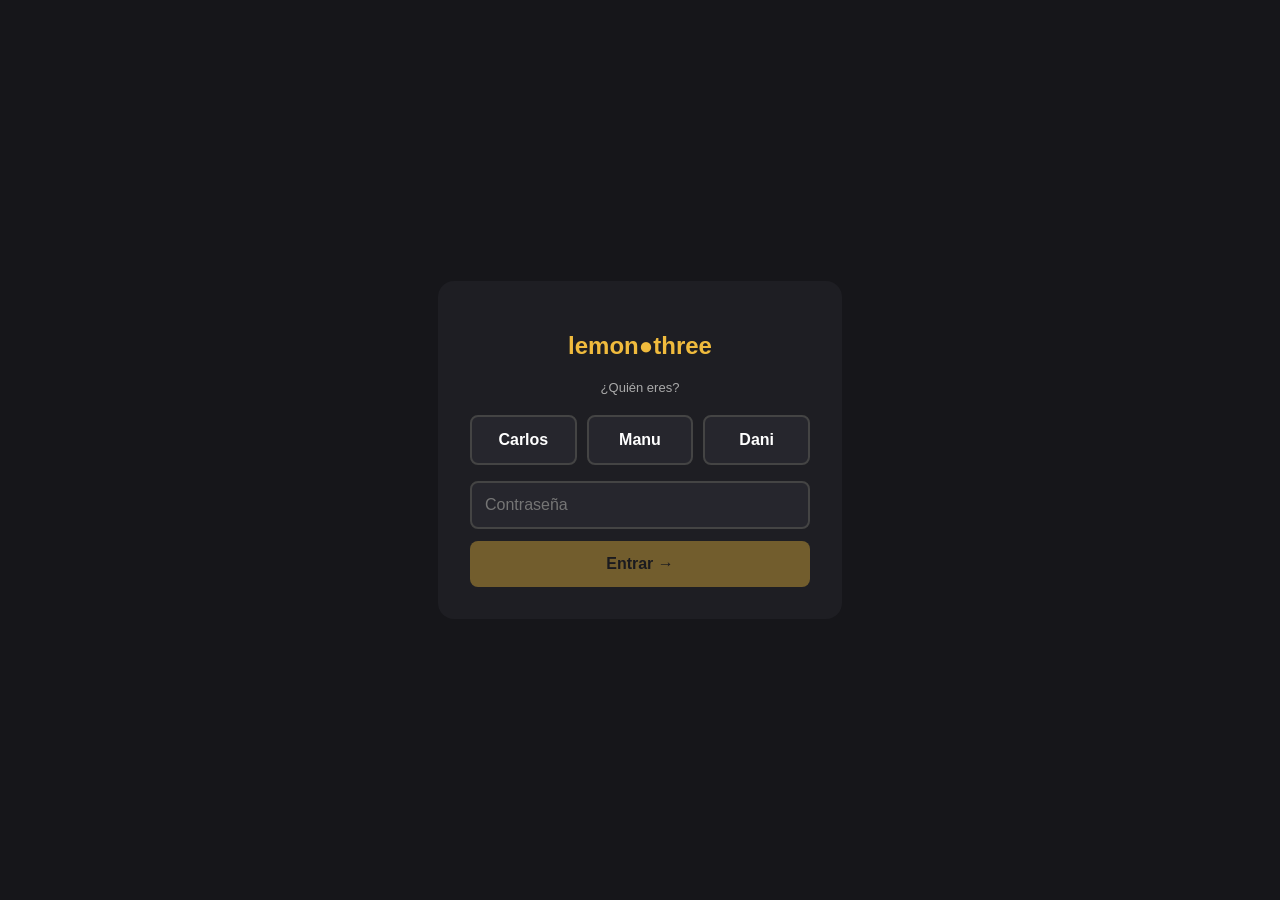
<file: test.html>
<!DOCTYPE html>
<html>
<head>
<meta charset="UTF-8"/>
<meta name="viewport" content="width=device-width,initial-scale=1"/>
<title>Test Login</title>
<style>
body{background:#16161a;color:#fff;font-family:sans-serif;display:flex;align-items:center;justify-content:center;min-height:100vh;margin:0}
.box{background:#1e1e23;padding:32px;border-radius:16px;width:340px;text-align:center}
h2{color:#F0BB3D;margin-bottom:20px}
.btns{display:flex;gap:10px;margin-bottom:16px}
button{flex:1;padding:14px;border-radius:8px;border:2px solid #444;background:#26262d;color:#fff;font-size:16px;font-weight:700;cursor:pointer}
button.sel{border-color:#F0BB3D;color:#F0BB3D;background:rgba(240,187,61,0.1)}
input{width:100%;padding:13px;border-radius:8px;border:2px solid #444;background:#26262d;color:#fff;font-size:16px;outline:none;box-sizing:border-box;margin-bottom:12px}
#entrar{width:100%;padding:14px;background:#F0BB3D;color:#16161a;border:none;border-radius:8px;font-size:16px;font-weight:800;cursor:pointer;opacity:0.4}
#msg{margin-top:12px;font-size:13px;color:#e74c3c;display:none}
#ok{margin-top:12px;font-size:14px;color:#27ae60;display:none}
</style>
</head>
<body>
<div class="box">
  <h2>lemon&#9679;three</h2>
  <p style="color:#aaa;margin-bottom:20px;font-size:13px">&#191;Qui&eacute;n eres?</p>
  <div class="btns">
    <button onclick="pick(this,'Carlos')">Carlos</button>
    <button onclick="pick(this,'Manu')">Manu</button>
    <button onclick="pick(this,'Dani')">Dani</button>
  </div>
  <input type="password" id="pwd" placeholder="Contrase&#241;a" onkeydown="if(event.key==='Enter')login()"/>
  <button id="entrar" onclick="login()">Entrar &rarr;</button>
  <div id="msg">Contrase&#241;a incorrecta</div>
  <div id="ok">&#10003; &iexcl;Acceso correcto! Usuario: <span id="who"></span></div>
</div>
<script>
var CREDS = {Carlos:'LemonCarlos123.',Manu:'LemonManu123.',Dani:'LemonDani123.'};
var sel = '';
function pick(el, name) {
  sel = name;
  document.querySelectorAll('.btns button').forEach(function(b){ b.classList.remove('sel'); });
  el.classList.add('sel');
  document.getElementById('entrar').style.opacity = '1';
  document.getElementById('entrar').disabled = false;
  document.getElementById('pwd').focus();
}
function login() {
  if (!sel) { alert('Selecciona un usuario'); return; }
  var pwd = document.getElementById('pwd').value;
  if (CREDS[sel] && pwd === CREDS[sel]) {
    document.getElementById('ok').style.display = 'block';
    document.getElementById('who').textContent = sel;
    document.getElementById('msg').style.display = 'none';
  } else {
    document.getElementById('msg').style.display = 'block';
    document.getElementById('ok').style.display = 'none';
    document.getElementById('pwd').value = '';
  }
}
</script>
</body>
</html>
</file>
<file: visual.css>
/* Lemonthree — visual workspace. Keeps original data and event contracts. */
:root{--y:#edbc42;--yh:#dfac2d;--yd:rgba(237,188,66,.15);--r:16px;--r2:10px;--tb:76px}
[data-theme=light]{--bg:#f6f7f9;--bg2:#fff;--bg3:#f1f3f6;--bg4:#e5e8ee;--tx:#222630;--tx2:#59616f;--mu:#697280;--bd:#e9ecf0;--bd2:#d8dde5;--hv:#f7f8fa;--sh:rgba(25,35,52,.07)}
[data-theme=dark]{--bg:#15171b;--bg2:#1e2127;--bg3:#282c34;--bg4:#353b45;--tx:#f2f3f5;--tx2:#b0b7c2;--mu:#9aa4b2;--bd:#303640;--bd2:#444d5a;--hv:#282d35}
button,input,select,textarea{font:inherit}button{cursor:pointer}button:focus-visible,[tabindex]:focus-visible,a:focus-visible{outline:3px solid #3e79cf;outline-offset:3px}button:disabled{cursor:wait}
.tb{padding:0 28px;gap:20px}.tb-brand{font-size:22px}.tb-dot{display:none}.tb-mid{justify-content:flex-start;padding-left:55px}.search-wrap{max-width:470px}.search-inp{padding:12px 36px;border:0;font-size:13px}.ico-btn{min-width:38px;min-height:38px;background:transparent}.add-btn{padding:12px 20px;font-size:13px}.user-chip{padding:5px 12px 5px 5px;gap:8px}.av{width:30px;height:30px;font-size:12px}.dbg{display:none}
.sb{width:238px;padding:24px 12px;position:sticky;top:var(--tb)}.sb-sec{padding:0;margin-bottom:26px}.sb-head{font-family:inherit;font-size:11px;font-weight:700;letter-spacing:1.1px;margin-bottom:10px}.sb-item,.sb-mem,.sb-cli,.sb-mon{min-height:39px;border-radius:9px;font-size:13px;padding:9px 12px;gap:12px}.sb-item.on{background:var(--yd);color:var(--tx);font-weight:700}.sb-item>span:first-child{width:21px;display:inline-flex}.sb-item svg{width:18px;height:18px}.sb-sec:nth-child(n+2){border-top:1px solid var(--bd);padding-top:20px}.main{min-width:0;padding:30px 36px 50px}.view-head{display:flex;justify-content:space-between;align-items:center;gap:18px;margin-bottom:24px}.eyebrow{text-transform:uppercase;font-size:10px;font-weight:700;letter-spacing:1.7px;color:var(--mu);margin-bottom:7px}.view-head h1{font-family:Syne,sans-serif;font-size:30px;line-height:1.2;letter-spacing:-1px}.view-head p{font-size:13px;color:var(--tx2);margin-top:9px}.view-tools{display:flex;gap:8px}.v-btn{border:1px solid var(--bd2);border-radius:9px;background:var(--bg2);color:var(--tx);padding:9px 13px;font-size:12px;min-height:38px}.v-btn.on{background:var(--tx);color:var(--bg2);border-color:var(--tx)}.v-btn.primary{background:var(--y);border-color:var(--y);color:#222630;font-weight:700}
.quickbar{display:flex;align-items:center;flex-wrap:wrap;gap:8px;margin-bottom:18px}.quickbar .v-btn{border-radius:22px}.quickbar .reset{margin-left:auto;border:0;color:var(--tx2);background:transparent}.filter-note{font-size:12px;color:var(--tx2);margin-bottom:14px}.stats{gap:14px}.sc{border-radius:12px;padding:16px}.sc-lbl,.sc-sub{font-family:inherit!important;font-size:12px!important;letter-spacing:0!important}.sc-val{font-size:27px}.fbar{padding:12px 0;gap:7px;margin-bottom:16px}.chip{font-size:11px;padding:7px 10px}.fb-label{font-family:inherit;font-size:11px;letter-spacing:0}.sh{margin:0 0 16px}.st{font-size:18px}.tbl-wrap,.card,.kb-col,.fc,.adm-card{border-color:var(--bd);box-shadow:0 3px 14px var(--sh)}.tbl-scroll th{font-family:inherit;font-size:11px;letter-spacing:0;padding:14px 12px}.tbl-scroll td{font-size:12px;padding:15px 12px}.td-name{min-width:230px!important;font-weight:600}.ib{min-width:30px;min-height:30px}.status,.pri,.cli-tag{font-size:11px;letter-spacing:0}.kb{grid-template-columns:repeat(auto-fit,minmax(245px,1fr));gap:16px}.kb-col{background:var(--bg3);border-radius:14px}.kb-hdr{padding:16px;font-size:13px}.kb-body{padding:10px}.kb-card{padding:16px;border-radius:11px;margin-bottom:10px;background:var(--bg2);border:1px solid var(--bd)}.kb-card-name{font-size:14px;line-height:1.5}.kb-empty{padding:28px;font-size:12px}
.home-hero{background:#252a31;color:white;border-radius:18px;padding:28px 30px;display:flex;align-items:center;justify-content:space-between;gap:20px;margin-bottom:22px;position:relative;overflow:hidden}.home-hero:after{content:'';width:145px;height:145px;border:30px solid rgba(237,188,66,.10);border-radius:50%;position:absolute;right:165px;top:-75px;pointer-events:none}.home-hero .eyebrow{color:#edbc42}.home-hero h2{font:700 25px Syne,sans-serif;margin-bottom:9px}.home-hero p{color:#bcc3cd;font-size:13px;max-width:520px}.home-hero .v-btn{flex-shrink:0;z-index:1}.metric-grid{display:grid;grid-template-columns:repeat(4,1fr);gap:15px;margin-bottom:25px}.metric{border:1px solid var(--bd);background:var(--bg2);border-radius:14px;padding:20px;text-align:left;color:var(--tx);position:relative;transition:transform .15s,box-shadow .15s}.metric:hover{transform:translateY(-3px);box-shadow:0 8px 24px var(--sh)}.metric-label{display:flex;align-items:center;gap:8px;font-size:12px;color:var(--tx2)}.metric-dot{width:8px;height:8px;border-radius:50%;background:var(--accent)}.metric strong{display:block;font-size:34px;font-weight:600;letter-spacing:-1px;margin:12px 0 3px}.metric small{font-size:11px;color:var(--tx2)}.home-grid{display:grid;grid-template-columns:minmax(0,1.6fr) minmax(260px,1fr);gap:22px}.panel{background:var(--bg2);border:1px solid var(--bd);border-radius:16px;overflow:hidden}.panel-head{padding:20px 22px;display:flex;justify-content:space-between;align-items:center;border-bottom:1px solid var(--bd);gap:10px}.panel-head h2{font:700 16px Syne,sans-serif}.panel-head span{font-size:11px;color:var(--mu)}.focus-row{display:flex;align-items:center;gap:14px;width:100%;border:0;border-bottom:1px solid var(--bd);background:transparent;text-align:left;color:var(--tx);padding:16px 22px}.focus-row:hover{background:var(--hv)}.focus-row:last-child{border:0}.focus-row .task-copy{flex:1;min-width:0}.task-copy strong{display:block;font-size:13px;font-weight:600;overflow-wrap:anywhere}.task-copy small{display:block;color:var(--tx2);font-size:11px;margin-top:5px}.due-pill{background:var(--bg3);border-radius:7px;padding:5px 8px;font-size:11px;white-space:nowrap}.due-pill.late{color:#bb4444;background:#bb444414}.priority-mark{height:30px;width:3px;border-radius:3px;background:var(--y);flex-shrink:0}.team-row{padding:17px 22px}.team-label{display:flex;align-items:center;justify-content:space-between;margin-bottom:9px;font-size:12px}.team-track{height:6px;background:var(--bg3);border-radius:9px;overflow:hidden}.team-fill{height:100%;background:var(--y);border-radius:9px}.team-foot{font-size:11px;color:var(--tx2);padding:4px 22px 20px}.empty-state{text-align:center;padding:40px 20px;color:var(--tx2);font-size:13px}.empty-state strong{display:block;color:var(--tx);font-size:16px;margin-bottom:6px}.task-grid{display:grid;grid-template-columns:repeat(auto-fill,minmax(265px,1fr));gap:16px}.visual-task{background:var(--bg2);border:1px solid var(--bd);border-radius:14px;padding:19px;box-shadow:0 3px 14px var(--sh)}.visual-task .task-title{display:block;text-align:left;background:none;border:0;color:var(--tx);font-weight:600;font-size:15px;line-height:1.5;margin:15px 0 9px;width:100%}.visual-task .task-title:hover{text-decoration:underline}.visual-task .task-desc{color:var(--tx2);font-size:12px;min-height:36px;margin-bottom:18px;overflow-wrap:anywhere}.task-bottom{display:flex;justify-content:space-between;gap:8px;border-top:1px solid var(--bd);padding-top:13px;align-items:center}.task-top{display:flex;justify-content:space-between;gap:8px}.task-utilities{display:flex;justify-content:flex-end;margin-top:10px;gap:4px}.mo{border-radius:20px;padding:28px}.fg{gap:17px}.fg-lbl{font-family:inherit;font-size:12px;letter-spacing:0;text-transform:none;margin-bottom:7px}.fi,.fs,.ft{padding:11px 13px;font-size:14px}.mo-title{font-size:21px;margin-bottom:24px}.mo-actions{margin-top:24px}.lc{max-width:430px;padding:42px;border:1px solid var(--bd);box-shadow:0 20px 80px var(--sh)}#loginScreen{background:radial-gradient(ellipse at 25% 20%,var(--yd),transparent 60%),var(--bg)}.lc-brand{font-size:27px}.lc-logo{margin-bottom:12px}.lc-sub{font-size:13px;line-height:1.7;margin-bottom:32px}.lc-label{font-family:inherit;font-size:12px;letter-spacing:0;text-transform:none}.lc-input{margin-bottom:20px}.tb-d{color:var(--tx2)}
@media(min-width:769px){.main{height:calc(100vh - var(--tb))}.bnav{display:none}}
@media(max-width:1100px){.main{padding:25px 22px}.sb{width:205px}.tb-mid{padding-left:0}.home-grid{grid-template-columns:1fr}.home-hero{padding:24px}.metric{padding:17px}}
@media(max-width:768px){:root{--tb:112px}.tb{height:112px;flex-wrap:wrap;gap:8px;padding:12px 16px;align-content:center}.tb-logo{flex:1}.tb-brand{font-size:19px}.tb-mid{display:flex!important;order:3;width:100%;flex:auto;padding:0}.search-wrap{max-width:none}.search-inp{padding:10px 34px}.tb-right{gap:3px}.tb-right .tb-d{display:none}.tb-right #themeBtn{display:flex}.user-chip{font-size:11px}.main{padding:23px 16px 145px}.view-head{align-items:flex-start;flex-wrap:wrap;gap:15px;margin-bottom:20px}.view-head h1{font-size:26px}.view-head p{font-size:12px}.metric-grid{grid-template-columns:repeat(2,1fr);gap:10px}.metric{padding:16px}.metric strong{font-size:29px}.home-hero{align-items:flex-start;flex-direction:column;padding:23px}.home-hero h2{font-size:23px}.home-hero:after{right:-25px;top:-20px}.home-grid{gap:18px}.focus-row{padding:15px}.panel-head{padding:18px 15px}.quickbar{gap:7px}.quickbar .v-btn{font-size:11px;min-height:38px;padding:8px 12px}.task-grid{grid-template-columns:1fr}.bnav{background:var(--bg2);border-top:1px solid var(--bd);box-shadow:0 -4px 20px var(--sh)}.bn-i{min-width:0}.bn-i .bl{font-size:10px}.bn-i .bi svg{width:21px;height:21px}.bn-i.on{color:var(--tx);background:var(--yd);border-radius:10px}.fab{background:var(--y);color:#222630;bottom:calc(var(--bn) + 16px + var(--sbi))}.mo{padding:23px 18px}.lc{padding:30px}.stats{flex-wrap:wrap}.sc{min-width:130px}.quickbar .reset{margin-left:0}}
@media(prefers-reduced-motion:reduce){*,*:before,*:after{animation:none!important;transition:none!important;scroll-behavior:auto!important}}
#statsArea:empty,#fbarArea:empty,#quickArea:empty{display:none}.sb-mem.on,.sb-cli.on,.sb-mon.on{color:var(--tx)}.home-grid{align-items:start}
/* Grouped task board */
.board-toolbar{display:flex;align-items:center;gap:12px;margin:0 0 18px;flex-wrap:wrap}.board-toolbar label{font-size:12px;color:var(--tx2)}.board-toolbar select{border:1px solid var(--bd2);background:var(--bg2);color:var(--tx);border-radius:8px;padding:9px 30px 9px 12px;font-size:13px;max-width:260px}.board-toolbar #teamImagesBtn{margin-left:auto}.group-intro{display:flex;justify-content:space-between;gap:15px;color:var(--tx2);font-size:11px;margin:6px 0 20px}.task-group{margin-bottom:25px}.group-heading{display:flex;align-items:center;gap:10px;border:0;background:transparent;color:var(--group-color);padding:0 0 11px;text-align:left}.group-heading h2{font-size:17px;font-weight:600}.group-chevron{font-size:24px;line-height:1;width:20px}.group-count{font-size:11px;color:var(--tx2);background:var(--bg3);border-radius:20px;padding:2px 9px}.group-body{border:1px solid var(--bd2);border-left:4px solid var(--group-color);border-radius:8px;overflow:hidden;background:var(--bg2)}.group-body[hidden]{display:none}.group-scroll{overflow-x:auto;scrollbar-width:thin}.group-table{width:100%;min-width:1030px;border-collapse:collapse;table-layout:fixed}.group-table th{font:500 11px 'DM Sans',sans-serif;letter-spacing:0;text-transform:none;color:var(--tx2);text-align:left;background:var(--bg3);height:34px;padding:8px 12px;border-bottom:1px solid var(--bd2);border-right:1px solid var(--bd)}.group-table th:first-child{width:29%}.group-table th:nth-child(2){width:15%}.group-table th:nth-child(3){width:13%}.group-table th:nth-child(4){width:13%}.group-table th:nth-child(5){width:8%}.group-table th:nth-child(6){width:8%}.group-table th:nth-child(7){width:9%}.group-table th:nth-child(8){width:8%}.group-table td{font-size:12px;padding:8px 10px;height:55px;border-right:1px solid var(--bd);border-bottom:1px solid var(--bd);white-space:normal}.group-table td:first-child{padding-left:14px}.row-task{font-size:13px;color:var(--tx);background:none;border:0;text-align:left;line-height:1.45;font-weight:500;overflow-wrap:anywhere}.row-task:hover{text-decoration:underline}.row-block{display:block;color:#b14a53;font-size:10px;margin-top:4px;overflow-wrap:anywhere}.person-button{display:inline-flex;align-items:center;gap:8px;color:var(--tx);font-size:12px;background:transparent;border:1px solid transparent;border-radius:7px;padding:3px;max-width:100%;text-align:left;line-height:1.3}.person-button:hover:not(.static){border-color:var(--bd2);background:var(--hv)}.person-button>span:last-child{overflow-wrap:anywhere}.person-avatar{display:inline-flex;align-items:center;justify-content:center;background:#ebbd46;color:#393743;border:2px solid var(--bg2);box-shadow:0 0 0 1px var(--bd2);border-radius:50%;height:29px;width:29px;flex-shrink:0;font-size:11px;font-weight:700;overflow:hidden}.person-avatar img,.has-photo img{height:100%;width:100%;object-fit:cover;display:block}.has-photo{overflow:hidden}.group-status{background:var(--group-color);color:#fff;border:0;border-radius:5px;min-height:32px;width:100%;font-size:11px;font-weight:600;padding:5px 7px;cursor:pointer}.group-status option{background:var(--bg2);color:var(--tx)}.group-status:disabled{opacity:.55}.client-cell{background:var(--bg3);border:0;padding:4px 7px;border-radius:5px;font-size:11px;color:var(--tx2);text-align:left}.group-add{display:block;text-align:left;border:0;background:transparent;color:var(--tx2);width:100%;font-size:12px;padding:11px 16px}.group-add:hover{background:var(--hv);color:var(--tx)}.group-empty{color:var(--mu);font-size:11px;padding:13px 16px;border-bottom:1px solid var(--bd)}.group-table .pri{font-size:10px}.group-table .rel-badge{display:block;width:fit-content;margin:3px 0 0}.group-table .ib{min-width:27px;width:27px}.brand-real{max-width:205px;width:auto;max-height:48px;object-fit:contain;background:white;padding:5px 9px;border-radius:5px}.lc-logo .brand-real{max-width:100%;max-height:70px;width:100%}.media-note{font-size:13px;color:var(--tx2);line-height:1.7;margin-bottom:20px}.media-logo-block{background:var(--bg3);padding:18px;border-radius:12px;margin-bottom:24px}.media-logo-block h3,#mediaContent>h3{font-size:14px;margin-bottom:12px}.logo-preview{background:white;border-radius:8px;min-height:72px;padding:12px;display:flex;align-items:center;justify-content:center;margin-bottom:12px;color:#555;font-size:12px}.logo-preview img{max-width:100%;max-height:85px}.upload-label{display:inline-flex;cursor:pointer;align-items:center}.upload-label input{position:absolute;width:1px;height:1px;opacity:0}.upload-label:focus-within{outline:3px solid #3e79cf;outline-offset:2px}.media-hint{font-size:11px;line-height:1.6;color:var(--tx2);margin-top:12px}.media-people{display:flex;flex-direction:column;gap:10px}.media-person{display:flex;align-items:center;gap:10px;border-bottom:1px solid var(--bd);padding:8px 0 14px}.media-person strong{flex:1;min-width:0;font-size:13px;overflow-wrap:anywhere}.media-person .person-avatar{height:40px;width:40px}.media-person .v-btn{font-size:11px;padding:8px}.media-footer{display:flex;flex-wrap:wrap;gap:10px;margin-top:24px}#mediaOv .mo{max-width:620px}#mediaOv{z-index:1200}.pop-opt{gap:10px}.group-table td:last-child{white-space:nowrap}.group-table th:first-child,.group-table td:first-child{position:sticky;left:0;z-index:1;background:var(--bg2)}.group-table th:first-child{background:var(--bg3)}
@media(max-width:768px){.brand-real{max-width:158px;max-height:38px}.tb{gap:5px}.tb-right{gap:2px}.user-chip #userLbl{display:none}.user-chip{padding:3px}.board-toolbar #teamImagesBtn{margin-left:0}.group-intro{flex-direction:column;gap:4px}.group-heading h2{font-size:16px}.group-table{min-width:1020px}.group-table th:first-child,.group-table td:first-child{position:static}.view-tools{flex-wrap:wrap}.media-person{flex-wrap:wrap}.media-person .person-avatar{width:32px;height:32px}}
/* Opportunities CRM */
.ms-dot{display:none!important}#f-ms{display:none}.fg2[hidden]{display:none!important}.crm-bar{display:flex;align-items:center;gap:10px;margin-bottom:22px}.crm-bar>div{flex:1}.crm-bar h2{font-size:18px}.crm-bar p{color:var(--tx2);font-size:12px;margin-top:6px}.crm-kpis{display:grid;grid-template-columns:repeat(4,minmax(0,1fr));gap:14px}.crm-kpis>div{border:1px solid var(--bd);background:var(--bg2);padding:20px;border-radius:14px}.crm-kpis span{display:block;color:var(--tx2);font-size:12px}.crm-kpis strong{display:block;font-size:27px;letter-spacing:-.6px;margin:10px 0}.crm-kpis small{font-size:11px;color:var(--tx2)}.crm-kpi-note{font-size:11px;line-height:1.7;color:var(--tx2);margin:12px 0 23px}.crm-kpi-note b{color:#b17913}.crm-filters{display:flex;align-items:flex-end;gap:10px;flex-wrap:wrap;padding:17px;background:var(--bg2);border:1px solid var(--bd);border-radius:12px}.crm-filters label{font-size:11px;color:var(--tx2);display:flex;flex-direction:column;gap:6px;flex:1;min-width:145px}.crm-filters select{border:1px solid var(--bd2);border-radius:7px;background:var(--bg2);color:var(--tx);font-size:12px;padding:9px;min-height:38px;width:100%}.crm-results{font-size:11px;color:var(--tx2);margin:20px 0 14px}.crm-grid{display:grid;grid-template-columns:repeat(auto-fill,minmax(290px,1fr));gap:18px}.crm-card{border:1px solid var(--bd);border-top:3px solid var(--stage);border-radius:13px;padding:20px;background:var(--bg2);min-width:0}.crm-card-top{display:flex;justify-content:space-between;align-items:center;margin-bottom:9px}.crm-stage{font-size:11px;color:var(--stage);font-weight:600}.crm-title{border:0;background:none;color:var(--tx);text-align:left;font-size:18px;font-weight:600;line-height:1.4}.crm-title:hover{text-decoration:underline}.crm-contact{font-size:12px;color:var(--tx2);margin:4px 0 16px}.crm-source{background:var(--bg3);padding:9px 11px;border-radius:8px;font-size:11px}.crm-source>span{color:var(--tx2);margin-right:8px}.crm-source small{display:block;color:var(--tx2);margin-top:4px;overflow-wrap:anywhere}.crm-value{padding:16px 0;border-bottom:1px solid var(--bd)}.crm-value strong{font-size:25px;display:block;letter-spacing:-.5px}.crm-value span{font-size:11px;color:var(--tx2);display:block;margin:3px 0 6px}.crm-value small{font-size:11px;color:var(--tx2)}.crm-next{padding:13px 11px;border-radius:8px;margin:13px 0;background:var(--bg3)}.crm-next>span,.crm-update-preview>span{display:block;font-size:10px;color:var(--tx2);margin-bottom:6px;text-transform:uppercase;letter-spacing:.6px}.crm-next strong{display:block;font-size:12px}.crm-next small{display:block;font-size:11px;margin-top:5px;color:var(--tx2)}.crm-next.needs-action{background:#cf526010;border:1px solid #cf526033}.crm-next.needs-action small{color:#bb3e4e}.crm-update-preview{font-size:12px;min-height:80px}.crm-update-preview p{line-height:1.5;overflow-wrap:anywhere}.crm-update-preview small{color:var(--tx2);font-size:10px;display:block;margin-top:5px}.crm-card-bottom{display:flex;align-items:center;justify-content:space-between;gap:8px;border-top:1px solid var(--bd);padding-top:12px;margin-top:10px}.crm-card-bottom .v-btn{font-size:11px}.crm-form-section{border-top:1px solid var(--bd);padding-top:18px;margin-top:5px}.crm-form-section h3{font-size:14px}.crm-form-section p{font-size:11px;color:var(--tx2);margin-top:6px}#leadOv .mo{max-width:660px!important}#crmCalculation{background:var(--yd);padding:14px;border-radius:8px;font-size:12px}#crmCalculation strong,#crmCalculation span{display:block}#crmCalculation span{margin-top:5px;color:var(--tx2);font-size:11px}.crm-detail{max-width:650px}.crm-detail-summary{background:var(--bg3);padding:16px;border-radius:10px;font-size:12px;line-height:1.7}.crm-detail-summary p{margin-bottom:7px;overflow-wrap:anywhere}.crm-context{white-space:normal}.crm-history-head{display:flex;align-items:center;justify-content:space-between;margin:22px 0 10px}.crm-history-head h3{font-size:15px}#crmHistory{max-height:300px;overflow:auto;padding:5px 0;margin-bottom:20px;font-size:12px;color:var(--tx2)}.crm-history-item{border-left:2px solid var(--bd2);margin:0 0 16px 12px;padding:0 12px 12px}.crm-history-item>div{display:flex;align-items:center;gap:8px;font-size:11px}.crm-history-item time{margin-left:auto;color:var(--tx2);font-size:10px}.crm-history-item p{font-size:13px;line-height:1.65;color:var(--tx);padding-top:8px;overflow-wrap:anywhere}.crm-update-actions{display:flex;align-items:center;justify-content:space-between;margin-top:12px;gap:12px}.crm-update-actions span{font-size:11px;color:var(--tx2)}#crmDetail{z-index:1100}
@media(max-width:1100px){.crm-kpis{grid-template-columns:repeat(2,minmax(0,1fr))}}
@media(max-width:768px){.crm-bar{flex-wrap:wrap}.crm-bar>div{flex-basis:100%}.crm-kpis{gap:10px}.crm-kpis>div{padding:14px}.crm-kpis strong{font-size:23px}.crm-grid{grid-template-columns:1fr}.crm-filters{padding:12px}.crm-filters label{min-width:125px}.crm-card{padding:17px}.crm-history-item time{max-width:95px}.crm-update-actions{align-items:flex-start}.crm-update-actions .v-btn{flex-shrink:0}}
.member-help{font-size:12px;color:var(--tx2);line-height:1.6;margin-bottom:14px}.member-row{display:flex;align-items:center;gap:10px;padding:13px 0;border-bottom:1px solid var(--bd)}.member-row>div{flex:1}.member-row strong{display:block;font-size:13px}.member-row small{display:block;font-size:11px;color:var(--tx2);margin-top:3px}#memberManage{z-index:1150}#memberManageName{font-size:18px;font-weight:600;margin-bottom:20px}#memberManage .fg-lbl{margin-top:16px}#memberResult{font-size:12px;line-height:1.6;margin-top:15px;color:var(--tx2)}
#app[data-view=leads] .sb-sec:nth-child(n+2){display:none}

.member-delete{color:#b42338!important;background:#fff1f3!important;border:1px solid #efbcc5!important}.member-row{flex-wrap:wrap}.member-row>div{min-width:100px}.member-delete:hover{background:#ffe1e7!important}
</file>
